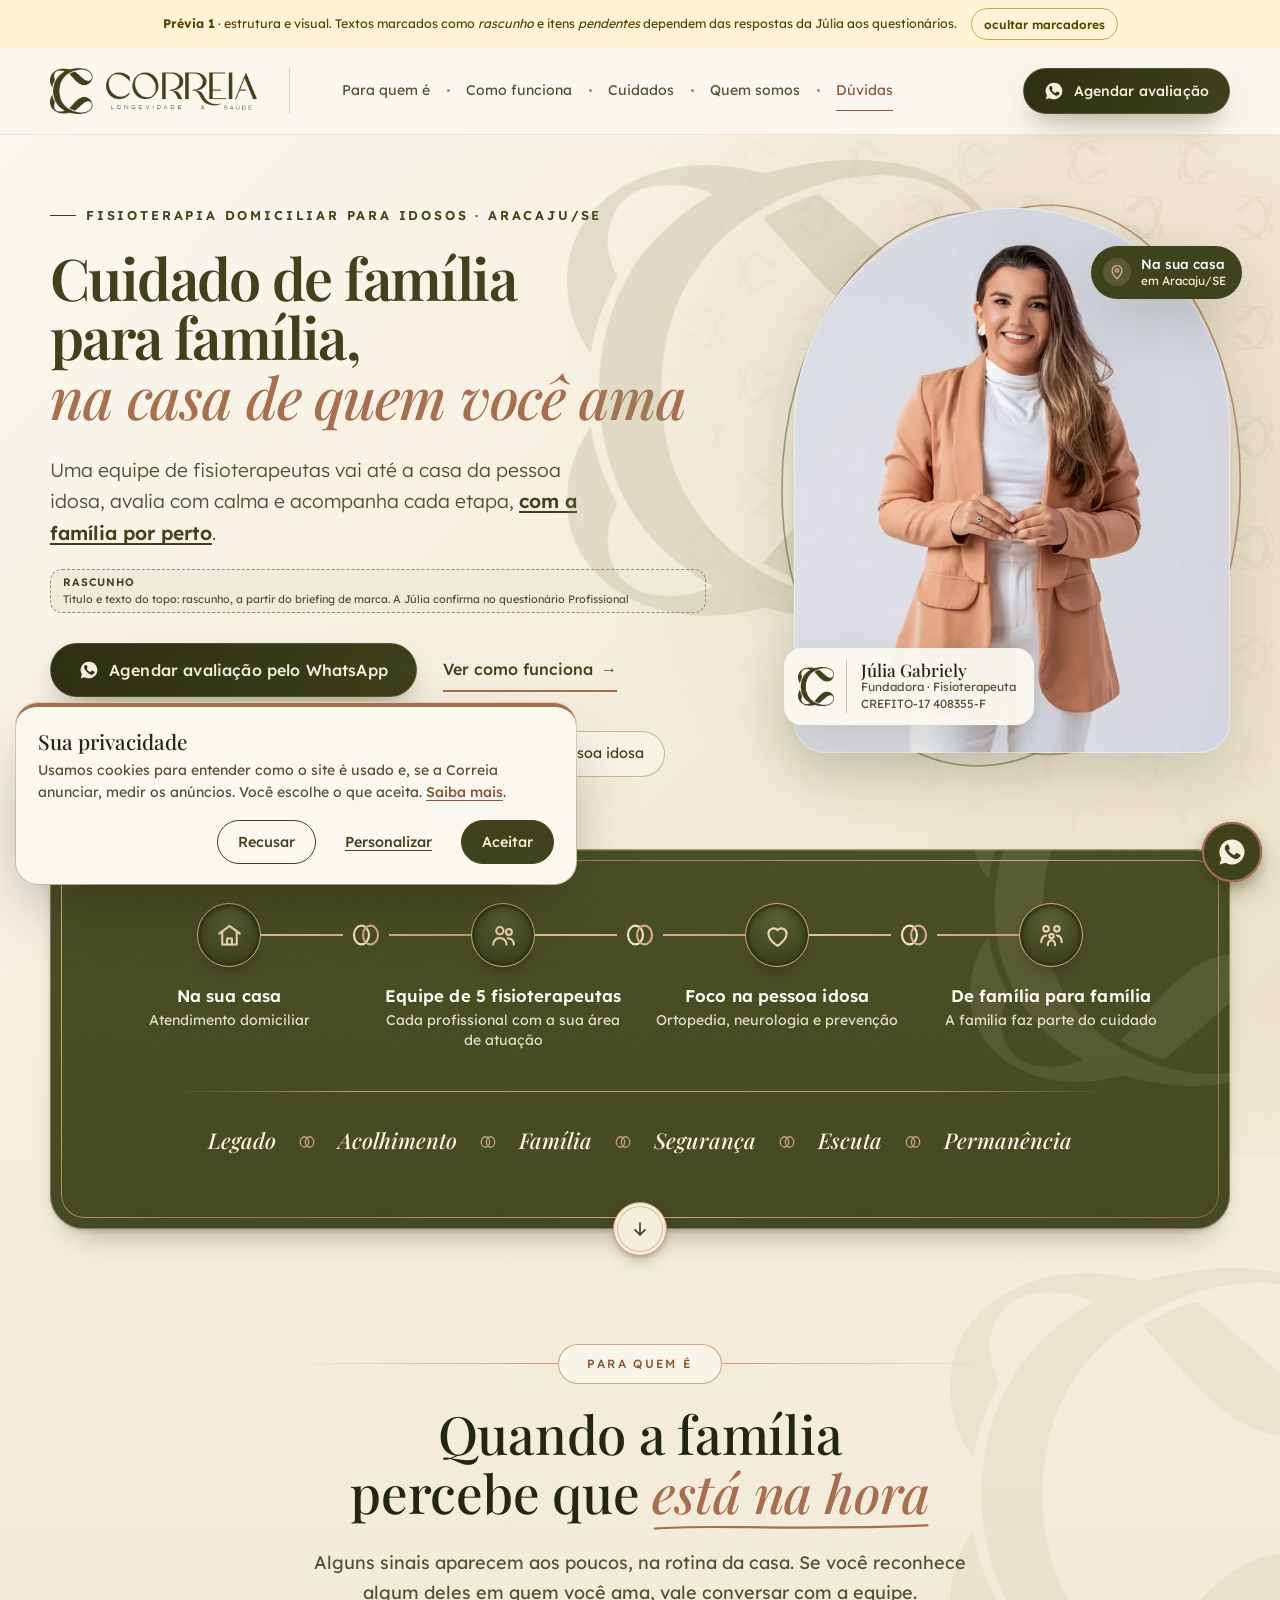
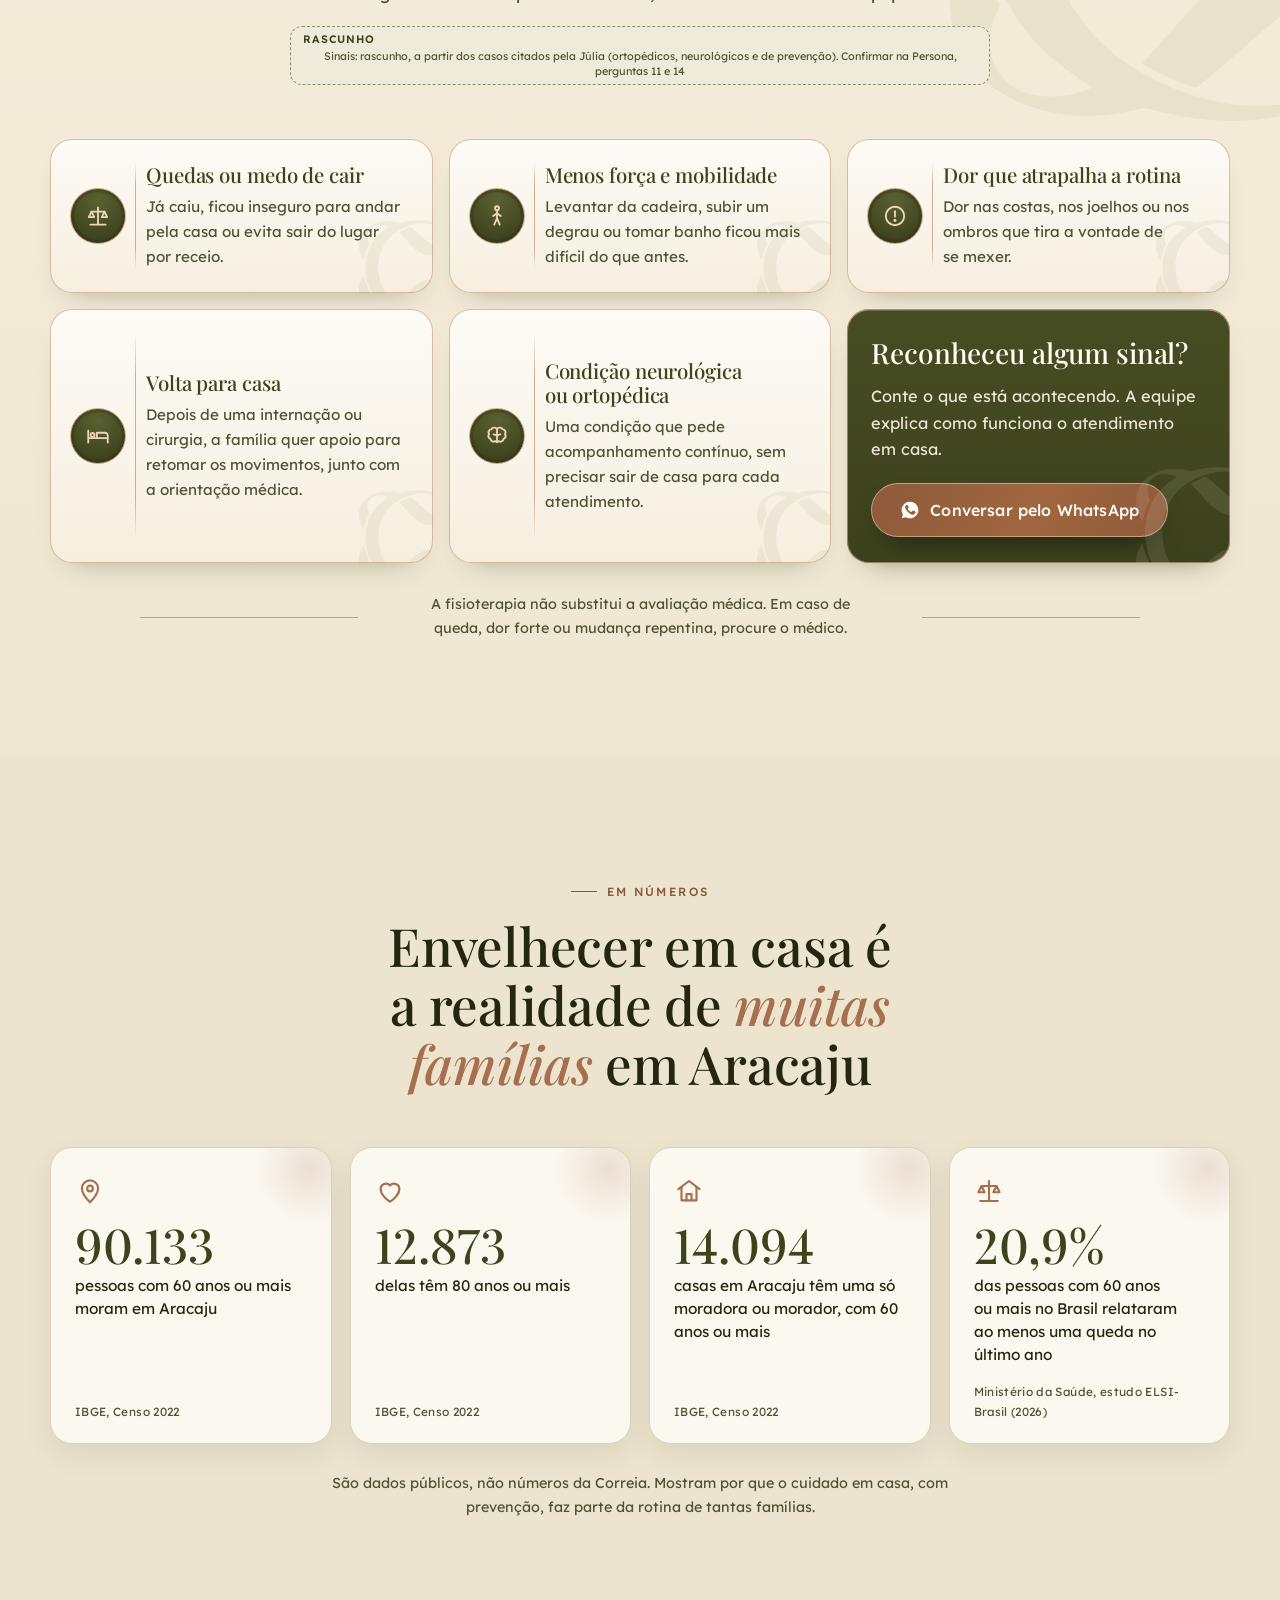
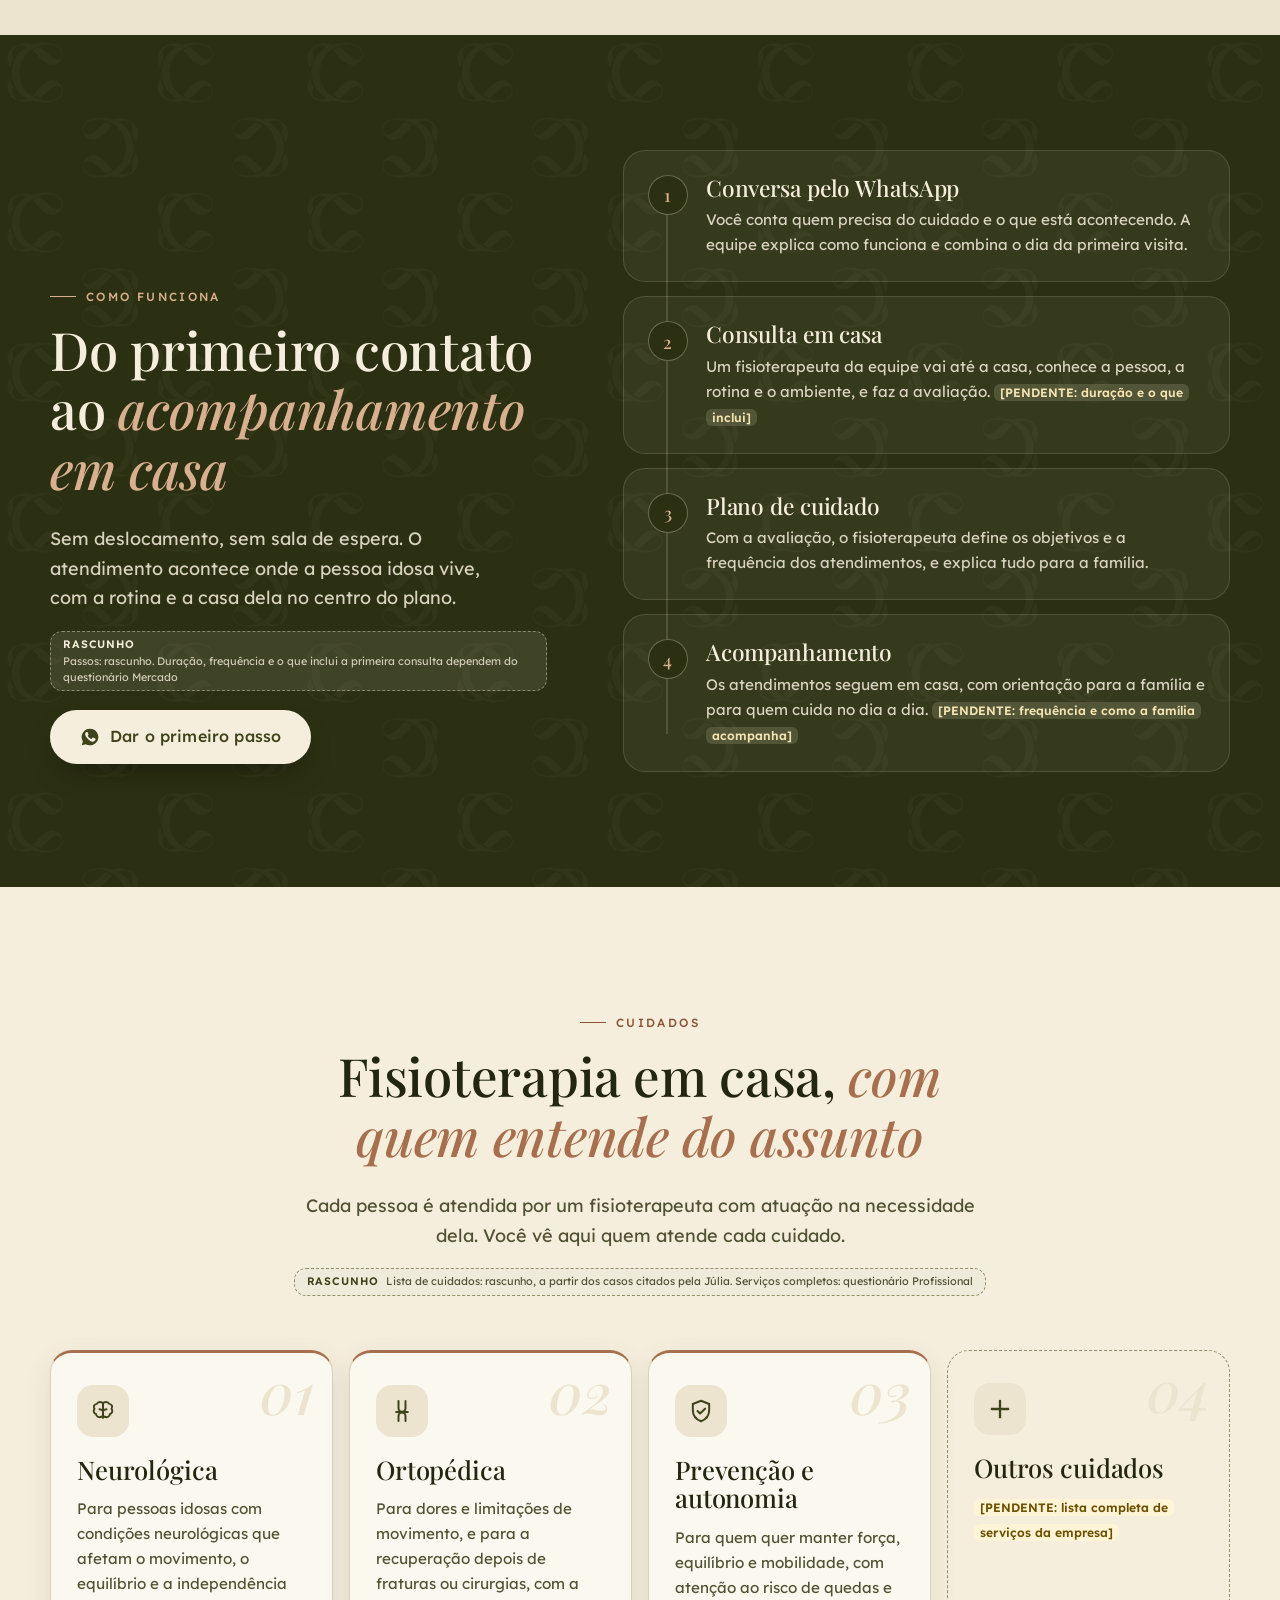
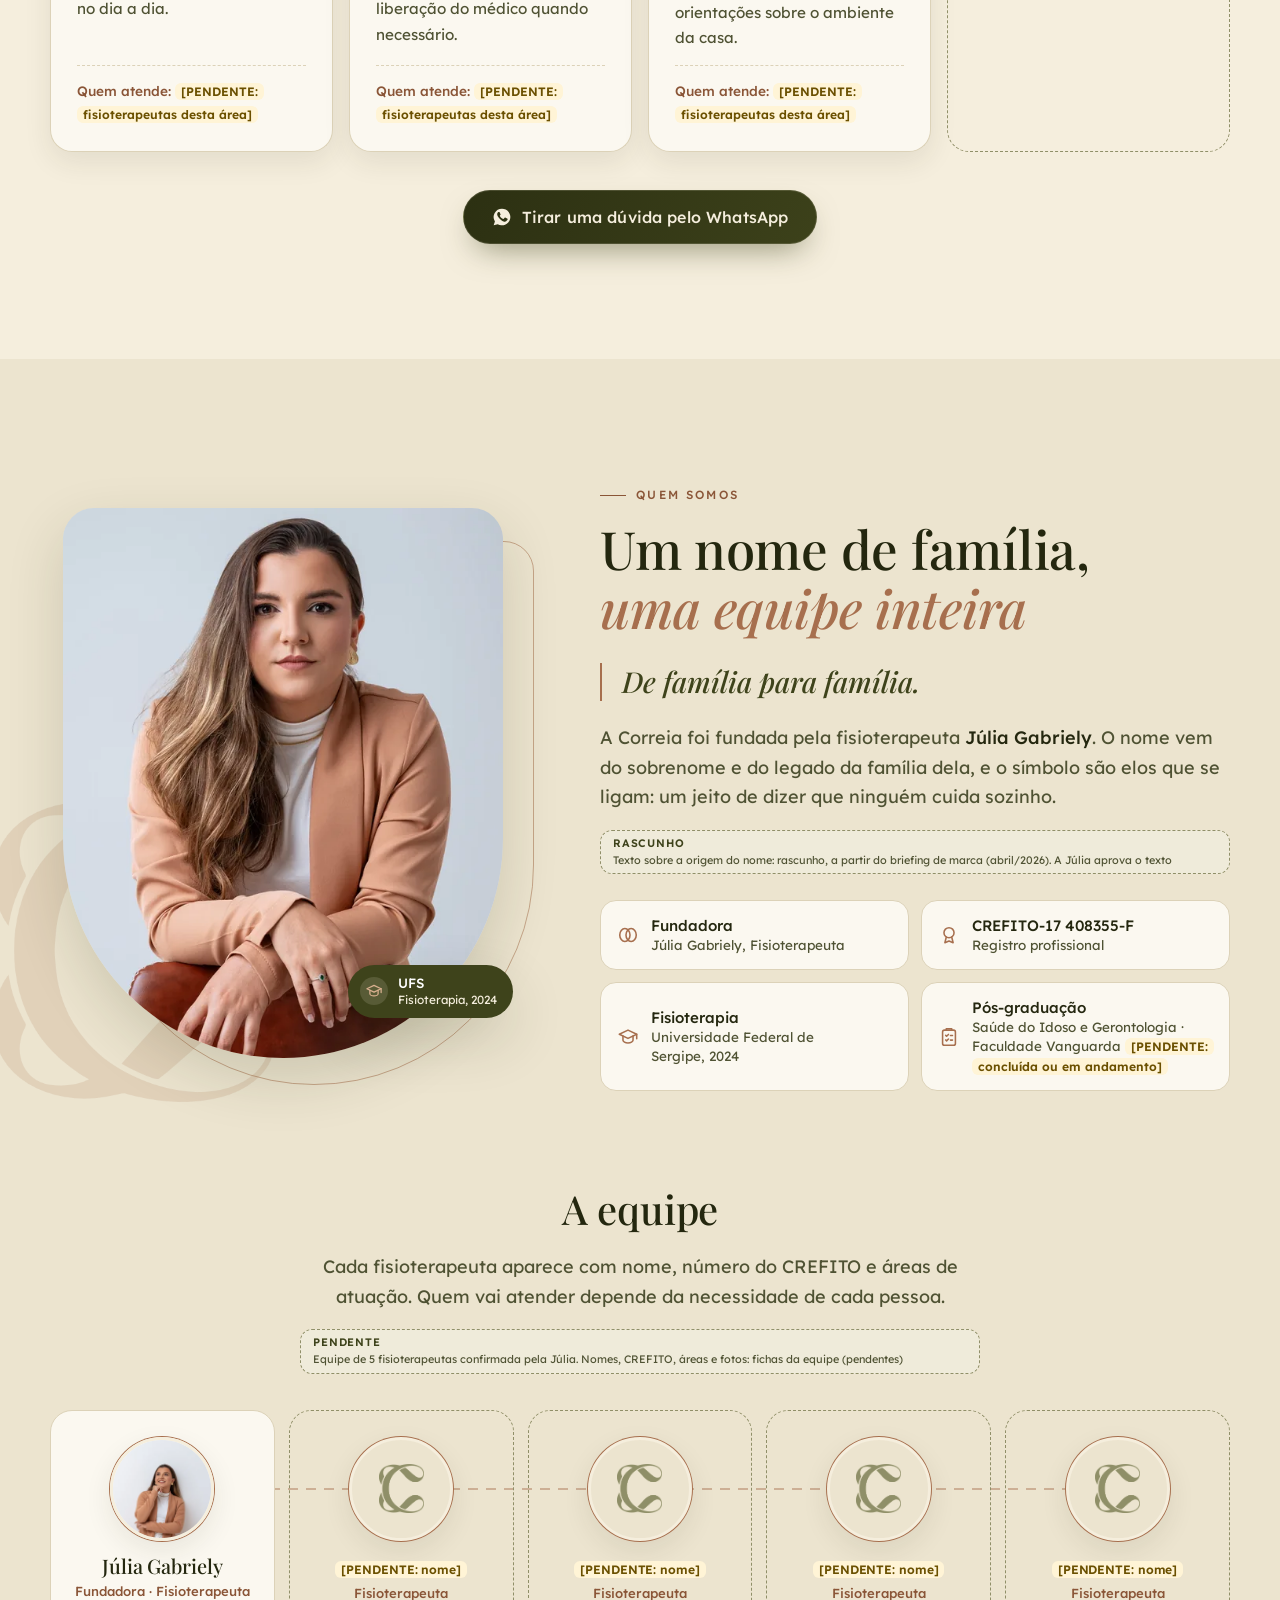
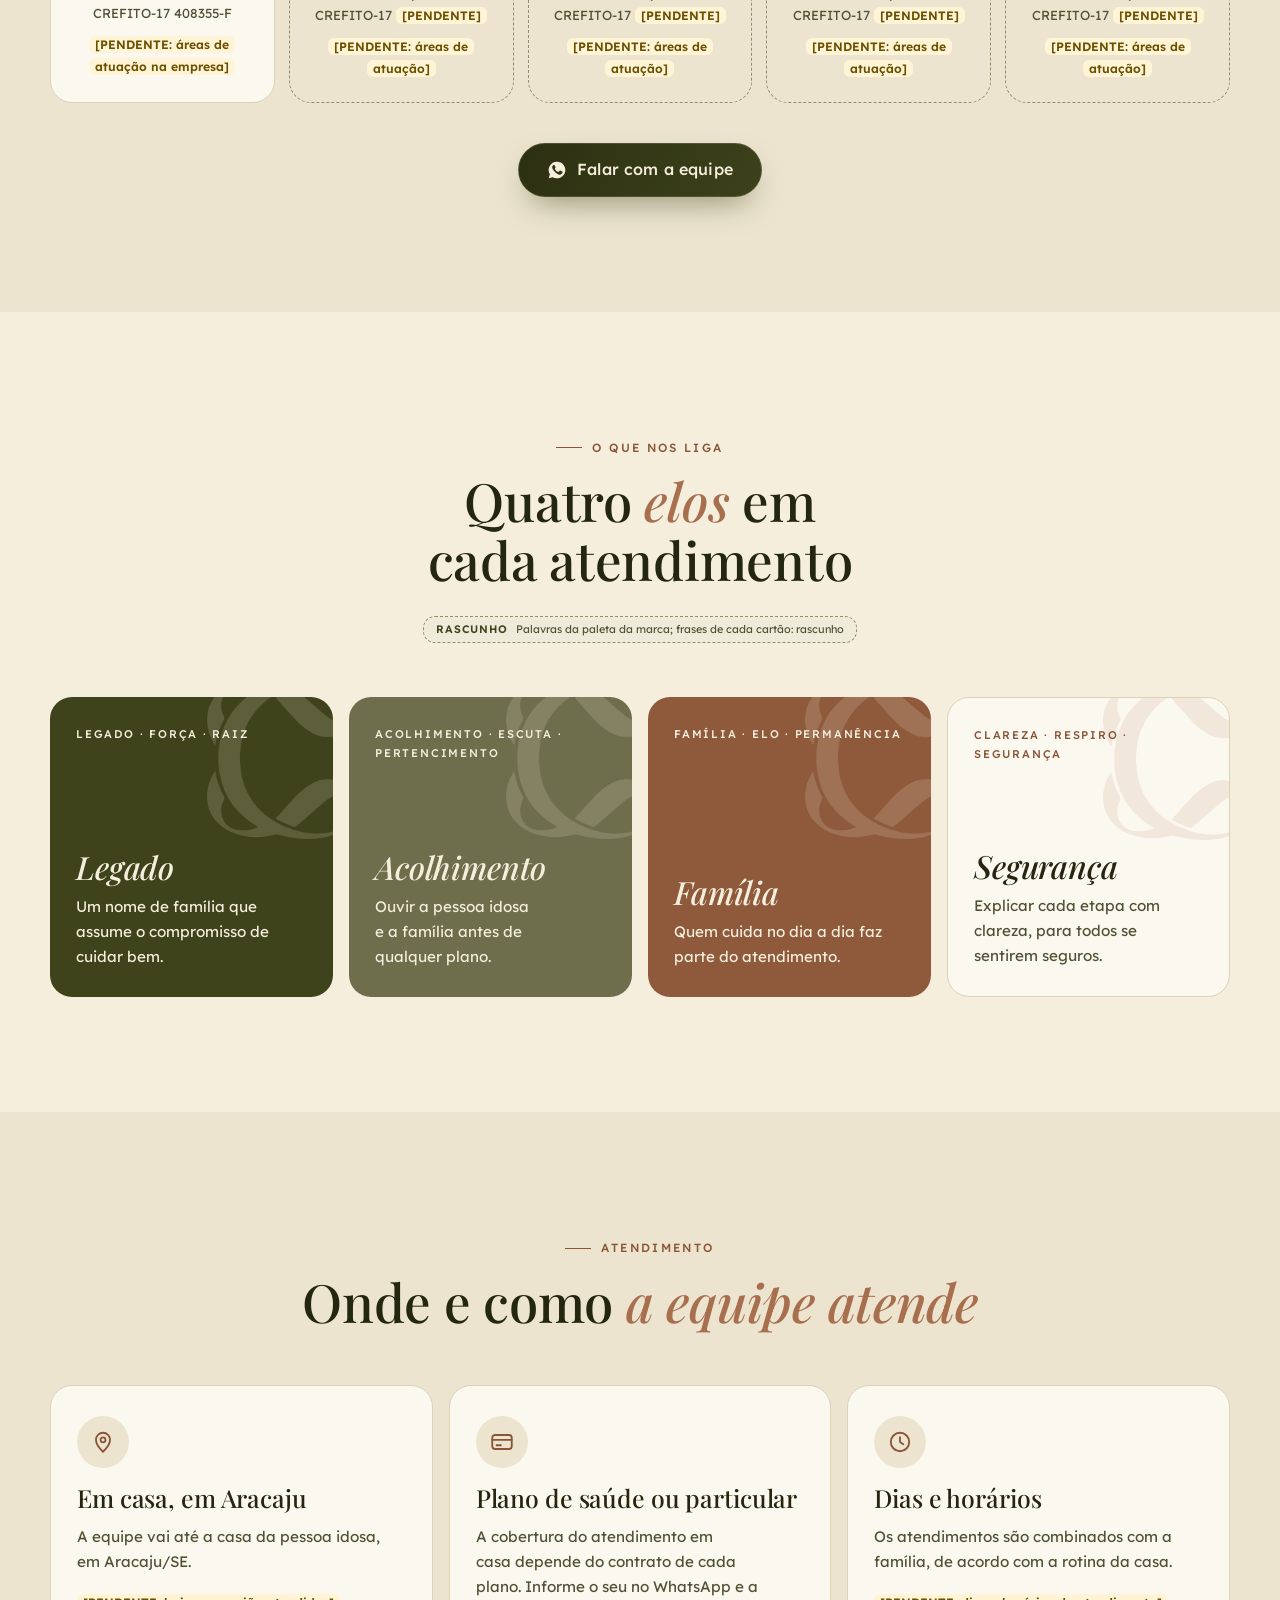
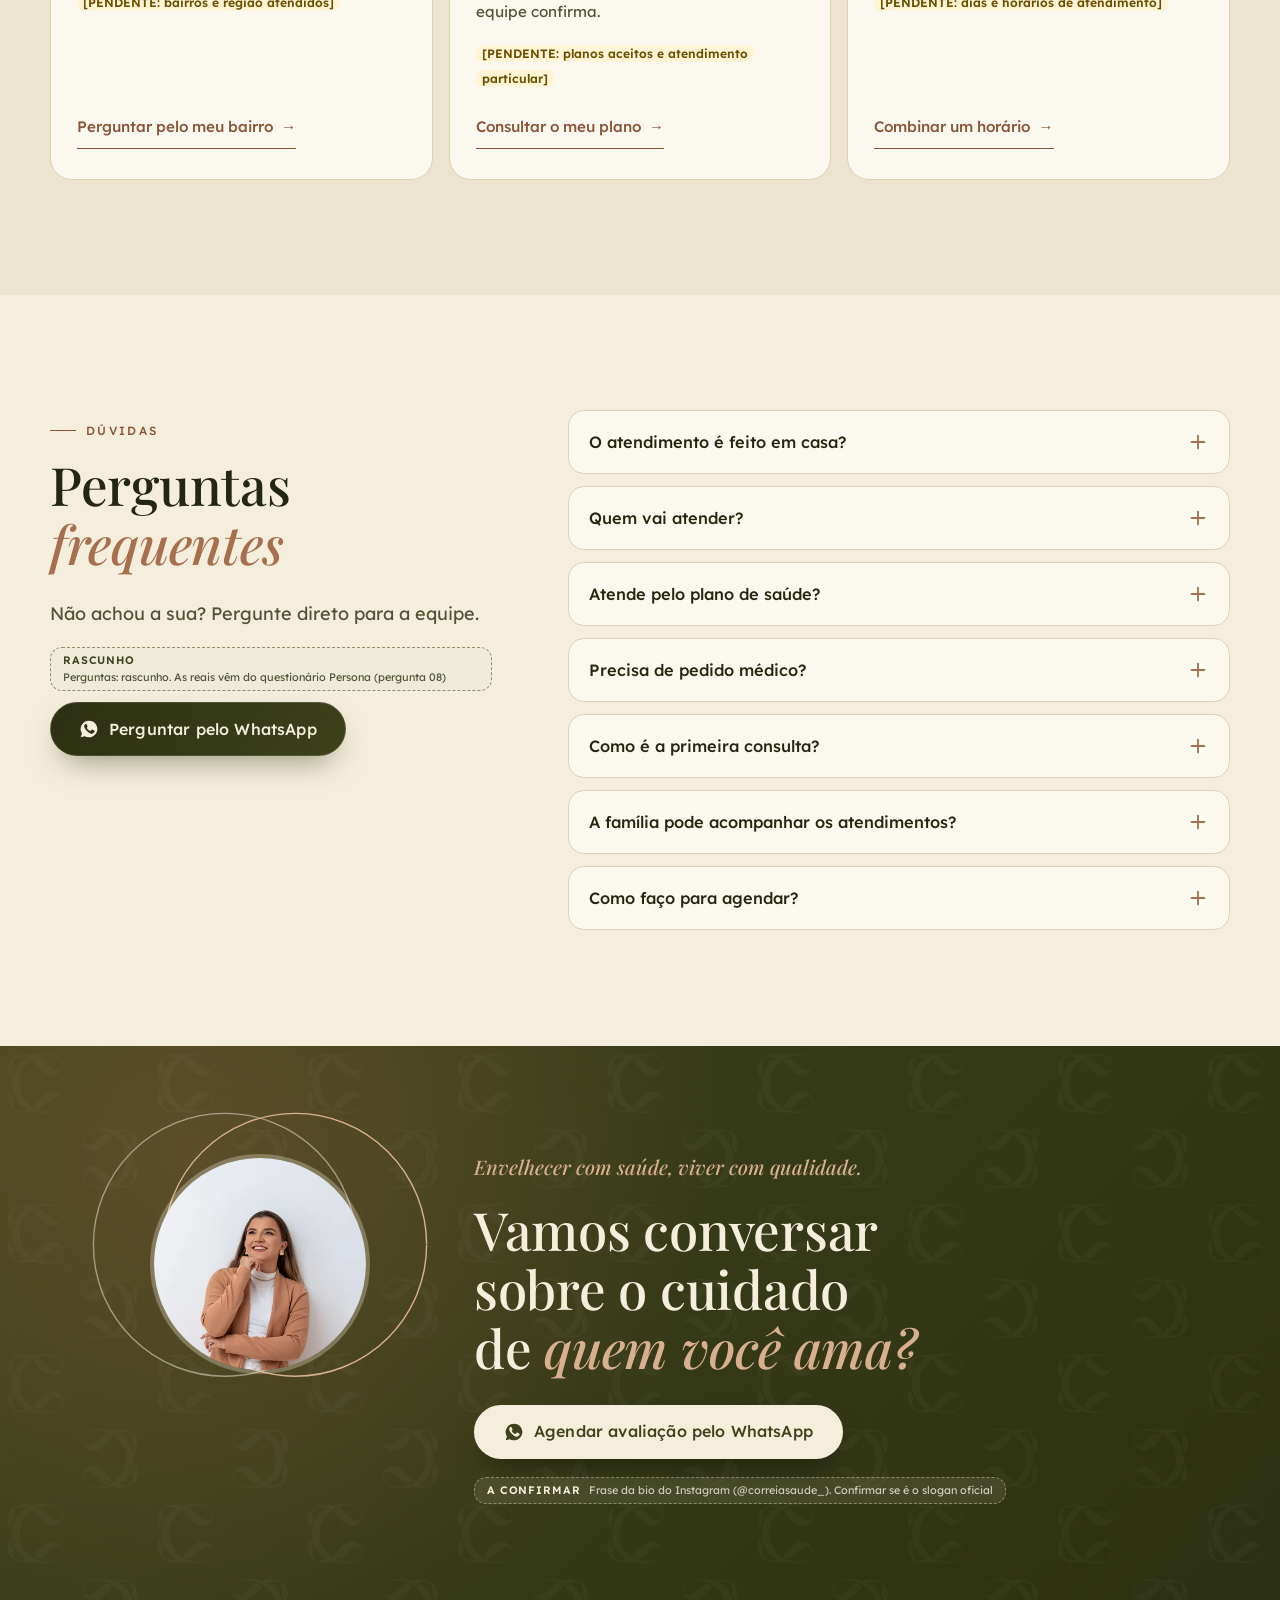
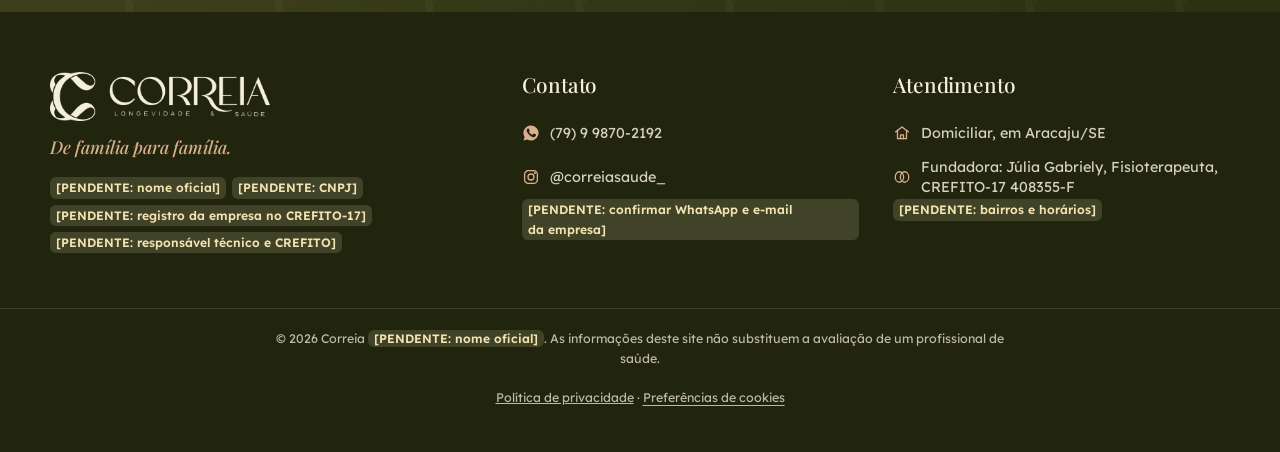
<file: index.html>
<!doctype html>
<html lang="pt-BR">
<head>
    <meta charset="utf-8">
    <meta name="viewport" content="width=device-width, initial-scale=1, viewport-fit=cover">

    <!-- Consentimento (LGPD): tudo começa NEGADO e só muda quando a pessoa escolhe no aviso de cookies.
         Precisa vir ANTES do Google Tag Manager. Se a pessoa já escolheu numa visita anterior, a escolha salva
         (localStorage "correia_consent") é reaplicada aqui, antes de qualquer tag rodar. O aviso fica no consent.js. -->
    <script>
        window.dataLayer = window.dataLayer || [];
        function gtag() { dataLayer.push(arguments); }
        gtag("consent", "default", {
            ad_storage: "denied", ad_user_data: "denied", ad_personalization: "denied",
            analytics_storage: "denied", wait_for_update: 500
        });
        gtag("set", "ads_data_redaction", true);
        (function () {
            try {
                var c = JSON.parse(localStorage.getItem("correia_consent") || "null");
                if (c && c.v === 1) {
                    gtag("consent", "update", {
                        analytics_storage: c.a ? "granted" : "denied",
                        ad_storage: c.m ? "granted" : "denied",
                        ad_user_data: c.m ? "granted" : "denied",
                        ad_personalization: c.m ? "granted" : "denied"
                    });
                    dataLayer.push({ event: "consent_update", consent_analytics: !!c.a, consent_marketing: !!c.m });
                }
            } catch (e) { }
        })();
    </script>
    <!-- Google Tag Manager (contêiner do gestor de tráfego). GA4, Meta Pixel e Microsoft Clarity são configurados no
         painel do GTM, nunca direto no código, para não duplicar.
         PENDENTE: o gestor de tráfego envia o ID (GTM-XXXXXXX). Enquanto GTM_ID estiver vazio, nada é carregado.
         Quando preencher, preencha também o ID no <noscript> logo depois do <body>. -->
    <script>(function (w, d, s, l, i) {
            if (!i) return;
            w[l] = w[l] || []; w[l].push({ "gtm.start": new Date().getTime(), event: "gtm.js" }); var f = d.getElementsByTagName(s)[0],
                j = d.createElement(s), dl = l != "dataLayer" ? "&l=" + l : ""; j.async = true; j.src =
                    "https://www.googletagmanager.com/gtm.js?id=" + i + dl; f.parentNode.insertBefore(j, f);
        })(window, document, "script", "dataLayer", "" /* GTM_ID */);</script>
    <!-- Fim do Google Tag Manager -->

    <!-- PRÉVIA: enquanto não houver aprovação final, a página fica fora dos buscadores. -->
    <meta name="robots" content="noindex, nofollow">

    <!-- PENDENTE: nome oficial da empresa. "Correia" é a parte comum às quatro versões em uso. -->
    <title>Correia | Fisioterapia domiciliar para idosos em Aracaju</title>
    <meta name="description" content="Fisioterapia em casa para pessoas idosas em Aracaju/SE, com uma equipe de fisioterapeutas. Fundada por Júlia Gabriely, Fisioterapeuta (CREFITO-17 408355-F).">
    <meta name="theme-color" content="#3E431B">

    <!-- Contato: o script lê daqui. WhatsApp só com dígitos (DDI + DDD + número).
         PENDENTE: confirmar com a Júlia qual número vale para a empresa. -->
    <meta name="whatsapp-number" content="5579998702192">
    <meta name="instagram-url" content="https://www.instagram.com/correiasaude_/">

    <!-- Dados para o Google (ld+json, canonical, og:*): entram na prévia 2, com nome oficial, CNPJ, região e domínio. -->

    <link rel="icon" href="assets/marca/favicon.png" type="image/png">
    <link rel="apple-touch-icon" href="assets/marca/apple-touch-icon.png">
    <link rel="preconnect" href="https://fonts.googleapis.com">
    <link rel="preconnect" href="https://fonts.gstatic.com" crossorigin>
    <!-- Fontes equivalentes, até chegarem os nomes e arquivos das fontes da marca (PENDENTE). -->
    <link href="https://fonts.googleapis.com/css2?family=Lexend:wght@300;400;500;600&family=Playfair+Display:ital,wght@0,500;0,600;1,500;1,600&display=swap" rel="stylesheet">
    <link rel="preload" as="image" href="assets/fundadora/julia-topo-960.webp" imagesrcset="assets/fundadora/julia-topo-560.webp 560w, assets/fundadora/julia-topo-960.webp 960w" imagesizes="(min-width: 1024px) 460px, 86vw">
    <link rel="stylesheet" href="styles.css?v=20261127-11">
</head>
<body>
<!-- GTM (noscript): PENDENTE o ID do gestor de tráfego. Quando existir, troque por:
     <noscript><iframe src="https://www.googletagmanager.com/ns.html?id=GTM-XXXXXXX" height="0" width="0" style="display:none;visibility:hidden"></iframe></noscript> -->

<!-- Ícones (um único sprite, sem bibliotecas externas). -->
<svg width="0" height="0" style="position:absolute" aria-hidden="true">
    <symbol id="i-x" viewBox="0 0 24 24"><path fill="none" stroke="currentColor" stroke-width="1.8" stroke-linecap="round" d="M6 6l12 12M18 6 6 18"/></symbol>
    <symbol id="i-check" viewBox="0 0 24 24"><path fill="none" stroke="currentColor" stroke-width="2" stroke-linecap="round" stroke-linejoin="round" d="m5 12.5 4.5 4.5L19 7.5"/></symbol>
    <symbol id="i-whatsapp" viewBox="0 0 24 24"><path fill="currentColor" d="M12 2a10 10 0 0 0-8.5 15.3L2 22l4.9-1.4A10 10 0 1 0 12 2Zm5.7 14.2c-.2.7-1.4 1.3-2 1.4-.5 0-1.1.1-1.8-.2-3.8-1.4-6.3-5.3-6.5-5.6-.1-.2-1.2-1.6-1.2-3 0-1.5.8-2.2 1-2.5.3-.3.6-.3.8-.3h.6c.2 0 .4 0 .7.5l.9 2.2c.1.2.1.3 0 .5l-.7 1c-.1.2-.3.3-.1.6.2.3.8 1.2 1.6 2 1.1 1 2.1 1.3 2.4 1.5.3.1.5.1.7-.1l1.1-1.3c.2-.3.4-.3.7-.2l2.2 1.1c.3.2.5.2.6.4.1.1.1.7-.2 1.4Z"/></symbol>
    <symbol id="i-casa" viewBox="0 0 24 24"><g fill="none" stroke="currentColor" stroke-width="1.7" stroke-linecap="round" stroke-linejoin="round"><path d="M3.5 10.5 12 4l8.5 6.5"/><path d="M6 9v10.5h12V9"/><path d="M10 19.5v-5h4v5"/></g></symbol>
    <symbol id="i-cartao" viewBox="0 0 24 24"><g fill="none" stroke="currentColor" stroke-width="1.7" stroke-linecap="round"><rect x="3" y="5.5" width="18" height="13" rx="2.5"/><path d="M3 10h18M7 15h4"/></g></symbol>
    <symbol id="i-maos" viewBox="0 0 24 24"><g fill="none" stroke="currentColor" stroke-width="1.7" stroke-linecap="round" stroke-linejoin="round"><path d="M12 20.5s-7.5-4.6-7.5-10A4.3 4.3 0 0 1 12 7.6a4.3 4.3 0 0 1 7.5 2.9c0 5.4-7.5 10-7.5 10Z"/></g></symbol>
    <symbol id="i-plano" viewBox="0 0 24 24"><g fill="none" stroke="currentColor" stroke-width="1.7" stroke-linecap="round" stroke-linejoin="round"><rect x="5" y="4.5" width="14" height="16.5" rx="2"/><path d="M9 4.5V3h6v1.5"/><path d="m8.4 10.2 1 1 2-2M13.6 10.4h2.2M8.4 15.2l1 1 2-2M13.6 15.4h2.2"/></g></symbol>
    <symbol id="i-passos" viewBox="0 0 24 24"><g fill="none" stroke="currentColor" stroke-width="1.7" stroke-linecap="round" stroke-linejoin="round"><circle cx="12" cy="4.8" r="1.8"/><path d="M12 7.5v6.5M12 9.5l-3.5 2.5M12 9.5l3.5 2.5M12 14l-2.5 6M12 14l2.5 6"/></g></symbol>
    <symbol id="i-equilibrio" viewBox="0 0 24 24"><g fill="none" stroke="currentColor" stroke-width="1.7" stroke-linecap="round" stroke-linejoin="round"><path d="M12 4v16M5 20h14M6 8h12"/><path d="m6 8-2.5 5h5L6 8ZM18 8l-2.5 5h5L18 8Z"/></g></symbol>
    <symbol id="i-dor" viewBox="0 0 24 24"><g fill="none" stroke="currentColor" stroke-width="1.7" stroke-linecap="round" stroke-linejoin="round"><circle cx="12" cy="12" r="8.5"/><path d="M12 7.5v5"/><circle cx="12" cy="16" r=".6" fill="currentColor"/></g></symbol>
    <symbol id="i-cama" viewBox="0 0 24 24"><g fill="none" stroke="currentColor" stroke-width="1.7" stroke-linecap="round" stroke-linejoin="round"><path d="M3 18V7M3 14h18v4M21 14v-2.5a2.5 2.5 0 0 0-2.5-2.5H11v5"/><circle cx="7" cy="11" r="1.8"/></g></symbol>
    <symbol id="i-pin" viewBox="0 0 24 24"><g fill="none" stroke="currentColor" stroke-width="1.7"><path d="M12 21s-6.5-6-6.5-11a6.5 6.5 0 0 1 13 0c0 5-6.5 11-6.5 11Z"/><circle cx="12" cy="10" r="2.3"/></g></symbol>
    <symbol id="i-insta" viewBox="0 0 24 24"><g fill="none" stroke="currentColor" stroke-width="1.7"><rect x="3.5" y="3.5" width="17" height="17" rx="5"/><circle cx="12" cy="12" r="4"/><circle cx="17.2" cy="6.8" r=".6" fill="currentColor"/></g></symbol>
    <symbol id="i-capelo" viewBox="0 0 24 24"><g fill="none" stroke="currentColor" stroke-width="1.7" stroke-linecap="round" stroke-linejoin="round"><path d="M2.5 9 12 4.5 21.5 9 12 13.5 2.5 9Z"/><path d="M6.5 11v4.5c0 1.4 2.5 3 5.5 3s5.5-1.6 5.5-3V11M21.5 9v5"/></g></symbol>
    <symbol id="i-selo" viewBox="0 0 24 24"><g fill="none" stroke="currentColor" stroke-width="1.7" stroke-linecap="round" stroke-linejoin="round"><circle cx="12" cy="9.5" r="5.5"/><path d="m9 14.5-1.5 6 4.5-2 4.5 2-1.5-6"/></g></symbol>
    <symbol id="i-mais" viewBox="0 0 24 24"><path fill="none" stroke="currentColor" stroke-width="2" stroke-linecap="round" d="M12 5v14M5 12h14"/></symbol>
    <symbol id="i-seta" viewBox="0 0 24 24"><path fill="none" stroke="currentColor" stroke-width="2" stroke-linecap="round" stroke-linejoin="round" d="M5 12h14m-6-6 6 6-6 6"/></symbol>
    <!-- Elo: dois anéis que se ligam (o símbolo da marca, em versão de ícone) -->
    <symbol id="i-elo" viewBox="0 0 24 24"><g fill="none" stroke="currentColor" stroke-width="1.7"><ellipse cx="8.6" cy="12" rx="5.6" ry="7"/><ellipse cx="15.4" cy="12" rx="5.6" ry="7"/></g></symbol>
    <symbol id="i-equipe" viewBox="0 0 24 24"><g fill="none" stroke="currentColor" stroke-width="1.7" stroke-linecap="round" stroke-linejoin="round"><circle cx="9" cy="8" r="3"/><path d="M3.5 19.5c0-3.2 2.5-5.5 5.5-5.5s5.5 2.3 5.5 5.5"/><circle cx="16.5" cy="9" r="2.4"/><path d="M15.5 14.2c3 .1 5 2.2 5 5.3"/></g></symbol>
    <symbol id="i-neuro" viewBox="0 0 24 24"><g fill="none" stroke="currentColor" stroke-width="1.7" stroke-linecap="round" stroke-linejoin="round"><path d="M12 5.5c-1-1.6-4.2-1.8-5.3.4-2.2.1-3.3 2.6-2 4.3-1.3 1.5-.6 4 1.3 4.4.2 2.3 2.8 3.4 4.6 2.1.4.5.9.8 1.4.8"/><path d="M12 5.5c1-1.6 4.2-1.8 5.3.4 2.2.1 3.3 2.6 2 4.3 1.3 1.5.6 4-1.3 4.4-.2 2.3-2.8 3.4-4.6 2.1-.4.5-.9.8-1.4.8"/><path d="M12 5.5v12M9 10.5c1 0 2 .6 3 1.5M15 10.5c-1 0-2 .6-3 1.5"/></g></symbol>
    <symbol id="i-articulacao" viewBox="0 0 24 24"><g fill="none" stroke="currentColor" stroke-width="1.7" stroke-linecap="round" stroke-linejoin="round"><path d="M9 3.5v6.2a3 3 0 0 0 6 0V3.5"/><path d="M9 20.5v-4.2a3 3 0 0 1 6 0v4.2"/><path d="M7 12.8h10"/></g></symbol>
    <symbol id="i-escudo" viewBox="0 0 24 24"><g fill="none" stroke="currentColor" stroke-width="1.7" stroke-linecap="round" stroke-linejoin="round"><path d="M12 3.2 5 6v5.4c0 4.4 3 7.9 7 9.4 4-1.5 7-5 7-9.4V6l-7-2.8Z"/><path d="m9 12 2.2 2.2L15.5 10"/></g></symbol>
    <symbol id="i-relogio" viewBox="0 0 24 24"><g fill="none" stroke="currentColor" stroke-width="1.7" stroke-linecap="round" stroke-linejoin="round"><circle cx="12" cy="12" r="8.5"/><path d="M12 7.5V12l3 2"/></g></symbol>
    <symbol id="i-familia" viewBox="0 0 24 24"><g fill="none" stroke="currentColor" stroke-width="1.7" stroke-linecap="round" stroke-linejoin="round"><circle cx="7.5" cy="6.5" r="2.3"/><circle cx="16.5" cy="6.5" r="2.3"/><circle cx="12" cy="12.5" r="1.8"/><path d="M3.5 17.5c0-3 1.8-5.5 4-5.5M20.5 17.5c0-3-1.8-5.5-4-5.5M9 20c0-2.3 1.3-4 3-4s3 1.7 3 4"/></g></symbol>
</svg>

<div class="progresso" aria-hidden="true"><span></span></div>
<a class="pular" href="#conteudo">Pular para o conteúdo</a>

<!-- Faixa da prévia: some no lançamento. O botão esconde os marcadores para ver o visual limpo. -->
<div class="previa-faixa" role="note">
    <span><strong>Prévia 1</strong> · estrutura e visual. Textos marcados como <em>rascunho</em> e itens <em>pendentes</em> dependem das respostas da Júlia aos questionários.</span>
    <button type="button" class="previa-alternar" aria-pressed="true"><span>ocultar marcadores</span></button>
</div>

<header class="topo" id="topo">
    <div class="topo-dentro">
        <a class="marca" href="#inicio" aria-label="Correia, Longevidade e Saúde: voltar ao início">
            <img src="assets/marca/logo-horizontal.webp" width="640" height="142" alt="" class="marca-logo">
        </a>
        <nav class="menu" aria-label="Seções do site">
            <a href="#para-quem">Para quem é</a>
            <a href="#como-funciona">Como funciona</a>
            <a href="#cuidados">Cuidados</a>
            <a href="#quem-somos">Quem somos</a>
            <a href="#duvidas">Dúvidas</a>
        </nav>
        <a class="botao botao-destaque botao-pequeno so-desktop" href="#" data-wa data-wa-origin="menu"><svg aria-hidden="true"><use href="#i-whatsapp"/></svg>Agendar avaliação</a>
        <button type="button" class="menu-botao" aria-expanded="false" aria-controls="menu-movel" aria-label="Abrir menu"><span></span><span></span></button>
    </div>
    <div class="menu-movel" id="menu-movel" hidden>
        <nav aria-label="Seções do site (celular)">
            <a href="#para-quem">Para quem é</a>
            <a href="#como-funciona">Como funciona</a>
            <a href="#cuidados">Cuidados</a>
            <a href="#quem-somos">Quem somos</a>
            <a href="#duvidas">Dúvidas</a>
        </nav>
        <a class="botao botao-destaque" href="#" data-wa data-wa-origin="menu_mobile"><svg aria-hidden="true"><use href="#i-whatsapp"/></svg>Agendar avaliação pelo WhatsApp</a>
    </div>
</header>

<main id="conteudo">

    <!-- ============ TOPO ============ -->
    <section class="hero" id="inicio" aria-labelledby="hero-titulo">
        <span class="hero-ladrilho" aria-hidden="true"></span>
        <div class="conteiner hero-grade">
            <div class="hero-texto">
                <p class="sobretitulo">Fisioterapia domiciliar para idosos · Aracaju/SE</p>
                <h1 id="hero-titulo" data-palavras>Cuidado de família para família, <em>na casa de quem você ama</em></h1>
                <p class="lead">Uma equipe de fisioterapeutas vai até a casa da pessoa idosa, avalia com calma e acompanha cada etapa, <span class="realce">com a família por perto</span>.</p>
                <p class="marcador" data-nota="Título e texto do topo: rascunho, a partir do briefing de marca. A Júlia confirma no questionário Profissional">rascunho</p>
                <div class="acoes">
                    <a class="botao botao-destaque" href="#" data-wa data-wa-origin="hero"><svg aria-hidden="true"><use href="#i-whatsapp"/></svg>Agendar avaliação pelo WhatsApp</a>
                    <a class="link-seta" href="#como-funciona">Ver como funciona</a>
                </div>
                <ul class="chips" aria-label="Destaques">
                    <li><svg aria-hidden="true"><use href="#i-casa"/></svg>Em casa</li>
                    <li><svg aria-hidden="true"><use href="#i-equipe"/></svg>Equipe de fisioterapeutas</li>
                    <li><svg aria-hidden="true"><use href="#i-maos"/></svg>Foco na pessoa idosa</li>
                </ul>
            </div>

            <figure class="hero-foto">
                <img class="hero-simbolo" src="assets/marca/simbolo-salvia.webp" width="417" height="451" alt="" aria-hidden="true">
                <!-- Elos: dois anéis que se desenham em volta da foto (o mesmo gesto do símbolo da marca) -->
                <svg class="hero-elos" viewBox="0 0 400 520" aria-hidden="true" focusable="false">
                    <ellipse class="elo-a" cx="170" cy="270" rx="168" ry="238" pathLength="1"/>
                    <ellipse class="elo-b" cx="232" cy="262" rx="164" ry="236" pathLength="1"/>
                </svg>
                <div class="hero-moldura">
                    <img src="assets/fundadora/julia-topo-960.webp" srcset="assets/fundadora/julia-topo-560.webp 560w, assets/fundadora/julia-topo-960.webp 960w" sizes="(min-width: 1024px) 460px, 86vw" width="960" height="1200" alt="Júlia Gabriely, fundadora da Correia, sorrindo, de blazer terracota." fetchpriority="high">
                </div>
                <figcaption class="flutua cartao-credencial">
                    <img src="assets/marca/simbolo-oliva.webp" width="417" height="451" alt="">
                    <span><strong>Júlia Gabriely</strong>Fundadora · Fisioterapeuta<br>CREFITO-17 408355-F</span>
                </figcaption>
                <div class="flutua flutua-2 cartao-selo"><svg aria-hidden="true"><use href="#i-pin"/></svg><span><strong>Na sua casa</strong>em Aracaju/SE</span></div>
            </figure>
        </div>

        <!-- ============ PONTE: a peça que liga o topo ao resto da página ============
             Os 4 destaques ficam ligados por um fio com elos (o gesto do símbolo da marca), que se desenha quando a peça
             entra na tela; embaixo, as palavras da paleta da marca, paradas e legíveis. A peça "flutua" sobre a divisa
             entre o topo e "Para quem é" (a sobra é a variável --ponte-sobra no styles.css).
             Para mudar um destaque, mexa só no texto do <li>; o fio e os elos são decorativos (aria-hidden). -->
        <div class="conteiner ponte-caixa">
            <div class="ponte">
                <span class="ponte-simbolo" aria-hidden="true"></span>
                <ul class="ponte-itens">
                    <li class="ponte-item"><span class="ponte-icone"><svg aria-hidden="true"><use href="#i-casa"/></svg></span><span class="ponte-texto"><strong>Na sua casa</strong>Atendimento domiciliar</span></li>
                    <li class="ponte-item"><span class="ponte-liga" aria-hidden="true"><span class="ponte-fio"></span><svg class="ponte-elo" viewBox="0 0 24 24"><ellipse class="elo-esq" cx="8.6" cy="12" rx="5.6" ry="7"/><ellipse class="elo-dir" cx="15.4" cy="12" rx="5.6" ry="7"/></svg></span><span class="ponte-icone"><svg aria-hidden="true"><use href="#i-equipe"/></svg></span><span class="ponte-texto"><strong>Equipe de 5 fisioterapeutas</strong>Cada profissional com a sua área de atuação</span></li>
                    <li class="ponte-item"><span class="ponte-liga" aria-hidden="true"><span class="ponte-fio"></span><svg class="ponte-elo" viewBox="0 0 24 24"><ellipse class="elo-esq" cx="8.6" cy="12" rx="5.6" ry="7"/><ellipse class="elo-dir" cx="15.4" cy="12" rx="5.6" ry="7"/></svg></span><span class="ponte-icone"><svg aria-hidden="true"><use href="#i-maos"/></svg></span><span class="ponte-texto"><strong>Foco na pessoa idosa</strong>Ortopedia, neurologia e prevenção</span></li>
                    <li class="ponte-item"><span class="ponte-liga" aria-hidden="true"><span class="ponte-fio"></span><svg class="ponte-elo" viewBox="0 0 24 24"><ellipse class="elo-esq" cx="8.6" cy="12" rx="5.6" ry="7"/><ellipse class="elo-dir" cx="15.4" cy="12" rx="5.6" ry="7"/></svg></span><span class="ponte-icone"><svg aria-hidden="true"><use href="#i-familia"/></svg></span><span class="ponte-texto"><strong>De família para família</strong>A família faz parte do cuidado</span></li>
                </ul>
                <!-- Palavras da paleta da marca (Identidade Visual › Paleta de cores) -->
                <p class="ponte-palavras"><span>Legado</span><svg aria-hidden="true"><use href="#i-elo"/></svg><span>Acolhimento</span><svg aria-hidden="true"><use href="#i-elo"/></svg><span>Família</span><svg aria-hidden="true"><use href="#i-elo"/></svg><span>Segurança</span><svg aria-hidden="true"><use href="#i-elo"/></svg><span>Escuta</span><svg aria-hidden="true"><use href="#i-elo"/></svg><span>Permanência</span></p>
                <a class="ponte-seguir" href="#para-quem" aria-label="Seguir para: Para quem é"><svg aria-hidden="true"><use href="#i-seta"/></svg></a>
            </div>
        </div>
    </section>

    <!-- ============ PARA QUEM É ============ -->
    <section class="secao" id="para-quem" aria-labelledby="para-quem-titulo">
        <div class="conteiner">
            <header class="cabeca centro">
                <p class="sobretitulo sobretitulo-pilula"><span>Para quem é</span></p>
                <h2 id="para-quem-titulo">Quando a família percebe que <em>está na hora</em></h2>
                <p>Alguns sinais aparecem aos poucos, na rotina da casa. Se você reconhece algum deles em quem você ama, vale conversar com a equipe.</p>
                <p class="marcador" data-nota="Sinais: rascunho, a partir dos casos citados pela Júlia (ortopédicos, neurológicos e de prevenção). Confirmar na Persona, perguntas 11 e 14">rascunho</p>
            </header>
            <ul class="sinais">
                <li class="sinal revelar" style="--i:0">
                    <span class="sinal-icone"><svg aria-hidden="true"><use href="#i-equilibrio"/></svg></span>
                    <h3>Quedas ou medo de cair</h3>
                    <p>Já caiu, ficou inseguro para andar pela casa ou evita sair do lugar por receio.</p>
                </li>
                <li class="sinal revelar" style="--i:1">
                    <span class="sinal-icone"><svg aria-hidden="true"><use href="#i-passos"/></svg></span>
                    <h3>Menos força e mobilidade</h3>
                    <p>Levantar da cadeira, subir um degrau ou tomar banho ficou mais difícil do que antes.</p>
                </li>
                <li class="sinal revelar" style="--i:2">
                    <span class="sinal-icone"><svg aria-hidden="true"><use href="#i-dor"/></svg></span>
                    <h3>Dor que atrapalha a rotina</h3>
                    <p>Dor nas costas, nos joelhos ou nos ombros que tira a vontade de se mexer.</p>
                </li>
                <li class="sinal revelar" style="--i:0">
                    <span class="sinal-icone"><svg aria-hidden="true"><use href="#i-cama"/></svg></span>
                    <h3>Volta para casa</h3>
                    <p>Depois de uma internação ou cirurgia, a família quer apoio para retomar os movimentos, junto com a orientação médica.</p>
                </li>
                <li class="sinal revelar" style="--i:1">
                    <span class="sinal-icone"><svg aria-hidden="true"><use href="#i-neuro"/></svg></span>
                    <h3>Condição neurológica ou ortopédica</h3>
                    <p>Uma condição que pede acompanhamento contínuo, sem precisar sair de casa para cada atendimento.</p>
                </li>
                <li class="sinal sinal-chamada revelar" style="--i:2">
                    <h3>Reconheceu algum sinal?</h3>
                    <p>Conte o que está acontecendo. A equipe explica como funciona o atendimento em casa.</p>
                    <a class="botao botao-claro botao-destaque" href="#" data-wa data-wa-origin="para_quem"><svg aria-hidden="true"><use href="#i-whatsapp"/></svg>Conversar pelo WhatsApp</a>
                </li>
            </ul>
            <p class="nota-centro"><span>A fisioterapia não substitui a avaliação médica. Em caso de queda, dor forte ou mudança repentina, procure o médico.</span></p>
        </div>
    </section>

    <!-- ============ EM NÚMEROS (dados públicos, com fonte) ============ -->
    <section class="secao secao-numeros" id="numeros" aria-labelledby="numeros-titulo">
        <div class="conteiner">
            <header class="cabeca centro">
                <p class="sobretitulo">Em números</p>
                <h2 id="numeros-titulo">Envelhecer em casa é a realidade de <em>muitas famílias</em> em Aracaju</h2>
            </header>
            <ul class="numeros-grade">
                <li class="numero revelar" style="--i:0">
                    <svg aria-hidden="true"><use href="#i-pin"/></svg>
                    <span class="numero-valor" data-contar="90134">90.134</span>
                    <span class="numero-texto">pessoas com 60 anos ou mais moram em Aracaju</span>
                    <small>IBGE, Censo 2022</small>
                </li>
                <li class="numero revelar" style="--i:1">
                    <svg aria-hidden="true"><use href="#i-maos"/></svg>
                    <span class="numero-valor" data-contar="12873">12.873</span>
                    <span class="numero-texto">delas têm 80 anos ou mais</span>
                    <small>IBGE, Censo 2022</small>
                </li>
                <li class="numero revelar" style="--i:2">
                    <svg aria-hidden="true"><use href="#i-casa"/></svg>
                    <span class="numero-valor" data-contar="14094">14.094</span>
                    <span class="numero-texto">casas em Aracaju têm uma só moradora ou morador, com 60 anos ou mais</span>
                    <small>IBGE, Censo 2022</small>
                </li>
                <li class="numero revelar" style="--i:3">
                    <svg aria-hidden="true"><use href="#i-equilibrio"/></svg>
                    <span class="numero-valor" data-contar="20.9" data-casas="1" data-sufixo="%">20,9%</span>
                    <span class="numero-texto">das pessoas com 60 anos ou mais no Brasil relataram ao menos uma queda no último ano</span>
                    <small>Ministério da Saúde, estudo ELSI-Brasil (2026)</small>
                </li>
            </ul>
            <p class="numeros-nota">São dados públicos, não números da Correia. Mostram por que o cuidado em casa, com prevenção, faz parte da rotina de tantas famílias.</p>
        </div>
    </section>

    <!-- ============ COMO FUNCIONA ============
         Passos a partir da Resolução COFFITO 565/2022 (atenção domiciliar). Como a Correia faz na prática: PENDENTE. -->
    <section class="secao secao-escura" id="como-funciona" aria-labelledby="como-titulo">
        <span class="secao-ladrilho" aria-hidden="true"></span>
        <div class="conteiner como-grade">
            <div class="como-texto">
                <p class="sobretitulo claro">Como funciona</p>
                <h2 id="como-titulo">Do primeiro contato ao <em>acompanhamento em casa</em></h2>
                <p>Sem deslocamento, sem sala de espera. O atendimento acontece onde a pessoa idosa vive, com a rotina e a casa dela no centro do plano.</p>
                <p class="marcador escuro" data-nota="Passos: rascunho. Duração, frequência e o que inclui a primeira consulta dependem do questionário Mercado">rascunho</p>
                <a class="botao botao-claro botao-destaque" href="#" data-wa data-wa-origin="como_funciona"><svg aria-hidden="true"><use href="#i-whatsapp"/></svg>Dar o primeiro passo</a>
            </div>
            <ol class="passos">
                <li class="passo revelar">
                    <span class="passo-num">1</span>
                    <div>
                        <h3>Conversa pelo WhatsApp</h3>
                        <p>Você conta quem precisa do cuidado e o que está acontecendo. A equipe explica como funciona e combina o dia da primeira visita.</p>
                    </div>
                </li>
                <li class="passo revelar">
                    <span class="passo-num">2</span>
                    <div>
                        <h3>Consulta em casa</h3>
                        <p>Um fisioterapeuta da equipe vai até a casa, conhece a pessoa, a rotina e o ambiente, e faz a avaliação. <span class="pendente">[PENDENTE: duração e o que inclui]</span></p>
                    </div>
                </li>
                <li class="passo revelar">
                    <span class="passo-num">3</span>
                    <div>
                        <h3>Plano de cuidado</h3>
                        <p>Com a avaliação, o fisioterapeuta define os objetivos e a frequência dos atendimentos, e explica tudo para a família.</p>
                    </div>
                </li>
                <li class="passo revelar">
                    <span class="passo-num">4</span>
                    <div>
                        <h3>Acompanhamento</h3>
                        <p>Os atendimentos seguem em casa, com orientação para a família e para quem cuida no dia a dia. <span class="pendente">[PENDENTE: frequência e como a família acompanha]</span></p>
                    </div>
                </li>
            </ol>
        </div>
    </section>

    <!-- ============ CUIDADOS ============
         "Quem atende" é preenchido pelo script.js a partir do bloco da EQUIPE (data-areas de cada ficha).
         Para mudar quem atende o quê, mexa só nas fichas da equipe, mais abaixo. -->
    <section class="secao" id="cuidados" aria-labelledby="cuidados-titulo">
        <div class="conteiner">
            <header class="cabeca centro">
                <p class="sobretitulo">Cuidados</p>
                <h2 id="cuidados-titulo">Fisioterapia em casa, <em>com quem entende do assunto</em></h2>
                <p>Cada pessoa é atendida por um fisioterapeuta com atuação na necessidade dela. Você vê aqui quem atende cada cuidado.</p>
                <p class="marcador" data-nota="Lista de cuidados: rascunho, a partir dos casos citados pela Júlia. Serviços completos: questionário Profissional">rascunho</p>
            </header>
            <div class="cuidados">
                <article class="cuidado revelar" style="--i:0" data-cuidado="neurologica">
                    <span class="cuidado-num" aria-hidden="true">01</span>
                    <svg aria-hidden="true"><use href="#i-neuro"/></svg>
                    <h3>Neurológica</h3>
                    <p>Para pessoas idosas com condições neurológicas que afetam o movimento, o equilíbrio e a independência no dia a dia.</p>
                    <p class="quem-atende" data-quem-atende><a href="#quem-somos">Veja quem atende em Quem somos</a></p>
                </article>
                <article class="cuidado revelar" style="--i:1" data-cuidado="ortopedica">
                    <span class="cuidado-num" aria-hidden="true">02</span>
                    <svg aria-hidden="true"><use href="#i-articulacao"/></svg>
                    <h3>Ortopédica</h3>
                    <p>Para dores e limitações de movimento, e para a recuperação depois de fraturas ou cirurgias, com a liberação do médico quando necessário.</p>
                    <p class="quem-atende" data-quem-atende><a href="#quem-somos">Veja quem atende em Quem somos</a></p>
                </article>
                <article class="cuidado revelar" style="--i:2" data-cuidado="prevencao">
                    <span class="cuidado-num" aria-hidden="true">03</span>
                    <svg aria-hidden="true"><use href="#i-escudo"/></svg>
                    <h3>Prevenção e autonomia</h3>
                    <p>Para quem quer manter força, equilíbrio e mobilidade, com atenção ao risco de quedas e orientações sobre o ambiente da casa.</p>
                    <p class="quem-atende" data-quem-atende><a href="#quem-somos">Veja quem atende em Quem somos</a></p>
                </article>
                <article class="cuidado cuidado-pendente revelar" style="--i:3">
                    <span class="cuidado-num" aria-hidden="true">04</span>
                    <svg aria-hidden="true"><use href="#i-mais"/></svg>
                    <h3>Outros cuidados</h3>
                    <p><span class="pendente">[PENDENTE: lista completa de serviços da empresa]</span></p>
                </article>
            </div>
            <div class="centro"><a class="botao botao-destaque" href="#" data-wa data-wa-origin="cuidados"><svg aria-hidden="true"><use href="#i-whatsapp"/></svg>Tirar uma dúvida pelo WhatsApp</a></div>
        </div>
    </section>

    <!-- ============ QUEM SOMOS: a fundadora e a equipe ============ -->
    <section class="secao secao-bege" id="quem-somos" aria-labelledby="quem-titulo">
        <div class="conteiner">
            <div class="sobre-grade">
                <figure class="sobre-foto">
                    <span class="sobre-aro" aria-hidden="true"></span>
                    <img src="assets/fundadora/julia-sobre-900.webp" srcset="assets/fundadora/julia-sobre-560.webp 560w, assets/fundadora/julia-sobre-900.webp 900w" sizes="(min-width: 1024px) 440px, 86vw" width="900" height="1125" alt="Júlia Gabriely apoiada no encosto de uma cadeira, sorrindo." loading="lazy">
                    <figcaption class="flutua flutua-3 cartao-selo"><svg aria-hidden="true"><use href="#i-capelo"/></svg><span><strong>UFS</strong>Fisioterapia, 2024</span></figcaption>
                </figure>
                <div class="sobre-texto">
                    <p class="sobretitulo">Quem somos</p>
                    <h2 id="quem-titulo">Um nome de família, <em>uma equipe inteira</em></h2>
                    <blockquote class="citacao"><p>De família para família.</p></blockquote>
                    <p>A Correia foi fundada pela fisioterapeuta <strong>Júlia Gabriely</strong>. O nome vem do sobrenome e do legado da família dela, e o símbolo são elos que se ligam: um jeito de dizer que ninguém cuida sozinho.</p>
                    <p class="marcador" data-nota="Texto sobre a origem do nome: rascunho, a partir do briefing de marca (abril/2026). A Júlia aprova o texto">rascunho</p>
                    <ul class="credenciais">
                        <li><svg aria-hidden="true"><use href="#i-elo"/></svg><span><strong>Fundadora</strong>Júlia Gabriely, Fisioterapeuta</span></li>
                        <li><svg aria-hidden="true"><use href="#i-selo"/></svg><span><strong>CREFITO-17 408355-F</strong>Registro profissional</span></li>
                        <li><svg aria-hidden="true"><use href="#i-capelo"/></svg><span><strong>Fisioterapia</strong>Universidade Federal de Sergipe, 2024</span></li>
                        <li><svg aria-hidden="true"><use href="#i-plano"/></svg><span><strong>Pós-graduação</strong>Saúde do Idoso e Gerontologia · Faculdade Vanguarda <span class="pendente">[PENDENTE: concluída ou em andamento]</span></span></li>
                    </ul>
                </div>
            </div>

            <!-- ============ EQUIPE: bloco único ============
                 Cada ficha só vai ao ar com: nome como a pessoa quer aparecer, "Fisioterapeuta", CREFITO, formação
                 e áreas de atuação confirmadas por ela, e foto com autorização escrita da própria pessoa.
                 data-areas: as áreas de atuação, separadas por espaço, com os mesmos nomes de data-cuidado
                 (neurologica, ortopedica, prevencao). O script.js usa isso para escrever "Quem atende" em Cuidados.
                 Nunca escrever "especialista" sem título do COFFITO e RQE em nome da pessoa. -->
            <div class="equipe-cabeca">
                <h3 class="equipe-titulo">A equipe</h3>
                <p>Cada fisioterapeuta aparece com nome, número do CREFITO e áreas de atuação. Quem vai atender depende da necessidade de cada pessoa.</p>
                <p class="marcador" data-nota="Equipe de 5 fisioterapeutas confirmada pela Júlia. Nomes, CREFITO, áreas e fotos: fichas da equipe (pendentes)">pendente</p>
            </div>
            <ul class="equipe">
                <li class="membro revelar" style="--i:0" data-membro data-nome="Júlia Gabriely" data-areas="">
                    <img class="membro-foto" src="assets/fundadora/julia-chamada-400.webp" width="400" height="400" alt="Júlia Gabriely" loading="lazy">
                    <h4>Júlia Gabriely</h4>
                    <p class="membro-cargo">Fundadora · Fisioterapeuta</p>
                    <p class="membro-crefito">CREFITO-17 408355-F</p>
                    <p class="membro-areas"><span class="pendente">[PENDENTE: áreas de atuação na empresa]</span></p>
                </li>
                <li class="membro membro-vago revelar" style="--i:1" data-membro data-nome="" data-areas="">
                    <span class="membro-foto membro-sem-foto" aria-hidden="true"></span>
                    <h4><span class="pendente">[PENDENTE: nome]</span></h4>
                    <p class="membro-cargo">Fisioterapeuta</p>
                    <p class="membro-crefito">CREFITO-17 <span class="pendente">[PENDENTE]</span></p>
                    <p class="membro-areas"><span class="pendente">[PENDENTE: áreas de atuação]</span></p>
                </li>
                <li class="membro membro-vago revelar" style="--i:2" data-membro data-nome="" data-areas="">
                    <span class="membro-foto membro-sem-foto" aria-hidden="true"></span>
                    <h4><span class="pendente">[PENDENTE: nome]</span></h4>
                    <p class="membro-cargo">Fisioterapeuta</p>
                    <p class="membro-crefito">CREFITO-17 <span class="pendente">[PENDENTE]</span></p>
                    <p class="membro-areas"><span class="pendente">[PENDENTE: áreas de atuação]</span></p>
                </li>
                <li class="membro membro-vago revelar" style="--i:3" data-membro data-nome="" data-areas="">
                    <span class="membro-foto membro-sem-foto" aria-hidden="true"></span>
                    <h4><span class="pendente">[PENDENTE: nome]</span></h4>
                    <p class="membro-cargo">Fisioterapeuta</p>
                    <p class="membro-crefito">CREFITO-17 <span class="pendente">[PENDENTE]</span></p>
                    <p class="membro-areas"><span class="pendente">[PENDENTE: áreas de atuação]</span></p>
                </li>
                <li class="membro membro-vago revelar" style="--i:4" data-membro data-nome="" data-areas="">
                    <span class="membro-foto membro-sem-foto" aria-hidden="true"></span>
                    <h4><span class="pendente">[PENDENTE: nome]</span></h4>
                    <p class="membro-cargo">Fisioterapeuta</p>
                    <p class="membro-crefito">CREFITO-17 <span class="pendente">[PENDENTE]</span></p>
                    <p class="membro-areas"><span class="pendente">[PENDENTE: áreas de atuação]</span></p>
                </li>
            </ul>
            <div class="centro"><a class="botao botao-destaque" href="#" data-wa data-wa-origin="quem_somos"><svg aria-hidden="true"><use href="#i-whatsapp"/></svg>Falar com a equipe</a></div>
        </div>
    </section>

    <!-- ============ O QUE NOS LIGA (palavras da paleta da marca) ============ -->
    <section class="secao" id="valores" aria-labelledby="valores-titulo">
        <div class="conteiner">
            <header class="cabeca centro">
                <p class="sobretitulo">O que nos liga</p>
                <h2 id="valores-titulo">Quatro <em>elos</em> em cada atendimento</h2>
                <p class="marcador" data-nota="Palavras da paleta da marca; frases de cada cartão: rascunho">rascunho</p>
            </header>
            <ul class="valores">
                <li class="valor valor-oliva revelar" style="--i:0">
                    <span class="valor-palavras">Legado · Força · Raiz</span>
                    <h3>Legado</h3>
                    <p>Um nome de família que assume o compromisso de cuidar bem.</p>
                </li>
                <li class="valor valor-salvia revelar" style="--i:1">
                    <span class="valor-palavras">Acolhimento · Escuta · Pertencimento</span>
                    <h3>Acolhimento</h3>
                    <p>Ouvir a pessoa idosa e a família antes de qualquer plano.</p>
                </li>
                <li class="valor valor-terracota revelar" style="--i:2">
                    <span class="valor-palavras">Família · Elo · Permanência</span>
                    <h3>Família</h3>
                    <p>Quem cuida no dia a dia faz parte do atendimento.</p>
                </li>
                <li class="valor valor-creme revelar" style="--i:3">
                    <span class="valor-palavras">Clareza · Respiro · Segurança</span>
                    <h3>Segurança</h3>
                    <p>Explicar cada etapa com clareza, para todos se sentirem seguros.</p>
                </li>
            </ul>
        </div>
    </section>

    <!-- ============ ATENDIMENTO: região, plano ou particular, horários ============ -->
    <section class="secao secao-bege" id="atendimento" aria-labelledby="atendimento-titulo">
        <div class="conteiner">
            <header class="cabeca centro">
                <p class="sobretitulo">Atendimento</p>
                <h2 id="atendimento-titulo">Onde e como <em>a equipe atende</em></h2>
            </header>
            <div class="info-cartoes">
                <article class="info-cartao revelar" style="--i:0">
                    <svg aria-hidden="true"><use href="#i-pin"/></svg>
                    <h3>Em casa, em Aracaju</h3>
                    <p>A equipe vai até a casa da pessoa idosa, em Aracaju/SE.</p>
                    <p><span class="pendente">[PENDENTE: bairros e região atendidos]</span></p>
                    <a class="link-seta" href="#" data-wa data-wa-origin="regiao">Perguntar pelo meu bairro</a>
                </article>
                <article class="info-cartao revelar" style="--i:1">
                    <svg aria-hidden="true"><use href="#i-cartao"/></svg>
                    <h3>Plano de saúde ou particular</h3>
                    <p>A cobertura do atendimento em casa depende do contrato de cada plano. Informe o seu no WhatsApp e a equipe confirma.</p>
                    <p><span class="pendente">[PENDENTE: planos aceitos e atendimento particular]</span></p>
                    <a class="link-seta" href="#" data-wa data-wa-origin="plano">Consultar o meu plano</a>
                </article>
                <article class="info-cartao revelar" style="--i:2">
                    <svg aria-hidden="true"><use href="#i-relogio"/></svg>
                    <h3>Dias e horários</h3>
                    <p>Os atendimentos são combinados com a família, de acordo com a rotina da casa.</p>
                    <p><span class="pendente">[PENDENTE: dias e horários de atendimento]</span></p>
                    <a class="link-seta" href="#" data-wa data-wa-origin="horarios">Combinar um horário</a>
                </article>
            </div>
        </div>
    </section>

    <!-- ============ PERGUNTAS FREQUENTES ============ -->
    <section class="secao" id="duvidas" aria-labelledby="duvidas-titulo">
        <div class="conteiner duvidas-grade">
            <header class="cabeca">
                <p class="sobretitulo">Dúvidas</p>
                <h2 id="duvidas-titulo">Perguntas <em>frequentes</em></h2>
                <p>Não achou a sua? Pergunte direto para a equipe.</p>
                <p class="marcador" data-nota="Perguntas: rascunho. As reais vêm do questionário Persona (pergunta 08)">rascunho</p>
                <a class="botao botao-destaque" href="#" data-wa data-wa-origin="faq"><svg aria-hidden="true"><use href="#i-whatsapp"/></svg>Perguntar pelo WhatsApp</a>
            </header>
            <div class="faq">
                <div class="faq-item">
                    <h3><button type="button" aria-expanded="false" aria-controls="faq-1" id="faq-1-b">O atendimento é feito em casa?<svg aria-hidden="true"><use href="#i-mais"/></svg></button></h3>
                    <div class="faq-resposta" id="faq-1" role="region" aria-labelledby="faq-1-b"><div><p>Sim. A equipe da Correia atende na casa da pessoa idosa, em Aracaju/SE. <span class="pendente">[PENDENTE: bairros atendidos]</span></p></div></div>
                </div>
                <div class="faq-item">
                    <h3><button type="button" aria-expanded="false" aria-controls="faq-2" id="faq-2-b">Quem vai atender?<svg aria-hidden="true"><use href="#i-mais"/></svg></button></h3>
                    <div class="faq-resposta" id="faq-2" role="region" aria-labelledby="faq-2-b"><div><p>Um fisioterapeuta da equipe com atuação na necessidade da pessoa. Na seção <a href="#quem-somos">Quem somos</a> você vê cada profissional, com o número do CREFITO.</p></div></div>
                </div>
                <div class="faq-item">
                    <h3><button type="button" aria-expanded="false" aria-controls="faq-3" id="faq-3-b">Atende pelo plano de saúde?<svg aria-hidden="true"><use href="#i-mais"/></svg></button></h3>
                    <div class="faq-resposta" id="faq-3" role="region" aria-labelledby="faq-3-b"><div><p>A cobertura da fisioterapia em casa depende do contrato de cada plano. Informe o seu plano no WhatsApp e a equipe confirma as condições. <span class="pendente">[PENDENTE: planos aceitos]</span></p></div></div>
                </div>
                <div class="faq-item">
                    <h3><button type="button" aria-expanded="false" aria-controls="faq-4" id="faq-4-b">Precisa de pedido médico?<svg aria-hidden="true"><use href="#i-mais"/></svg></button></h3>
                    <div class="faq-resposta" id="faq-4" role="region" aria-labelledby="faq-4-b"><div><p><span class="pendente">[PENDENTE: resposta da Júlia, questionário Mercado]</span></p></div></div>
                </div>
                <div class="faq-item">
                    <h3><button type="button" aria-expanded="false" aria-controls="faq-5" id="faq-5-b">Como é a primeira consulta?<svg aria-hidden="true"><use href="#i-mais"/></svg></button></h3>
                    <div class="faq-resposta" id="faq-5" role="region" aria-labelledby="faq-5-b"><div><p>O fisioterapeuta vai até a casa, conhece a pessoa, a rotina e o ambiente, faz a avaliação e explica o plano de cuidado para a família. <span class="pendente">[PENDENTE: duração e o que inclui]</span></p></div></div>
                </div>
                <div class="faq-item">
                    <h3><button type="button" aria-expanded="false" aria-controls="faq-6" id="faq-6-b">A família pode acompanhar os atendimentos?<svg aria-hidden="true"><use href="#i-mais"/></svg></button></h3>
                    <div class="faq-resposta" id="faq-6" role="region" aria-labelledby="faq-6-b"><div><p><span class="pendente">[PENDENTE: resposta da Júlia, questionário Mercado]</span></p></div></div>
                </div>
                <div class="faq-item">
                    <h3><button type="button" aria-expanded="false" aria-controls="faq-7" id="faq-7-b">Como faço para agendar?<svg aria-hidden="true"><use href="#i-mais"/></svg></button></h3>
                    <div class="faq-resposta" id="faq-7" role="region" aria-labelledby="faq-7-b"><div><p>Pelo WhatsApp, em qualquer botão desta página. Conte quem vai ser atendido e o que está acontecendo, e a equipe combina a primeira visita.</p></div></div>
                </div>
            </div>
        </div>
    </section>

    <!-- ============ CHAMADA FINAL ============ -->
    <section class="chamada" aria-labelledby="chamada-titulo">
        <span class="secao-ladrilho" aria-hidden="true"></span>
        <div class="conteiner chamada-grade">
            <div class="chamada-foto-caixa">
                <svg class="chamada-elos" viewBox="0 0 300 240" aria-hidden="true" focusable="false">
                    <ellipse cx="120" cy="120" rx="112" ry="112" pathLength="1"/>
                    <ellipse cx="180" cy="120" rx="112" ry="112" pathLength="1"/>
                </svg>
                <img class="chamada-foto" src="assets/fundadora/julia-chamada-720.webp" srcset="assets/fundadora/julia-chamada-400.webp 400w, assets/fundadora/julia-chamada-720.webp 720w" sizes="(min-width: 768px) 220px, 160px" width="720" height="720" alt="Júlia Gabriely sorrindo, olhando para cima." loading="lazy">
            </div>
            <div>
                <p class="slogan">Envelhecer com saúde, viver com qualidade.</p>
                <h2 id="chamada-titulo">Vamos conversar sobre o cuidado de <em>quem você ama?</em></h2>
                <a class="botao botao-claro botao-destaque" href="#" data-wa data-wa-origin="cta_final"><svg aria-hidden="true"><use href="#i-whatsapp"/></svg>Agendar avaliação pelo WhatsApp</a>
                <p class="marcador escuro" data-nota="Frase da bio do Instagram (@correiasaude_). Confirmar se é o slogan oficial">a confirmar</p>
            </div>
        </div>
    </section>
</main>

<footer class="rodape">
    <div class="conteiner rodape-grade">
        <div class="rodape-marca">
            <img class="rodape-logo" src="assets/marca/logo-horizontal-creme.webp" width="640" height="142" alt="Correia · Longevidade &amp; Saúde" loading="lazy">
            <p class="rodape-slogan">De família para família.</p>
            <!-- Dados obrigatórios da empresa (Resolução COFFITO 37/1984, art. 28): entram assim que confirmados. -->
            <p class="rodape-dados">
                <span class="pendente pendente-escuro">[PENDENTE: nome oficial]</span>
                <span class="pendente pendente-escuro">[PENDENTE: CNPJ]</span>
                <span class="pendente pendente-escuro">[PENDENTE: registro da empresa no CREFITO-17]</span>
                <span class="pendente pendente-escuro">[PENDENTE: responsável técnico e CREFITO]</span>
            </p>
        </div>
        <div>
            <h2 class="rodape-titulo">Contato</h2>
            <a class="rodape-link" href="#" data-wa data-wa-origin="rodape"><svg aria-hidden="true"><use href="#i-whatsapp"/></svg>(79) 9 9870-2192</a>
            <a class="rodape-link" href="https://www.instagram.com/correiasaude_/" target="_blank" rel="noopener"><svg aria-hidden="true"><use href="#i-insta"/></svg>@correiasaude_</a>
            <p class="pendente pendente-escuro">[PENDENTE: confirmar WhatsApp e e-mail da empresa]</p>
        </div>
        <div>
            <h2 class="rodape-titulo">Atendimento</h2>
            <p class="rodape-link"><svg aria-hidden="true"><use href="#i-casa"/></svg>Domiciliar, em Aracaju/SE</p>
            <p class="rodape-link"><svg aria-hidden="true"><use href="#i-elo"/></svg>Fundadora: Júlia Gabriely, Fisioterapeuta, CREFITO-17 408355-F</p>
            <p class="pendente pendente-escuro">[PENDENTE: bairros e horários]</p>
        </div>
    </div>
    <div class="rodape-base">
        <p>© <span data-ano>2026</span> Correia <span class="pendente pendente-escuro">[PENDENTE: nome oficial]</span>. As informações deste site não substituem a avaliação de um profissional de saúde.</p>
        <p><a href="politica-de-privacidade.html">Política de privacidade</a> · <button type="button" class="link-cookies" data-consent-open>Preferências de cookies</button></p>
    </div>
</footer>

<a class="whats-flutuante" href="#" data-wa data-wa-origin="botao_flutuante" aria-label="Conversar pelo WhatsApp"><svg aria-hidden="true"><use href="#i-whatsapp"/></svg></a>

<!-- FORMULÁRIO ANTES DO WHATSAPP (lead-form.js)
     Todo botão com data-wa abre esta janela. Depois do envio, o WhatsApp abre com a mensagem do botão + as respostas,
     e a janela mostra a confirmação. Sem JavaScript, os botões vão direto ao WhatsApp (href montado em script.js).
     Só quatro perguntas, nenhuma sobre sintoma ou queixa (dado de saúde fica na conversa com a equipe).
     data-clarity-mask: o Microsoft Clarity não grava nada do que é digitado aqui. -->
<div class="lead-modal" id="lead-modal" data-clarity-mask="true" hidden>
    <div class="lead-fundo" data-lead-fechar></div>
    <div class="lead-janela" role="dialog" aria-modal="true" aria-labelledby="lead-titulo" aria-describedby="lead-intro">
        <button class="lead-fechar" type="button" data-lead-fechar aria-label="Fechar formulário"><svg aria-hidden="true"><use href="#i-x"/></svg></button>

        <div class="lead-passo" id="lead-passo">
            <span class="sobretitulo">Correia · Fisioterapia em casa</span>
            <h2 id="lead-titulo">Agende a avaliação pelo <em>WhatsApp</em></h2>
            <p class="lead-intro" id="lead-intro">Quatro respostas rápidas e a conversa abre no WhatsApp com a mensagem pronta.</p>

            <form class="lead-form" id="lead-form" novalidate>
                <fieldset class="lead-campo" id="lead-paciente">
                    <legend>Quem será atendido?</legend>
                    <div class="lead-escolhas">
                        <label class="lead-escolha"><input type="radio" name="paciente" value="proprio"><span>Eu mesmo(a)</span></label>
                        <label class="lead-escolha"><input type="radio" name="paciente" value="pai_mae"><span>Meu pai ou minha mãe</span></label>
                        <label class="lead-escolha"><input type="radio" name="paciente" value="outro_familiar"><span>Outro familiar</span></label>
                    </div>
                    <p class="lead-erro" id="lead-paciente-erro" hidden>Escolha uma opção.</p>
                </fieldset>

                <fieldset class="lead-campo" id="lead-convenio">
                    <legend>Plano de saúde ou particular?</legend>
                    <div class="lead-escolhas">
                        <label class="lead-escolha"><input type="radio" name="convenio" value="plano"><span>Plano de saúde</span></label>
                        <label class="lead-escolha"><input type="radio" name="convenio" value="particular"><span>Particular</span></label>
                        <label class="lead-escolha"><input type="radio" name="convenio" value="nao_sei"><span>Ainda não sei</span></label>
                    </div>
                    <p class="lead-erro" id="lead-convenio-erro" hidden>Escolha uma opção.</p>
                </fieldset>

                <div class="lead-campo">
                    <label for="lead-nome">Como podemos te chamar?</label>
                    <input id="lead-nome" name="nome" type="text" placeholder="Seu nome" autocomplete="given-name" required>
                    <p class="lead-erro" id="lead-nome-erro" hidden>Escreva seu nome.</p>
                </div>

                <div class="lead-campo">
                    <label for="lead-whatsapp">Seu WhatsApp com DDD</label>
                    <input id="lead-whatsapp" name="whatsapp" type="tel" inputmode="numeric" placeholder="(79) 99999-9999" autocomplete="tel-national" maxlength="15" required>
                    <p class="lead-erro" id="lead-whatsapp-erro" hidden>Confira o número, com DDD.</p>
                </div>

                <button class="botao botao-destaque lead-enviar" type="submit"><svg aria-hidden="true"><use href="#i-whatsapp"/></svg>Continuar no WhatsApp</button>
                <p class="lead-nota">Você confirma o envio da mensagem no WhatsApp. Suas respostas vão só para a conversa com a equipe. <a href="politica-de-privacidade.html">Política de privacidade</a></p>
            </form>
        </div>

        <!-- Confirmação: entra no lugar do formulário depois do envio -->
        <div class="lead-sucesso" id="lead-sucesso" hidden>
            <span class="lead-sucesso-icone" aria-hidden="true"><svg><use href="#i-check"/></svg></span>
            <h2 id="lead-sucesso-titulo" tabindex="-1">Tudo certo<span id="lead-sucesso-nome"></span>!</h2>
            <p class="lead-intro">Abrimos o WhatsApp da Correia com a sua mensagem pronta. <strong>É só tocar em enviar por lá.</strong> Se ele não abriu, use o botão abaixo.</p>
            <a class="botao botao-destaque lead-enviar" id="lead-sucesso-link" href="#" target="_blank" rel="noopener"><svg aria-hidden="true"><use href="#i-whatsapp"/></svg>Abrir o WhatsApp de novo</a>
            <button class="lead-voltar" type="button" data-lead-fechar>Voltar ao site</button>
        </div>
    </div>
</div>

<!-- Aviso de cookies (consent.js): aparece até a pessoa escolher e reabre por "Preferências de cookies".
     Nenhuma ferramenta de medição ou anúncio roda antes da escolha. -->
<div class="cookie-aviso" id="aviso-cookies" role="dialog" aria-modal="false" aria-labelledby="cookie-titulo" aria-describedby="cookie-texto" hidden>
    <p class="cookie-titulo" id="cookie-titulo">Sua privacidade</p>
    <p class="cookie-texto" id="cookie-texto">Usamos cookies para entender como o site é usado e, se a Correia anunciar, medir os anúncios. Você escolhe o que aceita. <a href="politica-de-privacidade.html">Saiba mais</a>.</p>
    <div class="cookie-opcoes" hidden>
        <label class="cookie-opcao">
            <input type="checkbox" id="cookie-estatistica">
            <span><strong>Estatística</strong>Google Analytics e Microsoft Clarity, para entender como o site é usado.</span>
        </label>
        <label class="cookie-opcao">
            <input type="checkbox" id="cookie-marketing">
            <span><strong>Marketing</strong>Google e Meta (Facebook e Instagram), para medir os anúncios.</span>
        </label>
    </div>
    <div class="cookie-acoes">
        <button class="cookie-botao" type="button" data-consent="recusar">Recusar</button>
        <button class="cookie-botao cookie-botao-link" type="button" data-consent="personalizar">Personalizar</button>
        <button class="cookie-botao cookie-botao-link" type="button" data-consent="salvar" hidden>Salvar escolha</button>
        <button class="cookie-botao cookie-botao-principal" type="button" data-consent="aceitar">Aceitar</button>
    </div>
</div>

<!-- Ordem importa: eventos.js cria window.correiaTrack; consent.js cria window.correiaConsent; script.js monta os links
     do WhatsApp e window.correiaWhats; lead-form.js abre o formulário nos botões do WhatsApp. -->
<script src="eventos.js?v=20261126-1" defer></script>
<script src="consent.js?v=20261126-1" defer></script>
<script src="script.js?v=20261126-12" defer></script>
<script src="lead-form.js?v=20261126-1" defer></script>
</body>
</html>
</file>
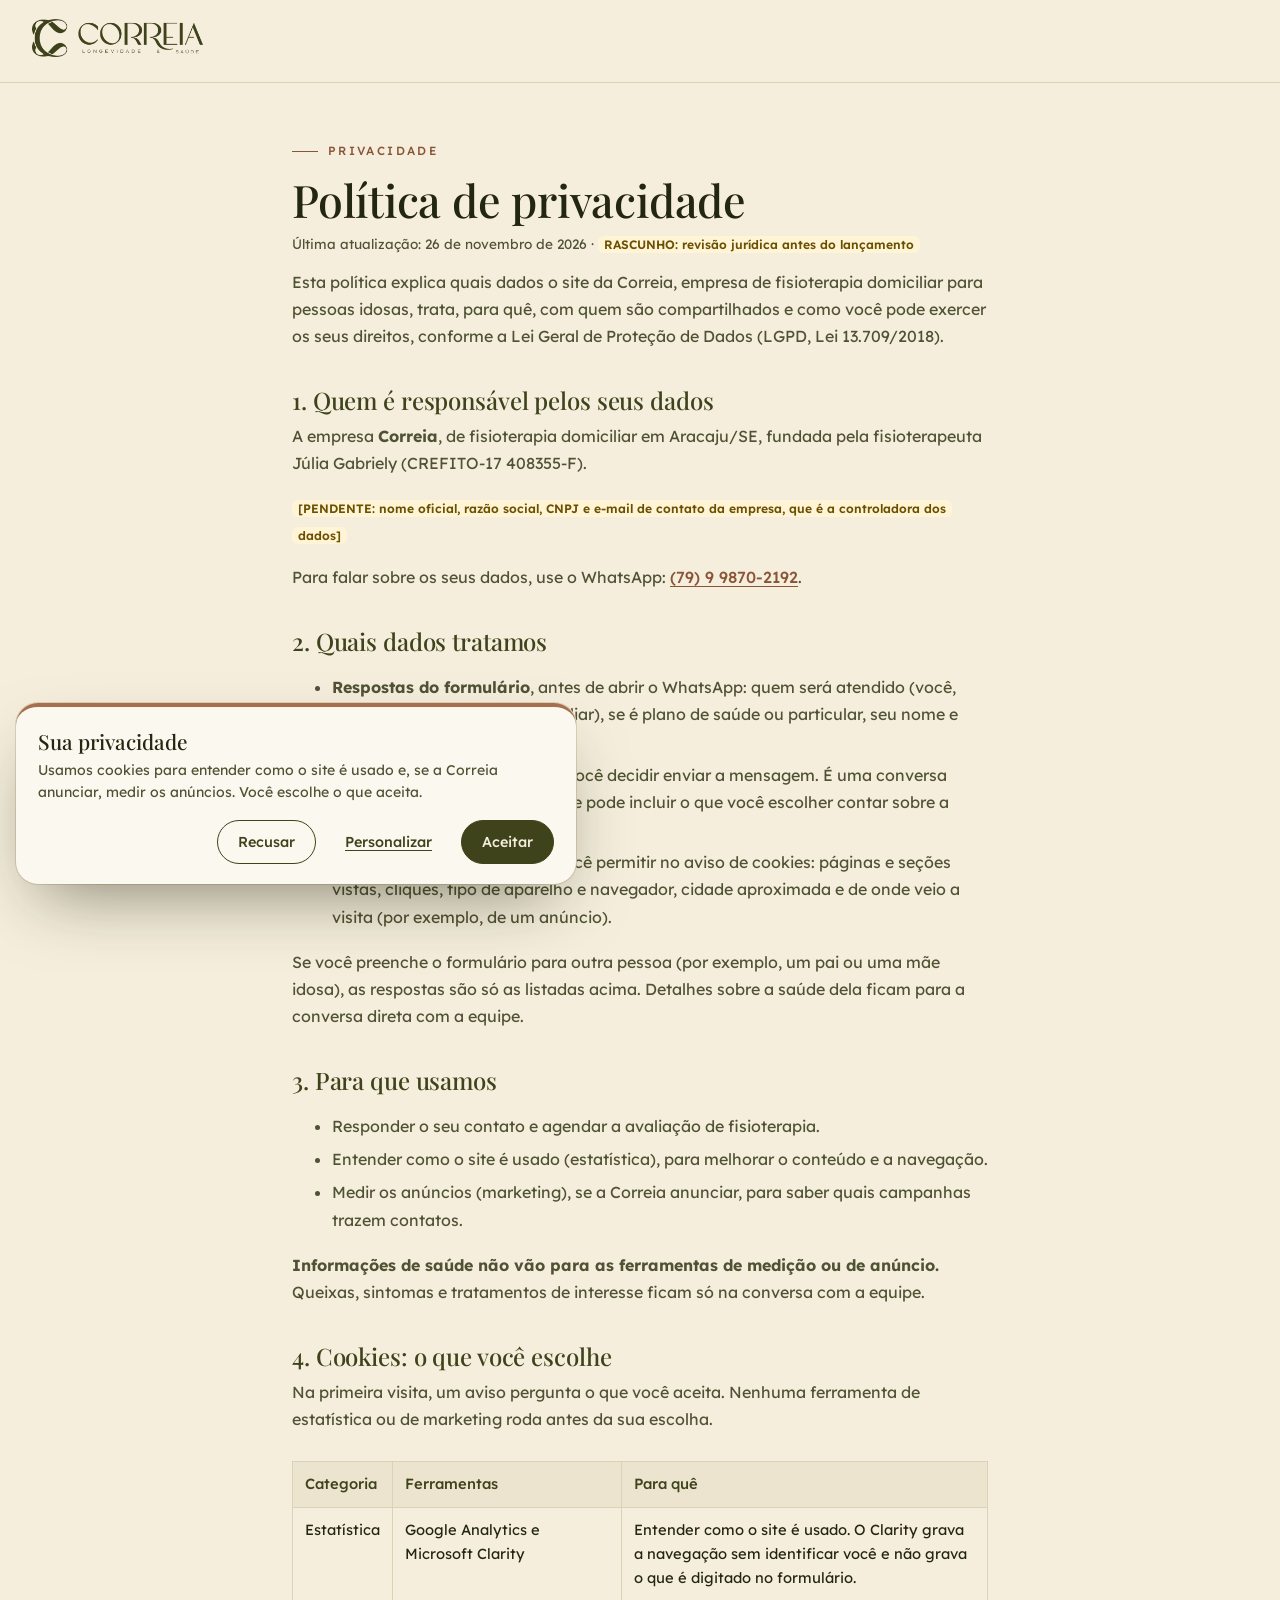
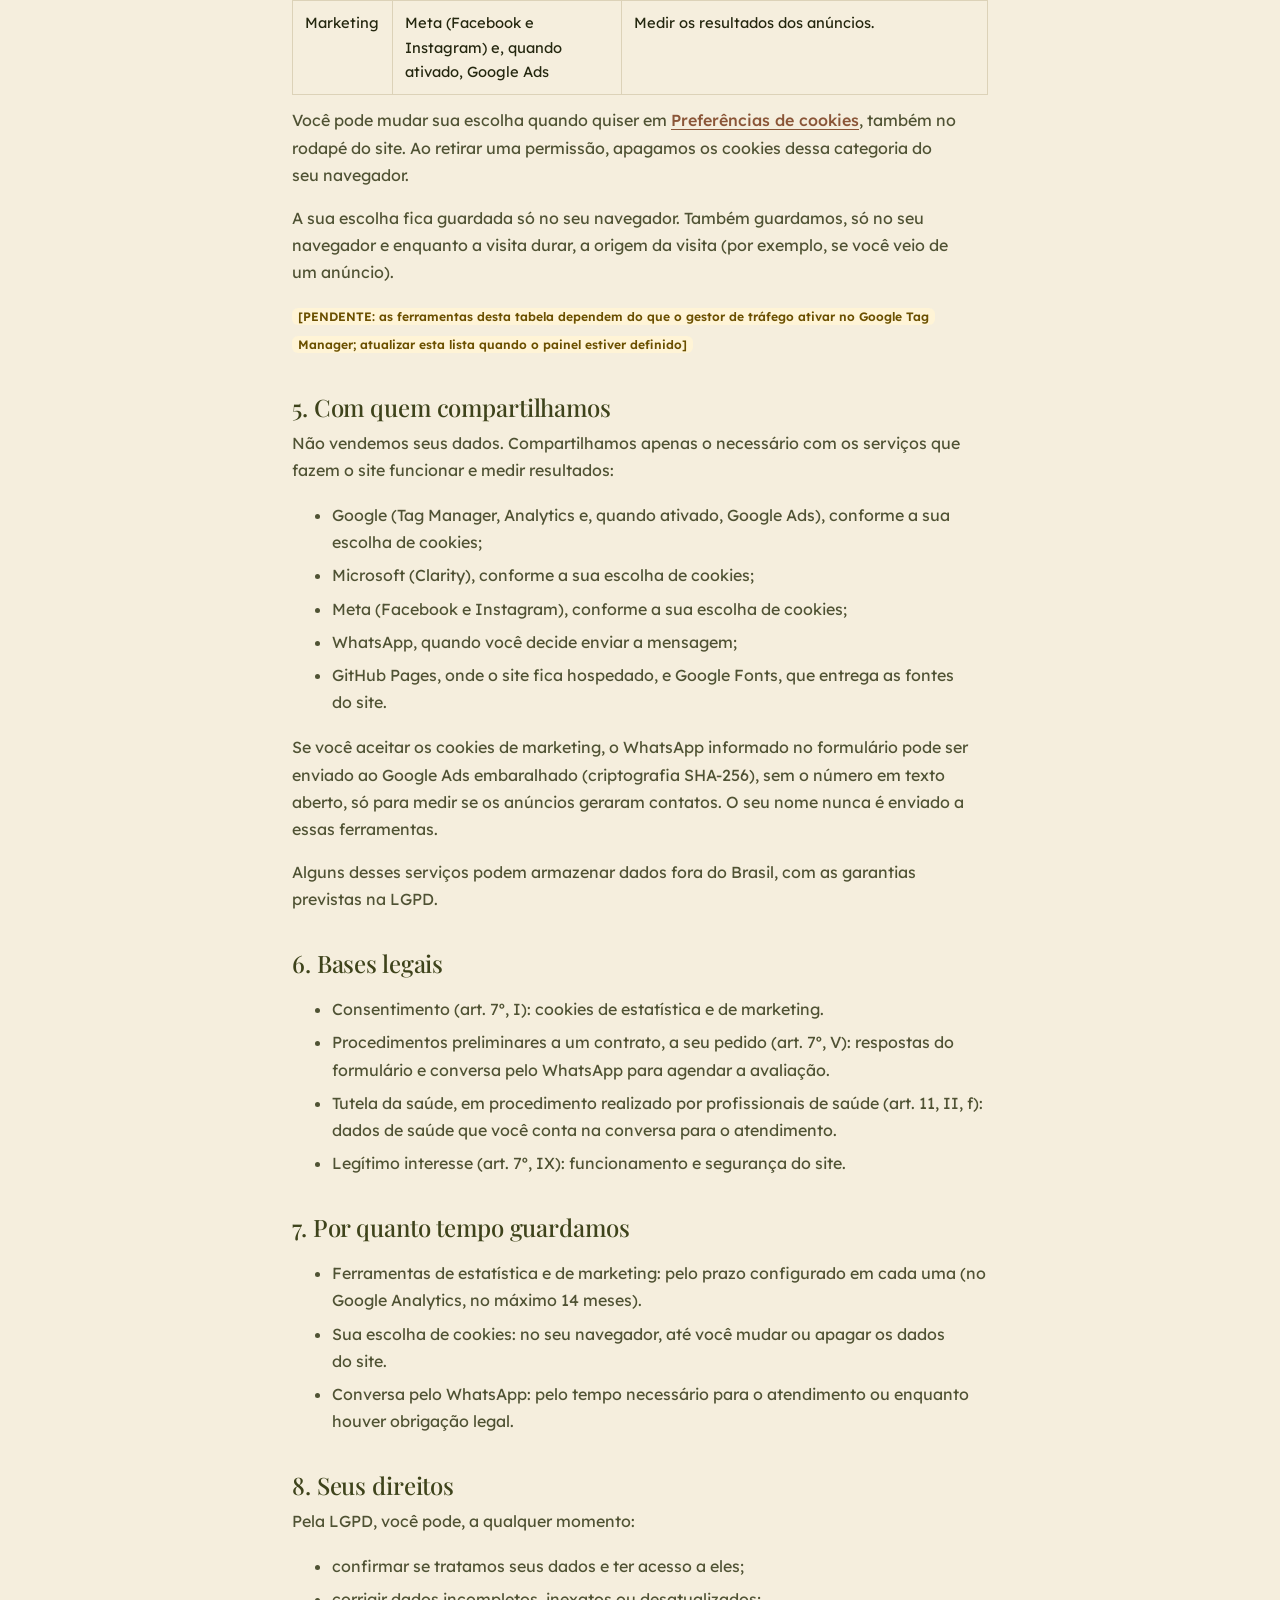
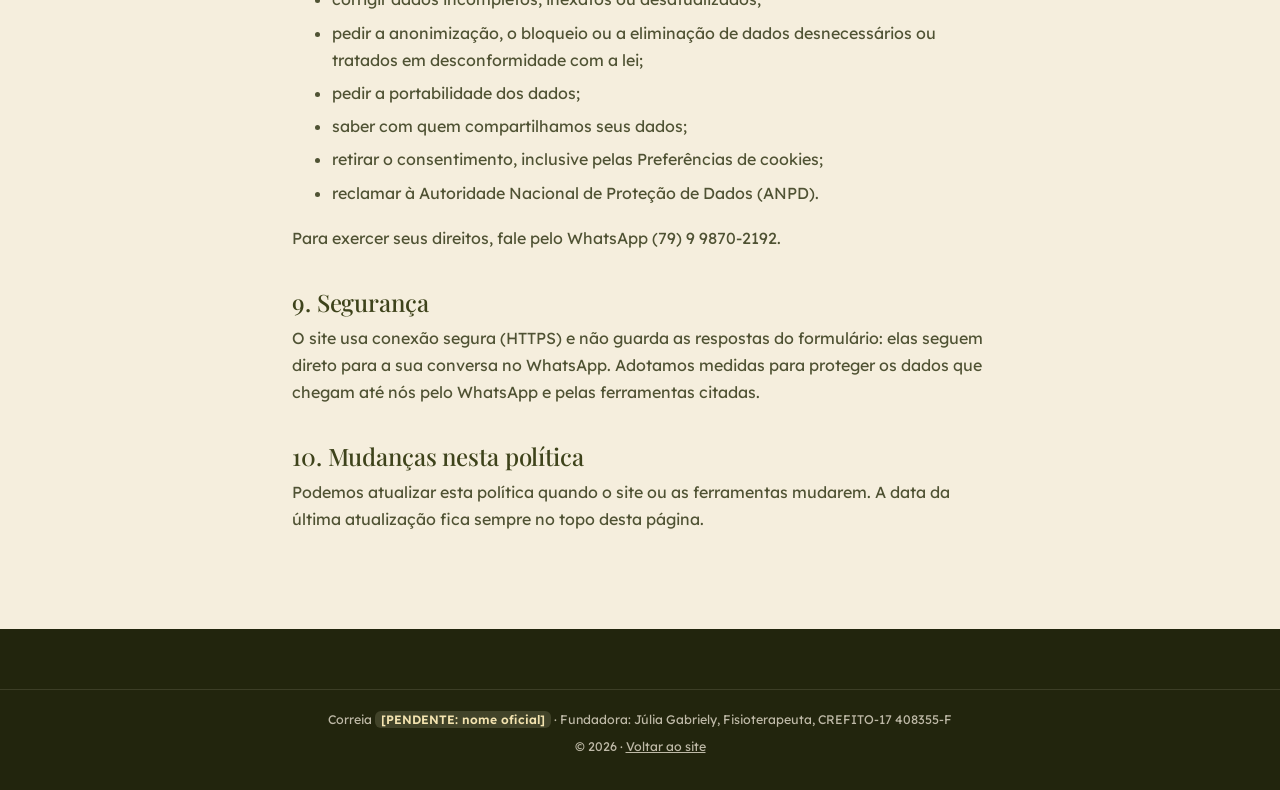
<file: politica-de-privacidade.html>
<!doctype html>
<html lang="pt-BR">
<head>
    <meta charset="utf-8">
    <meta name="viewport" content="width=device-width, initial-scale=1, viewport-fit=cover">
    <title>Política de privacidade | Correia</title>
    <meta name="description" content="Como o site da Correia, de fisioterapia domiciliar em Aracaju, trata os dados de quem o visita.">
    <!-- Fica fora dos buscadores sempre. RASCUNHO para revisão jurídica antes do lançamento. -->
    <meta name="robots" content="noindex, nofollow">
    <meta name="theme-color" content="#3E431B">
    <link rel="preconnect" href="https://fonts.googleapis.com">
    <link rel="preconnect" href="https://fonts.gstatic.com" crossorigin>
    <link href="https://fonts.googleapis.com/css2?family=Lexend:wght@300;400;500;600&family=Playfair+Display:ital,wght@0,500;0,600;1,500;1,600&display=swap" rel="stylesheet">
    <link rel="icon" href="assets/marca/favicon.png" type="image/png">
    <link rel="stylesheet" href="styles.css?v=20261126-12">
</head>
<body class="pagina-legal">
<header class="legal-topo">
    <a href="./" aria-label="Correia, Longevidade e Saúde: voltar ao site"><img src="assets/marca/logo-horizontal.webp" width="640" height="142" alt=""></a>
</header>

<main class="legal-artigo">
    <span class="sobretitulo">Privacidade</span>
    <h1>Política de privacidade</h1>
    <p class="legal-data">Última atualização: 26 de novembro de 2026 · <span class="pendente">RASCUNHO: revisão jurídica antes do lançamento</span></p>

    <p>Esta política explica quais dados o site da Correia, empresa de fisioterapia domiciliar para pessoas idosas, trata, para quê, com quem são compartilhados e como você pode exercer os seus direitos, conforme a Lei Geral de Proteção de Dados (LGPD, Lei 13.709/2018).</p>

    <h2>1. Quem é responsável pelos seus dados</h2>
    <p>A empresa <strong>Correia</strong>, de fisioterapia domiciliar em Aracaju/SE, fundada pela fisioterapeuta Júlia Gabriely (CREFITO-17 408355-F).</p>
    <p><span class="pendente">[PENDENTE: nome oficial, razão social, CNPJ e e-mail de contato da empresa, que é a controladora dos dados]</span></p>
    <p>Para falar sobre os seus dados, use o WhatsApp: <a href="https://wa.me/5579998702192" target="_blank" rel="noopener">(79) 9 9870-2192</a>.</p>

    <h2>2. Quais dados tratamos</h2>
    <ul>
        <li><strong>Respostas do formulário</strong>, antes de abrir o WhatsApp: quem será atendido (você, seu pai ou sua mãe, outro familiar), se é plano de saúde ou particular, seu nome e seu WhatsApp.</li>
        <li><strong>Conversa pelo WhatsApp</strong>, se você decidir enviar a mensagem. É uma conversa direta com a equipe da Correia e pode incluir o que você escolher contar sobre a saúde de quem será atendido.</li>
        <li><strong>Dados de navegação</strong>, só se você permitir no aviso de cookies: páginas e seções vistas, cliques, tipo de aparelho e navegador, cidade aproximada e de onde veio a visita (por exemplo, de um anúncio).</li>
    </ul>
    <p>Se você preenche o formulário para outra pessoa (por exemplo, um pai ou uma mãe idosa), as respostas são só as listadas acima. Detalhes sobre a saúde dela ficam para a conversa direta com a equipe.</p>

    <h2>3. Para que usamos</h2>
    <ul>
        <li>Responder o seu contato e agendar a avaliação de fisioterapia.</li>
        <li>Entender como o site é usado (estatística), para melhorar o conteúdo e a navegação.</li>
        <li>Medir os anúncios (marketing), se a Correia anunciar, para saber quais campanhas trazem contatos.</li>
    </ul>
    <p><strong>Informações de saúde não vão para as ferramentas de medição ou de anúncio.</strong> Queixas, sintomas e tratamentos de interesse ficam só na conversa com a equipe.</p>

    <h2>4. Cookies: o que você escolhe</h2>
    <p>Na primeira visita, um aviso pergunta o que você aceita. Nenhuma ferramenta de estatística ou de marketing roda antes da sua escolha.</p>
    <div class="legal-tabela"><table>
        <thead><tr><th>Categoria</th><th>Ferramentas</th><th>Para quê</th></tr></thead>
        <tbody>
            <tr><td>Estatística</td><td>Google Analytics e Microsoft Clarity</td><td>Entender como o site é usado. O Clarity grava a navegação sem identificar você e não grava o que é digitado no formulário.</td></tr>
            <tr><td>Marketing</td><td>Meta (Facebook e Instagram) e, quando ativado, Google Ads</td><td>Medir os resultados dos anúncios.</td></tr>
        </tbody>
    </table></div>
    <p>Você pode mudar sua escolha quando quiser em <button type="button" class="link-cookies" data-consent-open>Preferências de cookies</button>, também no rodapé do site. Ao retirar uma permissão, apagamos os cookies dessa categoria do seu navegador.</p>
    <p>A sua escolha fica guardada só no seu navegador. Também guardamos, só no seu navegador e enquanto a visita durar, a origem da visita (por exemplo, se você veio de um anúncio).</p>
    <p><span class="pendente">[PENDENTE: as ferramentas desta tabela dependem do que o gestor de tráfego ativar no Google Tag Manager; atualizar esta lista quando o painel estiver definido]</span></p>

    <h2>5. Com quem compartilhamos</h2>
    <p>Não vendemos seus dados. Compartilhamos apenas o necessário com os serviços que fazem o site funcionar e medir resultados:</p>
    <ul>
        <li>Google (Tag Manager, Analytics e, quando ativado, Google Ads), conforme a sua escolha de cookies;</li>
        <li>Microsoft (Clarity), conforme a sua escolha de cookies;</li>
        <li>Meta (Facebook e Instagram), conforme a sua escolha de cookies;</li>
        <li>WhatsApp, quando você decide enviar a mensagem;</li>
        <li>GitHub Pages, onde o site fica hospedado, e Google Fonts, que entrega as fontes do site.</li>
    </ul>
    <p>Se você aceitar os cookies de marketing, o WhatsApp informado no formulário pode ser enviado ao Google Ads embaralhado (criptografia SHA-256), sem o número em texto aberto, só para medir se os anúncios geraram contatos. O seu nome nunca é enviado a essas ferramentas.</p>
    <p>Alguns desses serviços podem armazenar dados fora do Brasil, com as garantias previstas na LGPD.</p>

    <h2>6. Bases legais</h2>
    <ul>
        <li>Consentimento (art. 7º, I): cookies de estatística e de marketing.</li>
        <li>Procedimentos preliminares a um contrato, a seu pedido (art. 7º, V): respostas do formulário e conversa pelo WhatsApp para agendar a avaliação.</li>
        <li>Tutela da saúde, em procedimento realizado por profissionais de saúde (art. 11, II, f): dados de saúde que você conta na conversa para o atendimento.</li>
        <li>Legítimo interesse (art. 7º, IX): funcionamento e segurança do site.</li>
    </ul>

    <h2>7. Por quanto tempo guardamos</h2>
    <ul>
        <li>Ferramentas de estatística e de marketing: pelo prazo configurado em cada uma (no Google Analytics, no máximo 14 meses).</li>
        <li>Sua escolha de cookies: no seu navegador, até você mudar ou apagar os dados do site.</li>
        <li>Conversa pelo WhatsApp: pelo tempo necessário para o atendimento ou enquanto houver obrigação legal.</li>
    </ul>

    <h2>8. Seus direitos</h2>
    <p>Pela LGPD, você pode, a qualquer momento:</p>
    <ul>
        <li>confirmar se tratamos seus dados e ter acesso a eles;</li>
        <li>corrigir dados incompletos, inexatos ou desatualizados;</li>
        <li>pedir a anonimização, o bloqueio ou a eliminação de dados desnecessários ou tratados em desconformidade com a lei;</li>
        <li>pedir a portabilidade dos dados;</li>
        <li>saber com quem compartilhamos seus dados;</li>
        <li>retirar o consentimento, inclusive pelas Preferências de cookies;</li>
        <li>reclamar à Autoridade Nacional de Proteção de Dados (ANPD).</li>
    </ul>
    <p>Para exercer seus direitos, fale pelo WhatsApp (79) 9 9870-2192.</p>

    <h2>9. Segurança</h2>
    <p>O site usa conexão segura (HTTPS) e não guarda as respostas do formulário: elas seguem direto para a sua conversa no WhatsApp. Adotamos medidas para proteger os dados que chegam até nós pelo WhatsApp e pelas ferramentas citadas.</p>

    <h2>10. Mudanças nesta política</h2>
    <p>Podemos atualizar esta política quando o site ou as ferramentas mudarem. A data da última atualização fica sempre no topo desta página.</p>
</main>

<footer class="rodape">
    <div class="rodape-base">
        <p>Correia <span class="pendente pendente-escuro">[PENDENTE: nome oficial]</span> · Fundadora: Júlia Gabriely, Fisioterapeuta, CREFITO-17 408355-F</p>
        <p>© <span data-ano>2026</span> · <a href="./">Voltar ao site</a></p>
    </div>
</footer>

<!-- Aviso de cookies: mesmo bloco do index.html (consent.js). -->
<div class="cookie-aviso" id="aviso-cookies" role="dialog" aria-modal="false" aria-labelledby="cookie-titulo" aria-describedby="cookie-texto" hidden>
    <p class="cookie-titulo" id="cookie-titulo">Sua privacidade</p>
    <p class="cookie-texto" id="cookie-texto">Usamos cookies para entender como o site é usado e, se a Correia anunciar, medir os anúncios. Você escolhe o que aceita.</p>
    <div class="cookie-opcoes" hidden>
        <label class="cookie-opcao">
            <input type="checkbox" id="cookie-estatistica">
            <span><strong>Estatística</strong>Google Analytics e Microsoft Clarity, para entender como o site é usado.</span>
        </label>
        <label class="cookie-opcao">
            <input type="checkbox" id="cookie-marketing">
            <span><strong>Marketing</strong>Google e Meta (Facebook e Instagram), para medir os anúncios.</span>
        </label>
    </div>
    <div class="cookie-acoes">
        <button class="cookie-botao" type="button" data-consent="recusar">Recusar</button>
        <button class="cookie-botao cookie-botao-link" type="button" data-consent="personalizar">Personalizar</button>
        <button class="cookie-botao cookie-botao-link" type="button" data-consent="salvar" hidden>Salvar escolha</button>
        <button class="cookie-botao cookie-botao-principal" type="button" data-consent="aceitar">Aceitar</button>
    </div>
</div>
<script>document.querySelectorAll("[data-ano]").forEach(function (el) { el.textContent = new Date().getFullYear(); });</script>
<script src="consent.js?v=20261126-1" defer></script>
</body>
</html>
</file>
<file: styles.css>
/* ==========================================================================
   Correia · Longevidade & Saúde — estilos do site
   Identidade: pasta Identidade Visual (paleta oficial, logotipos, símbolo de elos e pattern).
   Para trocar cores ou fontes, mexa só nos tokens do :root; o resto acompanha.
   Fontes: Playfair Display e Lexend são EQUIVALENTES provisórios das fontes da marca (nomes PENDENTES).
   Detalhes próprios do site: os ELOS (dois anéis que se desenham em volta das fotos, o gesto do símbolo)
   e o LADRILHO (o símbolo repetido, em textura quase invisível nas faixas escuras).
   Contraste (AA) medido: texto e texto-2 sobre creme 13,2:1 e 7:1; terracota (#A76F4E) só em título grande
   (3,6:1); em texto pequeno, terracota-escuro (5,3:1). Sálvia (#908F68) só como ornamento.
   ========================================================================== */

:root {
    /* Paleta oficial da marca */
    --oliva: #3E431B;            /* principal: botões, títulos de destaque, faixas escuras */
    --salvia: #908F68;           /* ornamento (contraste baixo para texto) */
    --creme: #F5EEDD;            /* fundo principal */
    --terracota: #A76F4E;        /* acento em título grande e detalhes */
    /* Derivadas (contraste medido) */
    --oliva-escuro: #2C3012;     /* seções escuras (11,8:1 com creme) */
    --oliva-noite: #22250D;      /* rodapé */
    --salvia-clara: #B7B593;     /* texto pequeno sobre fundo escuro (6,5:1) */
    --terracota-escuro: #8A5537; /* terracota em texto pequeno sobre creme (5,3:1) */
    --terracota-fundo: #8E5A3B;  /* fundo terracota com texto creme */
    --terracota-clara: #D9B08F;  /* terracota sobre fundo escuro (5,2:1) */
    --creme-claro: #FBF8F0;      /* cartões */
    --areia: #ECE4CF;            /* seções alternadas */
    --linha: #DCD2B8;            /* bordas e linhas */
    --texto: #24270F;
    --texto-2: #4F5233;
    --branco: #FFFFFF;

    --fonte-titulo: "Playfair Display", Georgia, "Times New Roman", serif;
    --fonte-texto: "Lexend", "Segoe UI", Arial, sans-serif;

    --raio: 22px;
    --raio-grande: 34px;
    --sombra: 0 22px 56px rgba(44, 48, 18, .16);
    --sombra-leve: 0 10px 28px rgba(44, 48, 18, .09);
    --ease: cubic-bezier(.22, .61, .36, 1);
    --header-h: 76px;
    --gutter: clamp(16px, 4vw, 32px);
    --largura: 1180px;
}

*, *::before, *::after { box-sizing: border-box; }
html { scroll-behavior: smooth; scroll-padding-top: calc(var(--header-h) + 12px); -webkit-text-size-adjust: 100%; }
/* 18 px de base: leitura confortável para quem tem mais de 60 anos e para a família */
body { margin: 0; background: var(--creme); color: var(--texto); font: 400 18px/1.65 var(--fonte-texto); overflow-x: hidden; }
img { display: block; max-width: 100%; height: auto; }
img[hidden] { display: none; }
a { color: inherit; }
svg { width: 22px; height: 22px; flex: none; }
h1, h2, h3, h4 { font-family: var(--fonte-titulo); font-weight: 500; line-height: 1.12; margin: 0 0 .5em; color: var(--texto); letter-spacing: -.005em; text-wrap: balance; }
h1 em, h2 em { font-style: italic; color: var(--terracota); }
p { margin: 0 0 1em; }
/* Linhas equilibradas: os títulos não deixam uma palavra sozinha na última linha, e os parágrafos evitam viúvas */
p, li, blockquote { text-wrap: pretty; }
::selection { background: rgba(167, 111, 78, .28); color: var(--texto); }
html { accent-color: var(--oliva); }
:focus-visible { outline: 3px solid var(--terracota-escuro); outline-offset: 3px; border-radius: 6px; }

.conteiner { width: min(100% - 2 * var(--gutter), var(--largura)); margin-inline: auto; }
.centro { text-align: center; }
.so-desktop { display: none !important; }

.pular { position: absolute; left: -999px; top: 8px; z-index: 2000; background: var(--oliva); color: var(--creme); padding: 10px 16px; border-radius: 10px; }
.pular:focus { left: 8px; }

/* Barra de progresso da leitura */
.progresso { position: fixed; z-index: 1100; inset: 0 0 auto 0; height: 3px; pointer-events: none; }
.progresso span { display: block; height: 100%; width: 100%; transform-origin: left; transform: scaleX(var(--p, 0)); background: linear-gradient(90deg, var(--oliva), var(--terracota)); }

/* ---------- Faixa da prévia ---------- */
.previa-faixa { display: flex; flex-wrap: wrap; align-items: center; justify-content: center; gap: 6px 14px; padding: 8px var(--gutter); background: #FFF4D6; color: #5B4300; font-size: .78rem; line-height: 1.45; text-align: center; }
.previa-alternar { border: 1px solid #C9A84A; background: transparent; color: inherit; font: 600 .75rem var(--fonte-texto); padding: 6px 12px; border-radius: 99px; cursor: pointer; min-height: 32px; }

/* ---------- Marcadores de prévia (somem com o botão e no lançamento) ---------- */
.pendente { display: inline; background: #FFF4D6; color: #6B5000; border-radius: 6px; padding: 1px 6px; font: 600 .76rem/1.6 var(--fonte-texto); box-decoration-break: clone; -webkit-box-decoration-break: clone; }
p.pendente { display: block; width: fit-content; max-width: 100%; }
.pendente-escuro { background: rgba(255, 244, 214, .14); color: #F3E3B0; }
.marcador { display: flex; flex-wrap: wrap; align-items: baseline; gap: 2px 8px; width: fit-content; max-width: 100%; margin: 0 0 1em; padding: 5px 12px; border-radius: 12px; font: 600 .68rem/1.4 var(--fonte-texto); letter-spacing: .08em; text-transform: uppercase; background: #EFEBDA; color: var(--oliva); border: 1px dashed var(--salvia); cursor: help; }
.marcador::after { content: attr(data-nota); text-transform: none; letter-spacing: 0; font-weight: 400; color: var(--texto-2); }
.cabeca.centro .marcador { margin-inline: auto; }
.marcador.escuro { background: rgba(245, 238, 221, .1); color: var(--creme); border-color: rgba(245, 238, 221, .4); }
.marcador.escuro::after { color: rgba(245, 238, 221, .8); }
body.sem-marcadores .pendente, body.sem-marcadores .marcador { display: none; }

/* ---------- Botões ---------- */
.botao { position: relative; overflow: hidden; display: inline-flex; align-items: center; justify-content: center; gap: 10px; min-height: 54px; padding: 14px 28px; border-radius: 99px; background: var(--oliva); color: var(--creme); text-decoration: none; font: 500 1rem/1.2 var(--fonte-texto); letter-spacing: .01em; text-align: center; box-shadow: 0 12px 26px rgba(62, 67, 27, .26); transition: transform .3s var(--ease), background-color .3s var(--ease), box-shadow .3s var(--ease); }
.botao svg { width: 20px; height: 20px; position: relative; }
/* Celular: menos folga lateral para "Agendar avaliação pelo WhatsApp" caber numa linha a partir de 375 px */
@media (max-width: 479px) { .botao { padding: 14px 20px; gap: 8px; font-size: .96rem; text-wrap: balance; } }
.botao-pequeno { min-height: 46px; padding: 10px 20px; font-size: .88rem; box-shadow: none; }
.botao-claro { background: var(--creme); color: var(--oliva); box-shadow: 0 12px 26px rgba(0, 0, 0, .2); }
/* Botão de chamada (WhatsApp): mesmo efeito do site da Nayane, nas cores da Correia.
   Degradê que desliza, pulso com halo, brilho que cruza o botão e ícone do WhatsApp balançando.
   O degradê vai do oliva-escuro a #4C5222, para o texto creme manter contraste AA (7:1).
   Para usar em outro botão, some a classe .botao-destaque; para a versão sobre fundo escuro, some também .botao-claro. */
.botao-destaque { isolation: isolate; border: 1px solid rgba(245, 238, 221, .14); background: linear-gradient(115deg, var(--oliva-escuro), var(--oliva) 52%, #4C5222); background-size: 220% 100%; box-shadow: 0 14px 32px -12px rgba(62, 67, 27, .6); transition: transform .25s var(--ease), box-shadow .25s var(--ease), background-position .45s var(--ease); animation: botaoAtrai 1.9s ease-in-out infinite; }
.botao-destaque::after { content: ""; position: absolute; z-index: -1; top: -100%; left: -35%; width: 24%; height: 300%; background: linear-gradient(90deg, transparent, rgba(245, 238, 221, .3), transparent); transform: rotate(18deg); animation: botaoBrilho 3.6s ease-in-out infinite; pointer-events: none; }
.botao-destaque svg { animation: botaoWhats 2.4s ease-in-out infinite; }
.botao-destaque:active { transform: translateY(-1px) scale(.985); box-shadow: 0 9px 22px -10px rgba(62, 67, 27, .6); }
@keyframes botaoBrilho { 0%, 60% { left: -35%; } 85%, 100% { left: 125%; } }
@keyframes botaoAtrai {
    0%, 100% { transform: translateY(0) scale(1); background-position: 0 0; box-shadow: 0 14px 32px -12px rgba(62, 67, 27, .6), 0 0 0 0 rgba(167, 111, 78, 0); }
    45% { transform: translateY(-3px) scale(1.035); background-position: 100% 0; box-shadow: 0 22px 44px -14px rgba(44, 48, 18, .7), 0 0 0 10px rgba(167, 111, 78, .18); }
    70% { transform: translateY(0) scale(1); box-shadow: 0 14px 32px -12px rgba(62, 67, 27, .6), 0 0 0 16px rgba(167, 111, 78, 0); }
}
@keyframes botaoWhats { 0%, 55%, 100% { transform: none; } 65% { transform: rotate(-8deg) scale(1.16); } 75% { transform: rotate(7deg) scale(1.16); } }
/* Versão clara, para o botão creme sobre faixas escuras: o fundo continua creme e o halo é claro */
.botao-destaque.botao-claro { background: var(--creme); border: 2px solid var(--creme); color: var(--oliva); box-shadow: 0 14px 30px -14px rgba(0, 0, 0, .55); animation-name: botaoAtraiClaro; }
.botao-destaque.botao-claro::after { background: linear-gradient(90deg, transparent, rgba(167, 111, 78, .28), transparent); }
@keyframes botaoAtraiClaro {
    0%, 100% { transform: translateY(0) scale(1); box-shadow: 0 14px 30px -14px rgba(0, 0, 0, .55), 0 0 0 0 rgba(245, 238, 221, 0); }
    45% { transform: translateY(-3px) scale(1.035); box-shadow: 0 22px 44px -14px rgba(0, 0, 0, .65), 0 0 0 10px rgba(245, 238, 221, .25); }
    70% { transform: translateY(0) scale(1); box-shadow: 0 14px 30px -14px rgba(0, 0, 0, .55), 0 0 0 16px rgba(245, 238, 221, 0); }
}
/* Botão fora da tela: animação pausada (classe posta pelo script.js), para não gastar bateria à toa */
.botao-destaque.parada, .botao-destaque.parada::after, .botao-destaque.parada svg { animation-play-state: paused; }
@media (hover: hover) {
    .botao:hover { transform: translateY(-2px); background: var(--oliva-escuro); box-shadow: 0 16px 32px rgba(44, 48, 18, .3); }
    .botao-claro:hover { background: var(--branco); color: var(--oliva); }
    /* Passando o mouse, o pulso pausa e o botão sobe e cresce; o degradê termina de deslizar */
    .botao-destaque:hover { animation-play-state: paused; background: linear-gradient(115deg, var(--oliva-escuro), var(--oliva) 52%, #4C5222); background-size: 220% 100%; background-position: 100% 0; border-color: rgba(245, 238, 221, .14); transform: translateY(-4px) scale(1.035); box-shadow: 0 20px 42px -14px rgba(44, 48, 18, .7); }
    .botao-destaque.botao-claro:hover { background: var(--branco); border-color: var(--branco); color: var(--oliva); box-shadow: 0 20px 40px -14px rgba(0, 0, 0, .6); }
}
.link-seta { display: inline-flex; align-items: center; gap: 8px; min-height: 44px; color: var(--terracota-escuro); font-weight: 500; font-size: .95rem; text-decoration: none; border-bottom: 1px solid currentColor; }
.link-seta::after { content: "→"; transition: transform .3s var(--ease); }
@media (hover: hover) { .link-seta:hover::after { transform: translateX(4px); } }

/* ---------- Cabeçalho ---------- */
.topo { position: sticky; top: 0; z-index: 900; background: rgba(251, 248, 240, .92); backdrop-filter: blur(14px); -webkit-backdrop-filter: blur(14px); border-bottom: 1px solid rgba(62, 67, 27, .1); transition: box-shadow .3s var(--ease); }
.topo.rolou { box-shadow: var(--sombra-leve); }
.topo-dentro { width: min(100% - 2 * var(--gutter), var(--largura)); margin-inline: auto; height: var(--header-h); display: flex; align-items: center; gap: 20px; }
.marca { display: flex; align-items: center; text-decoration: none; margin-right: auto; min-width: 0; min-height: 44px; }
.marca-logo { width: auto; height: 40px; }
@media (max-width: 379px) { .marca-logo { height: 34px; } }
.menu { display: none; gap: 26px; }
.menu a { font-size: .88rem; font-weight: 400; text-decoration: none; color: var(--texto-2); padding: 8px 0; border-bottom: 1px solid transparent; transition: color .2s, border-color .2s; }
.menu a:hover, .menu a.ativo { color: var(--terracota-escuro); border-color: currentColor; }
.menu-botao { width: 48px; height: 48px; display: grid; place-content: center; gap: 6px; border: 0; border-radius: 12px; background: transparent; cursor: pointer; }
.menu-botao span { display: block; width: 24px; height: 2px; background: var(--texto); border-radius: 2px; transition: transform .3s var(--ease); }
.menu-botao[aria-expanded="true"] span:first-child { transform: translateY(4px) rotate(45deg); }
.menu-botao[aria-expanded="true"] span:last-child { transform: translateY(-4px) rotate(-45deg); }
.menu-movel { position: fixed; inset: var(--header-h) 0 0; background: var(--creme); padding: 24px var(--gutter) 40px; overflow-y: auto; display: flex; flex-direction: column; gap: 24px; }
.menu-movel[hidden] { display: none; }
.menu-movel nav { display: grid; }
.menu-movel nav a { padding: 16px 0; font: 500 1.6rem/1.2 var(--fonte-titulo); text-decoration: none; border-bottom: 1px solid var(--linha); }
body.menu-aberto { overflow: hidden; }

/* ---------- Seções ---------- */
.secao { position: relative; overflow-x: clip; padding: clamp(68px, 9vw, 116px) 0; }
.secao-bege { background: var(--areia); }
.secao-escura { background: var(--oliva-escuro); color: var(--creme); overflow: hidden; }
.secao-escura h2, .secao-escura h3 { color: var(--creme); }
.secao-escura h2 em { color: var(--terracota-clara); }
/* Ladrilho: o símbolo da marca repetido, quase invisível, nas faixas escuras */
.secao-ladrilho { position: absolute; inset: 0; background: url("assets/marca/ladrilho-creme.webp") 0 0 / 150px 150px repeat; opacity: .032; pointer-events: none; }
.secao-escura > .conteiner, .chamada > .conteiner { position: relative; }
.cabeca { max-width: 700px; margin-bottom: clamp(34px, 5vw, 54px); }
.cabeca.centro { margin-inline: auto; }
.cabeca p:not(.sobretitulo):not(.marcador) { color: var(--texto-2); }
.sobretitulo { display: inline-flex; align-items: center; gap: 10px; margin-bottom: 14px; font-size: .74rem; font-weight: 500; letter-spacing: .2em; text-transform: uppercase; color: var(--terracota-escuro); }
.sobretitulo::before { content: ""; width: 26px; height: 1px; background: currentColor; }
.sobretitulo.claro { color: var(--terracota-clara); }
h2 { font-size: clamp(2.05rem, 4.4vw, 3.3rem); }
h3 { font-size: 1.4rem; }
.realce { font-weight: 500; color: var(--texto); background: linear-gradient(transparent 64%, rgba(167, 111, 78, .28) 64%) no-repeat; background-size: 0% 100%; transition: background-size 1s var(--ease) .7s; }
.hero.pronto .realce, html:not(.js) .realce { background-size: 100% 100%; }

/* ---------- Topo ---------- */
/* Fundo do topo (aprovado em 27/11/2026): degradê diagonal do creme-claro, à esquerda, a um creme mais quente, à direita,
   com um brilho terracota suave atrás da foto. Só tons da paleta. A faixa de baixo volta ao creme da próxima seção. */
.hero { position: relative; overflow-x: clip; padding-top: clamp(30px, 5vw, 60px); background: linear-gradient(transparent 80%, var(--creme)), radial-gradient(circle at 80% 24%, rgba(167, 111, 78, .15), transparent 36%), linear-gradient(135deg, #FBF8F0 0%, #F5EEDD 48%, #E9DFC6 100%); }
.hero-ladrilho { position: absolute; inset: 0 0 30% 40%; background: url("assets/marca/ladrilho-oliva.webp") 0 0 / 110px 110px repeat; opacity: .06; -webkit-mask-image: radial-gradient(circle at 80% 30%, #000, transparent 70%); mask-image: radial-gradient(circle at 80% 30%, #000, transparent 70%); pointer-events: none; }
.hero-grade { position: relative; display: grid; gap: 48px; align-items: center; }
/* Reajuste do topo (27/11/2026, a partir da proposta do ChatGPT, só com as cores da paleta):
   título em verde-oliva #3E431B, mais firme e fechado, com o trecho em itálico terracota inteiro numa linha no computador */
.hero h1 { font-size: clamp(2.4rem, 6.2vw, 3.6rem); line-height: 1.03; font-weight: 600; letter-spacing: -.028em; color: var(--oliva); text-wrap: pretty; }
.hero h1 em { display: block; font-weight: 500; letter-spacing: -.02em; }
@media (min-width: 1280px) { .hero h1 em { white-space: nowrap; } }
/* Tablet largo (1024 a 1199 px): o cabeçalho fica mais compacto para o menu caber numa linha */
@media (min-width: 1024px) and (max-width: 1199px) {
    .topo .topo-dentro { gap: 12px; }
    .topo .marca { padding-right: 18px; }
    .topo .menu { gap: 22px; margin-left: 18px; }
    .topo .menu a { font-size: .84rem; }
    .topo .menu a + a::before { left: -13px; }
    .topo .botao-pequeno { padding: 10px 16px; font-size: .84rem; }
}
/* Cores do texto do topo, medidas na proposta: rótulo e linha em verde-oliva, destaque com sublinhado oliva e link em terracota */
.hero .sobretitulo { margin-bottom: 22px; font-size: .8rem; font-weight: 600; letter-spacing: .22em; color: var(--oliva); }
.hero .realce { color: var(--oliva); font-weight: 600; background: linear-gradient(var(--oliva), var(--oliva)) 0 100% / 0% 2px no-repeat; }
.hero.pronto .realce, html:not(.js) .hero .realce { background-size: 100% 2px; }
.hero .link-seta { color: var(--oliva); font-size: 1rem; border-bottom: 2px solid var(--terracota); }
.palavra { display: inline-block; opacity: 0; transform: translateY(.5em); transition: opacity .7s var(--ease), transform .7s var(--ease); transition-delay: calc(var(--k) * 70ms + 150ms); }
.hero.pronto .palavra { opacity: 1; transform: none; }
html:not(.js) .palavra { opacity: 1; transform: none; }
.hero-texto > *:not(h1) { opacity: 0; transform: translateY(14px); transition: opacity .8s var(--ease), transform .8s var(--ease); }
.hero-texto > .lead { transition-delay: .6s; } .hero-texto > .marcador { transition-delay: .7s; } .hero-texto > .acoes { transition-delay: .8s; } .hero-texto > .chips { transition-delay: .95s; } .hero-texto > .sobretitulo { transition-delay: 0s; }
.hero.pronto .hero-texto > *:not(h1), html:not(.js) .hero-texto > * { opacity: 1; transform: none; }
.lead { font-size: clamp(1.05rem, 1.5vw, 1.2rem); font-weight: 300; color: var(--texto-2); max-width: 560px; }
.lead strong { color: var(--texto); font-weight: 500; }
.acoes { display: flex; flex-wrap: wrap; align-items: center; gap: 14px 26px; margin-top: 30px; }
.chips { list-style: none; margin: 34px 0 0; padding: 0; display: flex; flex-wrap: wrap; gap: 10px; }
.chips li { display: inline-flex; align-items: center; gap: 10px; padding: 10px 20px 10px 14px; border-radius: 99px; background: rgba(251, 248, 240, .55); border: 1px solid rgba(167, 111, 78, .5); font-size: .9rem; color: var(--oliva); }
.chips svg { width: 22px; height: 22px; color: var(--oliva); }
/* Até o computador, os destaques repetiriam a faixa verde logo abaixo da foto: ficam só no layout largo */
@media (max-width: 1023px) { .chips { display: none; } }

.hero-foto { position: relative; isolation: isolate; justify-self: center; width: min(100% - 24px, 460px); margin: 0 0 12px; }
.hero-moldura { position: relative; border-radius: 240px 240px var(--raio-grande) var(--raio-grande); overflow: hidden; aspect-ratio: 4 / 5; box-shadow: var(--sombra); background: var(--areia); }
.hero-moldura img { width: 100%; height: 100%; object-fit: cover; object-position: center 18%; animation: respirar 9s ease-in-out infinite; }
.hero-moldura::after { content: ""; position: absolute; inset: 0; border-radius: inherit; box-shadow: inset 0 0 0 1px rgba(255, 255, 255, .5); pointer-events: none; }
@keyframes respirar { 50% { transform: scale(1.035); } }
/* O "C" de elos da marca, grande e suave, atrás da foto */
.hero-simbolo { position: absolute; z-index: -2; width: 98%; left: -52%; top: -9%; opacity: .2; animation: deriva 18s ease-in-out infinite alternate; }
@keyframes deriva { to { transform: translate(18px, -14px) rotate(-3deg); } }
/* Elos: dois anéis que se desenham ao carregar */
.hero-elos { position: absolute; z-index: -1; inset: -6% -9% -5% -9%; width: 118%; height: 111%; overflow: visible; pointer-events: none; }
.hero-elos ellipse { fill: none; stroke-width: 1.4; stroke-dasharray: 1; stroke-dashoffset: 1; transition: stroke-dashoffset 2.4s var(--ease) .4s; }
.hero-elos .elo-a { stroke: var(--oliva); opacity: .45; }
.hero-elos .elo-b { stroke: var(--terracota); opacity: .7; transition-delay: .9s; }
.hero.pronto .hero-elos ellipse, html:not(.js) .hero-elos ellipse { stroke-dashoffset: 0; }

.flutua { position: absolute; z-index: 4; animation: flutua 7s ease-in-out infinite; }
.flutua-2 { animation-duration: 8.5s; animation-delay: -2s; } .flutua-3 { animation-duration: 6.5s; animation-delay: -4s; }
@keyframes flutua { 50% { transform: translateY(-9px); } }
.cartao-credencial { left: -10px; bottom: 28px; display: flex; align-items: center; gap: 12px; padding: 12px 18px 12px 14px; background: rgba(251, 248, 240, .97); border-radius: 18px; box-shadow: var(--sombra); font-size: .74rem; line-height: 1.4; color: var(--texto-2); }
.cartao-credencial img { width: 36px; }
/* Fio fino entre o símbolo e o nome (a proposta do topo) */
.cartao-credencial span { padding-left: 14px; border-left: 1px solid rgba(62, 67, 27, .28); }
.cartao-credencial strong { display: block; font: 500 1.08rem/1.15 var(--fonte-titulo); color: var(--texto); }
.cartao-selo { display: flex; align-items: center; gap: 10px; padding: 10px 16px 10px 12px; background: var(--oliva); color: var(--creme); border-radius: 99px; box-shadow: var(--sombra); font-size: .74rem; line-height: 1.3; }
.cartao-selo svg { width: 28px; height: 28px; padding: 5px; border-radius: 50%; background: rgba(245, 238, 221, .14); color: var(--terracota-clara); }
.cartao-selo strong { display: block; font-size: .84rem; font-weight: 500; color: var(--branco); }
.hero-foto .flutua-2 { top: 7%; right: -12px; }

/* ---------- Ponte: a peça que liga o topo a "Para quem é" ----------
   Uma peça só, verde-oliva, que flutua sobre a divisa das duas seções (--ponte-sobra).
   Os 4 destaques ficam ligados por um fio; em cada ligação, dois anéis se encaixam (o gesto do símbolo da marca).
   Ao entrar na tela (classe .visivel, posta pelo script.js), o fio se desenha de um destaque ao outro, cada ícone
   acende e, por último, aparecem as palavras da marca. Celular e tablet: fio na vertical; computador: na horizontal.
   Sem JavaScript ou com "reduzir movimento", tudo aparece pronto, sem animação. */
:root { --ponte-sobra: 58px; }
.ponte-caixa { position: relative; z-index: 3; margin: clamp(48px, 6vw, 72px) auto calc(-1 * var(--ponte-sobra)); }
#para-quem { padding-top: calc(clamp(68px, 9vw, 116px) + var(--ponte-sobra)); }
.ponte { position: relative; isolation: isolate; padding: 40px 24px 58px; border-radius: var(--raio-grande); color: var(--creme);
    /* Luz suave vinda do alto, um toque terracota no canto e o oliva da marca no fim (sem escurecer a borda de baixo) */
    /* Oliva da marca, quase uniforme: só uma luz bem leve e por igual no alto (sem brilho no meio, sem mancha nem escurecer no fim) */
    background: linear-gradient(180deg, #474D22 0%, #42471F 100%);
    /* Sombra curta e definida (nada de mancha escura espalhada no creme), com um filete de luz na borda de cima */
    box-shadow: inset 0 0 0 1px rgba(201, 154, 118, .55), inset 0 1.5px 0 rgba(255, 236, 214, .38), 0 2px 4px rgba(34, 37, 13, .14), 0 20px 34px -24px rgba(34, 37, 13, .6); }
/* Textura (o ladrilho da marca, quase invisível) e moldura fina "gravada" por dentro */
/* Textura: grão fino, como couro ou papel de alta qualidade (ruído gerado no próprio navegador, sem imagem extra) */
.ponte::before { content: ""; position: absolute; z-index: -1; inset: 0; border-radius: inherit; background: url("data:image/svg+xml;utf8,<svg xmlns='http://www.w3.org/2000/svg' width='240' height='240'><filter id='n'><feTurbulence type='fractalNoise' baseFrequency='.85' numOctaves='2' stitchTiles='stitch'/><feColorMatrix values='0 0 0 0 1  0 0 0 0 .95  0 0 0 0 .85  0 0 0 .6 0'/></filter><rect width='100%' height='100%' filter='url(%23n)'/></svg>") 0 0 / 240px 240px; opacity: .13; mix-blend-mode: soft-light; pointer-events: none; }
.ponte::after { content: ""; position: absolute; inset: 11px; padding: 1px; border-radius: calc(var(--raio-grande) - 11px); background: linear-gradient(135deg, #F3D7BC, #B98A66 38%, #E6C3A2 62%, #A87455); opacity: .78; pointer-events: none;
    -webkit-mask: linear-gradient(#000 0 0) content-box, linear-gradient(#000 0 0); -webkit-mask-composite: xor; mask: linear-gradient(#000 0 0) content-box exclude, linear-gradient(#000 0 0); }
/* O símbolo real da marca, grande e suave, saindo pelo canto */
.ponte-simbolo { position: absolute; z-index: -1; inset: 0; border-radius: inherit; background: url("assets/marca/simbolo-creme.webp") right -50px top -70px / 270px auto no-repeat; opacity: .085; pointer-events: none; }

.ponte-itens { --g: 58px; position: relative; list-style: none; margin: 0 auto; padding: 0; max-width: 460px; display: grid; gap: var(--g); }
.ponte-item { position: relative; display: grid; grid-template-columns: 56px 1fr; column-gap: 18px; align-items: center; min-height: 56px; }
.ponte-item:nth-child(1) { --n: 0; } .ponte-item:nth-child(2) { --n: 1; } .ponte-item:nth-child(3) { --n: 2; } .ponte-item:nth-child(4) { --n: 3; }
.ponte-icone { position: relative; z-index: 2; align-self: start; display: grid; place-items: center; width: 56px; height: 56px; border-radius: 50%; background: radial-gradient(circle at 50% 22%, #596131, #3C411D 80%); border: 1.5px solid #D2A783; color: #F1D5B9; box-shadow: inset 0 3px 8px rgba(0, 0, 0, .3), inset 0 0 0 3px rgba(34, 37, 13, .28), 0 8px 16px -10px rgba(0, 0, 0, .55); transition: transform .45s var(--ease), background .45s, color .45s, box-shadow .45s var(--ease), border-color .45s; }
.ponte-icone svg { width: 27px; height: 27px; }
.ponte-texto { font-size: .88rem; line-height: 1.45; color: rgba(245, 238, 221, .9); transition: color .4s; }
.ponte-texto strong { display: block; margin-bottom: 3px; font: 600 1.05rem/1.3 var(--fonte-texto); color: #FFFCF4; letter-spacing: .005em; transition: color .4s; }

/* Ligação com o destaque anterior: o fio vai do centro de um ícone ao centro do outro (passa por baixo deles) */
.ponte-liga { position: absolute; z-index: 1; left: 28px; top: calc(-1 * var(--g) - 28px); width: 0; height: calc(var(--g) + 56px); pointer-events: none; }
.ponte-fio { position: absolute; left: -1px; top: 0; bottom: 0; width: 1.5px; border-radius: 2px; background: linear-gradient(#E6C3A2, #C99A76); transform-origin: top; -webkit-mask: linear-gradient(180deg, #000 calc(50% - 20px), transparent calc(50% - 20px) calc(50% + 20px), #000 calc(50% + 20px)); mask: linear-gradient(180deg, #000 calc(50% - 20px), transparent calc(50% - 20px) calc(50% + 20px), #000 calc(50% + 20px)); transition: transform .55s var(--ease), background .4s; }
.ponte-elo { position: absolute; left: -17px; top: 50%; width: 34px; height: 34px; margin-top: -17px; padding: 3px; overflow: visible; transition: transform .5s cubic-bezier(.34, 1.56, .64, 1), opacity .4s; }
.ponte-elo ellipse { fill: none; stroke-width: 1.6; transform-box: fill-box; transform-origin: center; transition: transform .6s var(--ease), stroke .45s var(--ease); }
/* Luz do hover: dois filetes claros DENTRO do fio, que crescem a partir do destaque sob o mouse.
   ::after = o fio que chega neste destaque (cresce a partir dele); ::before = o mesmo fio visto pelo destaque anterior
   (cresce a partir do anterior). O fio de base nunca muda: a ligação não some. */
.ponte-fio::before, .ponte-fio::after { content: ""; position: absolute; inset: 0; border-radius: inherit; background: #F6E1C9; transform: scaleY(0); transition: transform .5s var(--ease); }
.ponte-fio::after { transform-origin: bottom; }
.ponte-fio::before { transform-origin: top; }
.ponte-elo .elo-esq { stroke: #F6E3CC; }
.ponte-elo .elo-dir { stroke: #D9AC86; }

/* Palavras da marca: paradas e legíveis. Celular e tablet: em selos; computador: uma linha com elos entre elas */
.ponte-palavras { position: relative; display: flex; flex-wrap: wrap; justify-content: center; align-items: center; gap: 10px 8px; margin: 34px 0 0; padding-top: 30px; font: italic 500 1.1rem/1.2 var(--fonte-titulo); color: #FBF4E6; text-align: center; }
.ponte-palavras::before { content: ""; position: absolute; top: 0; left: 6%; right: 6%; height: 1px; background: linear-gradient(90deg, transparent, rgba(230, 195, 162, .7) 20%, rgba(230, 195, 162, .7) 80%, transparent); }
@media (max-width: 1023px) { .ponte-palavras { display: grid; grid-template-columns: repeat(2, auto); justify-content: center; } }
@media (min-width: 600px) and (max-width: 1023px) { .ponte-palavras { grid-template-columns: repeat(3, auto); gap: 12px; } }
.ponte-palavras span { position: relative; display: inline-block; padding: 7px 14px; border: 1px solid rgba(217, 176, 143, .38); border-radius: 99px; background: rgba(245, 238, 221, .06); transition: opacity .6s var(--ease), transform .6s var(--ease), color .3s; }
.ponte-palavras svg { display: none; width: 18px; height: 18px; color: var(--terracota-clara); opacity: .9; }
.ponte-palavras span:nth-of-type(1) { --k: 0; } .ponte-palavras span:nth-of-type(2) { --k: 1; } .ponte-palavras span:nth-of-type(3) { --k: 2; }
.ponte-palavras span:nth-of-type(4) { --k: 3; } .ponte-palavras span:nth-of-type(5) { --k: 4; } .ponte-palavras span:nth-of-type(6) { --k: 5; }

/* Selo que convida a seguir: metade dentro, metade fora da peça */
.ponte-seguir { position: absolute; z-index: 2; left: 50%; bottom: -27px; width: 54px; height: 54px; margin-left: -27px; display: grid; place-items: center; border-radius: 50%; background: var(--creme); color: var(--oliva); border: 1.5px solid #C99A76; box-shadow: inset 0 0 0 3px var(--creme), inset 0 0 0 4px rgba(167, 111, 78, .4), 0 2px 4px rgba(34, 37, 13, .12), 0 10px 18px -10px rgba(34, 37, 13, .5); transition: background-color .3s, color .3s, transform .3s var(--ease), opacity .6s var(--ease); }
.ponte-seguir svg { width: 20px; height: 20px; transform: rotate(90deg); animation: ponteDesce 2.6s ease-in-out infinite; }
@keyframes ponteDesce { 0%, 100% { transform: rotate(90deg) translateX(-2px); } 50% { transform: rotate(90deg) translateX(4px); } }
@media (hover: hover) {
    .ponte-seguir:hover { background: var(--oliva); color: var(--creme); transform: scale(1.07); }
    /* Destaque: o ícone sobe e gira, ganha anel de luz; o fio até ele acende e os dois anéis do selo se encaixam */
    .ponte-item:hover .ponte-icone { transform: translateY(-3px); background: radial-gradient(circle at 50% 30%, #EBCDAF, #D9B08F 80%); border-color: #F5EEDD; color: var(--oliva); box-shadow: 0 0 0 6px rgba(217, 176, 143, .16), 0 10px 20px -10px rgba(0, 0, 0, .5); }
    .ponte-item:hover .ponte-texto { color: var(--creme); }
    .ponte-item:hover .ponte-texto strong { color: #EBCDAF; }
    /* A luz sai do destaque e corre pelos fios dos dois lados; os anéis desses fios clareiam e se encaixam */
    .ponte-item:hover .ponte-fio::after, .ponte-item:hover + .ponte-item .ponte-fio::before { transform: none; }
    .ponte-item:hover .ponte-elo ellipse, .ponte-item:hover + .ponte-item .ponte-elo ellipse { stroke: #FFF4E6; }
    .ponte-item:hover .elo-esq, .ponte-item:hover + .ponte-item .elo-esq { transform: translateX(1.2px); }
    .ponte-item:hover .elo-dir, .ponte-item:hover + .ponte-item .elo-dir { transform: translateX(-1.2px); }
    /* Palavra: um fio terracota se desenha embaixo dela */
    .ponte-palavras span::after { content: ""; position: absolute; left: 14px; right: 14px; bottom: 3px; height: 1.5px; border-radius: 2px; background: var(--terracota-clara); transform: scaleX(0); transform-origin: left; transition: transform .4s var(--ease); }
    .ponte-palavras span:hover { color: #EBCDAF; }
    .ponte-palavras span:hover::after { transform: scaleX(1); }
}

/* Entrada (só com JavaScript): o estado inicial fica escondido até a peça ganhar .visivel */
.js .ponte:not(.visivel) .ponte-item { opacity: 0; transform: translateY(14px); }
.js .ponte:not(.visivel) .ponte-fio { transform: scaleY(0); }
.js .ponte:not(.visivel) .ponte-elo { transform: scale(.3); opacity: 0; }
.js .ponte:not(.visivel) .elo-esq { transform: translateX(-3.5px); }
.js .ponte:not(.visivel) .elo-dir { transform: translateX(3.5px); }
.js .ponte:not(.visivel) .ponte-palavras > *, .js .ponte:not(.visivel) .ponte-seguir { opacity: 0; transform: translateY(8px); }
/* Escondendo: na hora, sem atraso (senão um item já visível sumiria em câmera lenta ao carregar a página) */
.js .ponte:not(.visivel) .ponte-item, .js .ponte:not(.visivel) .ponte-fio, .js .ponte:not(.visivel) .ponte-elo, .js .ponte:not(.visivel) .ponte-elo ellipse,
.js .ponte:not(.visivel) .ponte-palavras > *, .js .ponte:not(.visivel) .ponte-seguir { transition: none; }
/* Entrando: cada destaque, o fio até ele, o elo e o encaixe dos anéis, um depois do outro (--n é a posição do destaque) */
.js .ponte-item { transition: opacity .7s var(--ease), transform .7s var(--ease); }
.js .ponte.visivel:not(.pronta) .ponte-item { transition-delay: calc(var(--n) * 280ms); }
.js .ponte.visivel:not(.pronta) .ponte-fio { transition-delay: calc(var(--n) * 280ms - 140ms); }
.js .ponte.visivel:not(.pronta) .ponte-elo { transition-delay: calc(var(--n) * 280ms + 120ms); }
.js .ponte.visivel:not(.pronta) .ponte-elo ellipse { transition-delay: calc(var(--n) * 280ms + 260ms); }
.ponte-palavras svg { transition: opacity .6s var(--ease), transform .6s var(--ease); }
.js .ponte.visivel:not(.pronta) .ponte-palavras span { transition-delay: calc(1250ms + var(--k) * 110ms); }
.js .ponte.visivel:not(.pronta) .ponte-palavras svg { transition-delay: 1.5s; }
.js .ponte.visivel:not(.pronta) .ponte-seguir { transition-delay: 2s; }
/* Cada ícone "acende" com um anel quando o fio chega nele */
.ponte.visivel .ponte-icone { animation: ponteAcende 1s var(--ease) backwards; animation-delay: calc(var(--n) * 280ms + 180ms); }
@keyframes ponteAcende { 0% { box-shadow: 0 0 0 0 rgba(217, 176, 143, .6); } 100% { box-shadow: 0 0 0 18px rgba(217, 176, 143, 0); } }

/* Tablet: duas colunas, cada uma com um par ligado (1–2 e 3–4); o 3º não liga ao 2º, que está na outra coluna */
@media (min-width: 600px) and (max-width: 1023px) {
    .ponte { padding: 46px 40px 62px; }
    .ponte-itens { max-width: none; grid-template-columns: 1fr 1fr; grid-template-rows: auto auto; grid-auto-flow: column; column-gap: 40px; }
    .ponte-item:nth-child(3) .ponte-liga { display: none; }
}
/* Computador: os quatro em linha, o fio na horizontal, e as palavras numa linha só com elos entre elas */
@media (min-width: 1024px) {
    :root { --ponte-sobra: 72px; }
    .ponte { padding: 54px 56px 70px; }
    .ponte-simbolo { background-size: 330px auto; background-position: right -70px top -120px; }
    .ponte-itens { --g: 28px; max-width: none; grid-template-columns: repeat(4, 1fr); }
    .ponte-item { grid-template-columns: 1fr; justify-items: center; align-items: start; align-content: start; row-gap: 18px; text-align: center; }
    .ponte-icone { align-self: auto; width: 64px; height: 64px; }
    .ponte-icone svg { width: 29px; height: 29px; }
    .ponte-texto { max-width: 268px; }
    .ponte-liga { left: calc(-50% - var(--g)); top: 32px; width: calc(100% + var(--g)); height: 0; }
    .ponte-fio { left: 0; right: 0; top: -.75px; bottom: auto; width: auto; height: 1.5px; background: linear-gradient(90deg, #E6C3A2, #C99A76); transform-origin: left; -webkit-mask: linear-gradient(90deg, #000 calc(50% - 23px), transparent calc(50% - 23px) calc(50% + 23px), #000 calc(50% + 23px)); mask: linear-gradient(90deg, #000 calc(50% - 23px), transparent calc(50% - 23px) calc(50% + 23px), #000 calc(50% + 23px)); }
    .ponte-elo { left: 50%; top: -19px; width: 38px; height: 38px; margin: 0 0 0 -19px; }
    .ponte-fio::before, .ponte-fio::after { transform: scaleX(0); }
    .ponte-fio::after { transform-origin: right; }
    .ponte-fio::before { transform-origin: left; }
    .js .ponte:not(.visivel) .ponte-fio { transform: scaleX(0); }
    .ponte-palavras { gap: 10px 22px; margin-top: 40px; padding-top: 34px; font-size: clamp(1.2rem, 1.7vw, 1.45rem); }
    .ponte-palavras span { padding: 2px 0 6px; border: 0; background: none; }
    .ponte-palavras span::after { left: 0; right: 0; bottom: 0; }
    .ponte-palavras svg { display: block; }
}

/* ---------- Para quem é ---------- */
.sinais { list-style: none; margin: 0 0 30px; padding: 0; display: grid; gap: 16px; }
.sinal { position: relative; overflow: hidden; padding: 28px 24px 26px; background: var(--creme-claro); border: 1px solid var(--linha); border-radius: var(--raio); transition: transform .4s var(--ease), box-shadow .4s var(--ease), opacity .8s var(--ease); }
.sinal::after { content: ""; position: absolute; right: -30px; bottom: -36px; width: 120px; height: 130px; background: url("assets/marca/simbolo-salvia.webp") center / contain no-repeat; opacity: .12; transition: transform .6s var(--ease), opacity .6s; pointer-events: none; }
.sinal-icone { display: grid; place-items: center; width: 52px; height: 52px; margin-bottom: 18px; border-radius: 50%; background: var(--areia); color: var(--terracota-escuro); transition: transform .4s var(--ease), background-color .4s, color .4s; }
.sinal-icone svg { width: 26px; height: 26px; }
.sinal h3 { font-size: 1.42rem; }
.sinal p { margin: 0; color: var(--texto-2); font-size: .95rem; }
.sinal-chamada { display: flex; flex-direction: column; align-items: flex-start; justify-content: center; background: var(--oliva); border-color: var(--oliva); color: var(--creme); }
.sinal-chamada::after { background-image: url("assets/marca/simbolo-creme.webp"); opacity: .1; top: auto; bottom: -34px; right: -26px; width: 120px; height: 130px; }
.sinal-chamada h3 { color: var(--creme); }
.sinal-chamada p { color: rgba(245, 238, 221, .86); margin-bottom: 20px; }
/* Reajuste do bloco "Para quem é" (27/11/2026, a partir da proposta do ChatGPT, só com a paleta):
   cartões em xadrez (claro, oliva, claro / terracota, claro, chamada), com o cartão da chamada como o mais forte,
   marca-texto em "está na hora" e fundo com degradê e o símbolo da marca. Para mudar a cor de um cartão, mexa nos :nth-child abaixo. */
#para-quem { background: linear-gradient(180deg, var(--creme) 0%, #EFE7D2 100%); }
#para-quem::before { content: ""; position: absolute; right: -90px; top: 110px; width: 420px; aspect-ratio: 417 / 451; background: url("assets/marca/simbolo-salvia.webp") center / contain no-repeat; opacity: .1; pointer-events: none; }
#para-quem > .conteiner { position: relative; }
/* "está na hora": terracota com um sublinhado fino desenhado à mão (SVG embutido, mesma cor); contraste de título grande */
#para-quem-titulo em { color: var(--terracota); padding-bottom: .1em; background: url("data:image/svg+xml;utf8,<svg xmlns='http://www.w3.org/2000/svg' viewBox='0 0 300 12' preserveAspectRatio='none'><path d='M3 8 C 60 2, 140 11, 297 4' fill='none' stroke='%23A76F4E' stroke-width='2.6' stroke-linecap='round'/></svg>") 0 100% / 100% .2em no-repeat; }
/* Cartões (a partir da proposta aprovada em 27/11/2026): todos claros e coesos, com moldura metálica rosada fina (a mesma da faixa verde),
   ícone oliva com borda rosada e o símbolo da marca no canto de cima. Só a chamada é escura, o cartão de maior peso. */
.sinal { border: 0; background: linear-gradient(180deg, #FDFBF6, #F6EFDF); box-shadow: inset 0 0 0 1px rgba(201, 154, 118, .65), 0 16px 30px -20px rgba(44, 48, 18, .4); }
.sinal::after { top: 12px; right: 12px; bottom: auto; width: 88px; height: 95px; opacity: .1; }
.sinal h3 { color: var(--oliva); }
.sinal-icone { background: radial-gradient(circle at 50% 22%, #596131, #3C411D 80%); border: 1.5px solid #D2A783; color: #F1D5B9; box-shadow: inset 0 0 0 3px rgba(34, 37, 13, .25); }
.sinal-chamada { background: linear-gradient(180deg, #474D22, #3C411D); box-shadow: inset 0 0 0 1px rgba(201, 154, 118, .7), inset 0 1.5px 0 rgba(255, 236, 214, .35), 0 16px 30px -20px rgba(44, 48, 18, .55); }
.sinal-chamada::after { background-image: url("assets/marca/simbolo-creme.webp"); opacity: .1; top: auto; bottom: -34px; right: -26px; width: 120px; height: 130px; }
.sinal-chamada h3 { font-size: 1.75rem; color: #FFFCF4; }
.sinal-chamada p { font-size: 1.02rem; color: rgba(245, 238, 221, .95); }
/* Reajuste aprovado em 27/11/2026 (a partir da referência do ChatGPT): cartões na horizontal, rótulo em pílula e botão cobre na chamada.
   Para mexer: o fio vertical (::before) fica a 85 px da borda (20 de margem + 56 do ícone + 9 de vão); se mudar o ícone, mude o fio. */
/* 2) Rótulo em pílula, com uma linha fina de cada lado */
#para-quem .sobretitulo-pilula { display: flex; align-items: center; justify-content: center; gap: 0; width: 100%; max-width: 760px; margin: 0 auto 20px; }
#para-quem .sobretitulo-pilula::before, #para-quem .sobretitulo-pilula::after { content: ""; flex: 1 1 40px; width: auto; height: 1px; background: linear-gradient(90deg, transparent, #C99A76); }
#para-quem .sobretitulo-pilula::after { transform: scaleX(-1); }
#para-quem .sobretitulo-pilula span { padding: 9px 28px; border: 1px solid rgba(201, 154, 118, .85); border-radius: 99px; background: rgba(251, 248, 240, .7); }

/* 1) Cartões na horizontal: ícone à esquerda, fio vertical e texto à direita (a partir de 600 px; no celular já é assim) */
@media (min-width: 600px) {
    .sinal:not(.sinal-chamada) { display: grid; grid-template-columns: 56px 1fr; column-gap: 0; align-items: center; padding: 24px 20px; }
    .sinal:not(.sinal-chamada) .sinal-icone { grid-row: 1 / span 2; width: 56px; height: 56px; margin: 0; }
    .sinal:not(.sinal-chamada) .sinal-icone svg { width: 26px; height: 26px; }
    .sinal:not(.sinal-chamada) h3 { font-size: 1.28rem; line-height: 1.2; }
    .sinal:not(.sinal-chamada) h3 { grid-column: 2; align-self: end; margin: 0 0 .3em; }
    .sinal:not(.sinal-chamada) p { grid-column: 2; align-self: start; }
    /* fio vertical entre o ícone e o texto: 20 de margem + 56 do ícone + 9 de vão */
    .sinal:not(.sinal-chamada)::before { content: ""; position: absolute; left: 85px; top: 24px; bottom: 24px; width: 1px; background: linear-gradient(transparent, #C99A76 20%, #C99A76 80%, transparent); opacity: .8; }
    .sinal:not(.sinal-chamada) h3, .sinal:not(.sinal-chamada) p { padding-left: 20px; }
    .sinal:not(.sinal-chamada)::after { top: auto; bottom: -22px; right: -14px; }
}

/* 3) Botão da chamada em cobre (terracota de fundo com degradê leve): texto creme com contraste 5,9:1 */
.sinal-chamada .botao-destaque.botao-claro { background: linear-gradient(115deg, #8E5A3B, #A06640 55%, #8E5A3B); border: 1px solid rgba(243, 215, 188, .55); color: #FFFCF4; box-shadow: 0 14px 28px -14px rgba(0, 0, 0, .6); }
.sinal-chamada .botao-destaque.botao-claro::after { background: linear-gradient(90deg, transparent, rgba(255, 236, 214, .35), transparent); }
@media (hover: hover) { .sinal-chamada .botao-destaque.botao-claro:hover { background: linear-gradient(115deg, #7D4D31, #8E5A3B 55%, #7D4D31); border-color: rgba(243, 215, 188, .8); color: #FFFCF4; } }
@media (hover: hover) {
    .sinal.visivel:hover { transform: translateY(-6px); box-shadow: var(--sombra); }
    .sinal:hover .sinal-icone { transform: rotate(-8deg) scale(1.06); background: var(--terracota-fundo); color: var(--creme); }
    .sinal:hover::after { transform: rotate(-10deg) scale(1.08); opacity: .2; }
}
/* Celular: ícone ao lado do texto, para os cinco sinais caberem em menos rolagem */
@media (max-width: 599px) {
    .sinal:not(.sinal-chamada) { display: grid; grid-template-columns: 48px 1fr; column-gap: 16px; padding: 22px 20px; }
    .sinal:not(.sinal-chamada) .sinal-icone { grid-row: span 2; width: 48px; height: 48px; margin: 2px 0 0; }
    .sinal h3 { font-size: 1.28rem; margin-bottom: .3em; }
}
/* Nota final: dois traços decorativos, um de cada lado, e o texto em duas linhas (no celular, um traço curto em cima e outro embaixo) */
.nota-centro { display: flex; flex-direction: column; align-items: center; gap: 14px; max-width: 1000px; margin: 0 auto; text-align: center; font-size: .9rem; color: var(--texto-2); }
.nota-centro::before, .nota-centro::after { content: ""; width: 56px; height: 1px; background: var(--salvia); opacity: .7; }
.nota-centro span { max-width: 500px; text-wrap: balance; }
@media (min-width: 768px) { .nota-centro { flex-direction: row; gap: 32px; } .nota-centro::before, .nota-centro::after { flex: 1 1 40px; width: auto; } .nota-centro span { flex: none; } }

/* ---------- Em números (contagem animada ao entrar na tela) ---------- */
.secao-numeros { background: var(--areia); }
.numeros-grade { list-style: none; margin: 0; padding: 0; display: grid; grid-template-columns: repeat(auto-fit, minmax(230px, 1fr)); gap: 18px; }
.numero { position: relative; display: flex; flex-direction: column; gap: 6px; padding: 28px 24px 22px; border-radius: var(--raio); background: var(--creme-claro); border: 1px solid var(--linha); box-shadow: var(--sombra-leve); overflow: hidden; transition: transform .4s var(--ease), box-shadow .4s var(--ease), opacity .8s var(--ease); }
.numero::after { content: ""; position: absolute; right: -34px; top: -34px; width: 110px; height: 110px; border-radius: 50%; background: radial-gradient(circle, rgba(167, 111, 78, .18), transparent 70%); pointer-events: none; }
.numero svg { width: 30px; height: 30px; margin-bottom: 8px; color: var(--terracota); }
.numero-valor { font: 500 clamp(2.4rem, 7vw, 3rem)/1 var(--fonte-titulo); color: var(--oliva); font-variant-numeric: tabular-nums lining-nums; }
.numero-texto { font-size: .96rem; line-height: 1.5; color: var(--texto); }
.numero small { margin-top: auto; padding-top: 10px; font-size: .74rem; letter-spacing: .03em; color: var(--texto-2); }
@media (hover: hover) { .numero.visivel:hover { transform: translateY(-4px); box-shadow: var(--sombra); } }
.numeros-nota { max-width: 640px; margin: 28px auto 0; text-align: center; font-size: .9rem; color: var(--texto-2); }

/* ---------- Como funciona ---------- */
.como-grade { display: grid; gap: 44px; }
.como-texto > p:not(.sobretitulo):not(.marcador) { color: rgba(245, 238, 221, .86); max-width: 470px; }
.como-texto .botao { margin-top: 8px; }
.passos { position: relative; list-style: none; margin: 0; padding: 0; display: grid; gap: 14px; }
.passos::before { content: ""; position: absolute; left: 43px; top: 38px; bottom: 38px; width: 2px; background: rgba(245, 238, 221, .14); }
.passos::after { content: ""; position: absolute; left: 43px; top: 38px; width: 2px; height: calc((100% - 76px) * var(--prog, 0)); background: linear-gradient(var(--terracota-clara), var(--salvia-clara)); transition: height .2s linear; }
.passo { position: relative; display: flex; gap: 18px; padding: 24px; border: 1px solid rgba(245, 238, 221, .14); border-radius: var(--raio); background: rgba(245, 238, 221, .05); transition: background-color .5s var(--ease), border-color .5s var(--ease), transform .5s var(--ease), opacity .8s var(--ease); }
.passo-num { position: relative; z-index: 1; flex: none; width: 40px; height: 40px; display: grid; place-items: center; border-radius: 50%; background: var(--oliva-escuro); border: 1px solid rgba(245, 238, 221, .3); font: 500 1.1rem/1 var(--fonte-titulo); color: var(--terracota-clara); transition: background-color .5s, color .5s, transform .5s var(--ease); }
.passo.em-foco { background: rgba(245, 238, 221, .09); border-color: rgba(217, 176, 143, .5); }
.passo.em-foco .passo-num { background: var(--terracota-clara); color: var(--oliva-escuro); transform: scale(1.12); }
.passo h3 { font-size: 1.42rem; margin-bottom: .3em; }
.passo p { margin: 0; color: rgba(245, 238, 221, .86); font-size: .95rem; }
.passo .pendente { background: rgba(255, 244, 214, .14); color: #F3E3B0; }

/* ---------- Cuidados ---------- */
.cuidados { display: grid; gap: 16px; margin-bottom: 38px; }
.cuidado { position: relative; overflow: hidden; display: flex; flex-direction: column; padding: 32px 26px 26px; background: var(--creme-claro); border-radius: var(--raio); border: 1px solid var(--linha); border-top: 3px solid var(--terracota); box-shadow: var(--sombra-leve); transition: transform .4s var(--ease), box-shadow .4s var(--ease), opacity .8s var(--ease); }
.cuidado > svg { width: 52px; height: 52px; padding: 12px; border-radius: 16px; background: var(--areia); color: var(--oliva); margin-bottom: 18px; transition: transform .4s var(--ease), background-color .4s, color .4s; }
.cuidado-num { position: absolute; right: 18px; top: 10px; font: italic 500 3.6rem/1 var(--fonte-titulo); color: var(--areia); transition: color .4s, transform .5s var(--ease); }
.cuidado h3 { position: relative; font-size: 1.6rem; }
.cuidado p { position: relative; color: var(--texto-2); font-size: .95rem; }
.quem-atende { margin: auto 0 0; padding-top: 14px; border-top: 1px dashed var(--linha); font-size: .85rem !important; }
.quem-atende strong { font-weight: 500; color: var(--terracota-escuro); }
.quem-atende a { color: var(--oliva); }
.cuidado-pendente { background: transparent; border: 1px dashed var(--salvia); box-shadow: none; }
@media (hover: hover) {
    .cuidado.visivel:hover { transform: translateY(-6px); box-shadow: var(--sombra); }
    .cuidado:hover > svg { background: var(--oliva); color: var(--creme); transform: rotate(-8deg); }
    .cuidado:hover .cuidado-num { color: var(--linha); transform: translateY(4px); }
}

/* ---------- Quem somos ---------- */
.sobre-grade { display: grid; gap: 44px; align-items: center; margin-bottom: clamp(56px, 8vw, 96px); }
.sobre-foto { position: relative; isolation: isolate; margin: 0; justify-self: center; width: min(100% - 24px, 440px); }
.sobre-foto img { width: 100%; aspect-ratio: 4 / 5; object-fit: cover; object-position: center 20%; border-radius: var(--raio-grande) var(--raio-grande) 240px 240px; box-shadow: var(--sombra); }
.sobre-aro { position: absolute; z-index: -1; inset: 6% -7% -5% 7%; border-radius: var(--raio-grande) var(--raio-grande) 250px 250px; border: 1px solid var(--terracota); opacity: .55; }
.sobre-foto::before { content: ""; position: absolute; z-index: -2; width: 64%; aspect-ratio: 417 / 451; left: -16%; bottom: -8%; background: url("assets/marca/simbolo-terracota.webp") center / contain no-repeat; opacity: .16; }
.sobre-foto .flutua-3 { right: -10px; bottom: 40px; }
.citacao { margin: 0 0 22px; padding-left: 20px; border-left: 2px solid var(--terracota); }
.citacao p { margin: 0; font: italic 500 clamp(1.45rem, 2.6vw, 1.8rem)/1.3 var(--fonte-titulo); color: var(--oliva); }
.sobre-texto > p:not(.sobretitulo):not(.marcador) { color: var(--texto-2); }
.sobre-texto > p strong { color: var(--texto); font-weight: 500; }
.credenciais { list-style: none; margin: 26px 0 0; padding: 0; display: grid; gap: 12px; }
.credenciais li { display: flex; align-items: center; gap: 12px; padding: 14px 16px; background: var(--creme-claro); border: 1px solid var(--linha); border-radius: 16px; font-size: .84rem; color: var(--texto-2); line-height: 1.4; transition: transform .35s var(--ease), box-shadow .35s var(--ease); }
.credenciais svg { color: var(--terracota); }
.credenciais strong { display: block; color: var(--texto); font-size: .94rem; font-weight: 500; }
@media (hover: hover) { .credenciais li:hover { transform: translateY(-3px); box-shadow: var(--sombra-leve); } }

/* Equipe: as fichas ficam ligadas por um fio, como elos de uma corrente */
.equipe-cabeca { max-width: 680px; margin: 0 auto 36px; text-align: center; }
.equipe-cabeca p:not(.marcador) { color: var(--texto-2); }
.equipe-cabeca .marcador { margin-inline: auto; }
.equipe-titulo { font-size: clamp(1.8rem, 3.6vw, 2.5rem); }
.equipe { position: relative; isolation: isolate; list-style: none; margin: 0 0 40px; padding: 0; display: grid; gap: 14px; grid-template-columns: repeat(auto-fit, minmax(min(100%, 150px), 1fr)); }
/* No celular e no tablet, a ficha da fundadora ocupa a linha inteira; as outras ficam lado a lado */
@media (max-width: 1023px) { .membro:first-child { grid-column: 1 / -1; } }
.membro { position: relative; display: flex; flex-direction: column; align-items: center; text-align: center; padding: 26px 18px 22px; background: var(--creme-claro); border: 1px solid var(--linha); border-radius: var(--raio); transition: transform .4s var(--ease), box-shadow .4s var(--ease), opacity .8s var(--ease); }
.membro-foto { width: 104px; height: 104px; margin-bottom: 14px; border-radius: 50%; object-fit: cover; border: 3px solid var(--creme); box-shadow: 0 0 0 1px var(--terracota), var(--sombra-leve); }
.membro-sem-foto { display: block; background: url("assets/marca/simbolo-salvia.webp") center / 46% no-repeat, var(--areia); }
.membro h4 { margin-bottom: .2em; font-size: 1.25rem; }
.membro p { margin: 0; font-size: .82rem; color: var(--texto-2); }
.membro-cargo { font-weight: 500; color: var(--terracota-escuro) !important; }
.membro-areas { margin-top: 10px !important; }
.membro-vago { background: transparent; border-style: dashed; border-color: var(--salvia); }
@media (hover: hover) { .membro.visivel:hover { transform: translateY(-5px); box-shadow: var(--sombra); } }

/* ---------- O que nos liga ---------- */
.valores { list-style: none; margin: 0; padding: 0; display: grid; gap: 16px; }
.valor { position: relative; overflow: hidden; min-height: 230px; display: flex; flex-direction: column; justify-content: flex-end; padding: 28px 26px; border-radius: var(--raio); transition: transform .4s var(--ease), box-shadow .4s var(--ease), opacity .8s var(--ease); }
.valor::before { content: ""; position: absolute; right: -24px; top: -20px; width: 150px; aspect-ratio: 417 / 451; background: url("assets/marca/simbolo-creme.webp") center / contain no-repeat; opacity: .16; transition: transform .7s var(--ease); }
.valor-palavras { position: relative; margin-bottom: auto; padding-bottom: 28px; font-size: .7rem; font-weight: 500; letter-spacing: .16em; text-transform: uppercase; }
.valor h3 { position: relative; font-size: 2rem; font-style: italic; margin-bottom: .3em; }
.valor p { position: relative; margin: 0; font-size: .95rem; }
.valor-oliva { background: var(--oliva); color: var(--creme); }
.valor-salvia { background: #6E6D4C; color: var(--creme); }
.valor-terracota { background: var(--terracota-fundo); color: var(--creme); }
.valor-oliva h3, .valor-salvia h3, .valor-terracota h3 { color: var(--creme); }
.valor-creme { background: var(--creme-claro); color: var(--texto-2); border: 1px solid var(--linha); }
.valor-creme::before { background-image: url("assets/marca/simbolo-terracota.webp"); opacity: .12; }
.valor-creme .valor-palavras { color: var(--terracota-escuro); }
@media (max-width: 599px) { .valor { min-height: 0; } .valor-palavras { padding-bottom: 40px; } }
@media (hover: hover) { .valor.visivel:hover { transform: translateY(-6px); box-shadow: var(--sombra); } .valor:hover::before { transform: rotate(-12deg) scale(1.1); } }

/* ---------- Atendimento ---------- */
.info-cartoes { display: grid; gap: 16px; }
.info-cartao { display: flex; flex-direction: column; align-items: flex-start; padding: 30px 26px; background: var(--creme-claro); border-radius: var(--raio); border: 1px solid var(--linha); transition: transform .4s var(--ease), box-shadow .4s var(--ease), opacity .8s var(--ease); }
.info-cartao > svg { width: 52px; height: 52px; padding: 13px; border-radius: 50%; background: var(--areia); color: var(--terracota-escuro); margin-bottom: 16px; transition: transform .4s var(--ease), background-color .4s, color .4s; }
.info-cartao h3 { font-size: 1.55rem; }
.info-cartao p { color: var(--texto-2); font-size: .95rem; }
.info-cartao .link-seta { margin-top: auto; }
@media (hover: hover) { .info-cartao.visivel:hover { transform: translateY(-6px); box-shadow: var(--sombra); } .info-cartao:hover > svg { background: var(--oliva); color: var(--creme); transform: rotate(-8deg); } }

/* ---------- Perguntas frequentes ---------- */
.duvidas-grade { display: grid; gap: 32px; }
.faq { display: grid; gap: 12px; }
.faq-item { background: var(--creme-claro); border-radius: 16px; border: 1px solid var(--linha); transition: border-color .3s, box-shadow .3s; }
.faq-item.aberto { border-color: var(--terracota); box-shadow: var(--sombra-leve); }
.faq-item h3 { margin: 0; font: inherit; }
.faq-item button { width: 100%; min-height: 62px; display: flex; align-items: center; justify-content: space-between; gap: 16px; padding: 18px 20px; border: 0; background: none; cursor: pointer; text-align: left; font: 500 1.02rem/1.4 var(--fonte-texto); color: var(--texto); border-radius: 16px; }
.faq-item button svg { color: var(--terracota); transition: transform .35s var(--ease); }
.faq-item button[aria-expanded="true"] svg { transform: rotate(45deg); }
.faq-resposta { display: grid; grid-template-rows: 0fr; visibility: hidden; transition: grid-template-rows .4s var(--ease), visibility 0s linear .4s; }
.faq-item.aberto .faq-resposta { grid-template-rows: 1fr; visibility: visible; transition-delay: 0s; }
.faq-resposta > div { overflow: hidden; }
.faq-resposta p { margin: 0; padding: 0 20px 20px; color: var(--texto-2); font-size: .95rem; }
.faq-resposta a { color: var(--terracota-escuro); }

/* ---------- Chamada final ---------- */
.chamada { position: relative; overflow: hidden; padding: clamp(68px, 9vw, 108px) 0; background: radial-gradient(circle at 15% 20%, rgba(167, 111, 78, .3), transparent 45%), linear-gradient(135deg, var(--oliva), var(--oliva-escuro)); color: var(--creme); text-align: center; }
.chamada-grade { display: grid; justify-items: center; gap: 30px; }
.chamada-foto-caixa { position: relative; width: 160px; }
.chamada-elos { position: absolute; left: -38%; top: -20%; width: 176%; height: auto; overflow: visible; pointer-events: none; }
.chamada-elos ellipse { fill: none; stroke-width: 1.2; stroke-dasharray: 1; stroke-dashoffset: 1; transition: stroke-dashoffset 2.2s var(--ease) .2s; }
.chamada-elos ellipse:first-child { stroke: rgba(245, 238, 221, .5); }
.chamada-elos ellipse:last-child { stroke: var(--terracota-clara); transition-delay: .7s; }
.chamada.visivel .chamada-elos ellipse, html:not(.js) .chamada-elos ellipse { stroke-dashoffset: 0; }
.chamada-foto { position: relative; width: 160px; aspect-ratio: 1; object-fit: cover; border-radius: 50%; border: 4px solid rgba(245, 238, 221, .3); }
.slogan { font: italic 500 1.25rem/1.3 var(--fonte-titulo); color: var(--terracota-clara); }
.chamada h2 { color: var(--creme); max-width: 640px; margin-inline: auto; margin-bottom: 28px; }
.chamada h2 em { color: var(--terracota-clara); }
.chamada .marcador { margin: 18px auto 0; }

/* ---------- Rodapé ---------- */
.rodape { background: var(--oliva-noite); color: rgba(245, 238, 221, .86); padding-top: 60px; font-size: .9rem; }
.rodape-grade { display: grid; gap: 34px; padding-bottom: 40px; }
.rodape-logo { width: 220px; margin-bottom: 14px; }
.rodape-slogan { font: italic 500 1.1rem/1.4 var(--fonte-titulo); color: var(--terracota-clara); }
.rodape-dados { display: flex; flex-wrap: wrap; gap: 6px; }
.rodape-titulo { font: 500 1.3rem/1.2 var(--fonte-titulo); color: var(--creme); margin-bottom: 14px; }
.rodape-link { display: flex; align-items: center; gap: 10px; min-height: 44px; margin: 0; text-decoration: none; line-height: 1.4; }
.rodape-link svg { width: 18px; height: 18px; color: var(--terracota-clara); }
a.rodape-link:hover { color: var(--creme); text-decoration: underline; }
.rodape-base { border-top: 1px solid rgba(245, 238, 221, .12); padding: 20px var(--gutter) 92px; text-align: center; font-size: .78rem; color: rgba(245, 238, 221, .74); }
.rodape-base p { margin: 0 auto; max-width: 760px; }
.rodape-base p + p { margin-top: 6px; }
.rodape-base a { min-height: 44px; }

/* ---------- Botão flutuante ---------- */
.whats-flutuante { position: fixed; right: 18px; bottom: calc(18px + env(safe-area-inset-bottom)); z-index: 800; width: 60px; height: 60px; display: grid; place-items: center; border-radius: 50%; background: var(--oliva); color: var(--creme); box-shadow: 0 14px 30px -10px rgba(62, 67, 27, .7), 0 4px 12px rgba(0, 0, 0, .18); transition: transform .3s var(--ease), opacity .3s; }
.whats-flutuante::before { content: ""; position: absolute; inset: 0; border-radius: 50%; border: 2px solid var(--terracota); animation: pulsa 2.6s var(--ease) infinite; pointer-events: none; }
@keyframes pulsa { from { transform: scale(1); opacity: .8; } to { transform: scale(1.7); opacity: 0; } }
.whats-flutuante svg { width: 30px; height: 30px; }
@media (hover: hover) { .whats-flutuante:hover { transform: scale(1.07); } }

/* ---------- Revelar ao rolar (com escalonamento por --i) ---------- */
.js .revelar { opacity: 0; transform: translateY(22px); transition: opacity .8s var(--ease), transform .8s var(--ease); transition-delay: calc(var(--i, 0) * 90ms); }
.js .revelar.visivel { opacity: 1; transform: none; }
.js .sinal.revelar.visivel, .js .cuidado.revelar.visivel, .js .info-cartao.revelar.visivel, .js .membro.revelar.visivel, .js .valor.revelar.visivel, .js .numero.revelar.visivel { transition-delay: 0s, 0s, 0s; }

/* ==========================================================================
   Telas maiores
   ========================================================================== */
@media (min-width: 600px) {
    .sinais, .info-cartoes, .cuidados, .valores { grid-template-columns: repeat(2, 1fr); }
    .credenciais { grid-template-columns: repeat(2, 1fr); }
}
@media (min-width: 768px) {
    /* Folga maior entre a foto e o texto: os elos em volta da foto não cruzam o título */
    .chamada-grade { grid-template-columns: auto 1fr; justify-items: start; text-align: left; gap: 104px; max-width: 980px; }
    .chamada-elos { left: -30%; width: 160%; top: -14%; }
    .rodape-base { padding-bottom: 32px; }
    .chamada h2 { margin-inline: 0; }
    .chamada .marcador { margin-inline: 0; }
    .chamada-foto-caixa, .chamada-foto { width: 220px; }
    .rodape-grade { grid-template-columns: 1.3fr 1fr 1fr; }
}
@media (min-width: 1024px) {
    :root { --header-h: 86px; }
    .marca-logo { height: 46px; }
    .so-desktop { display: inline-flex !important; }
    /* Menu ao lado do logotipo, com um fio de separação e pontos entre os links; o botão fica à direita */
    .marca { margin-right: 0; padding-right: 32px; border-right: 1px solid rgba(62, 67, 27, .2); min-height: 44px; }
    .menu { display: flex; gap: 36px; margin: 0 auto 0 32px; }
    .menu a { position: relative; }
    .menu a + a::before { content: ""; position: absolute; left: -19px; top: 50%; width: 3px; height: 3px; margin-top: -1.5px; border-radius: 50%; background: var(--salvia); }
    .menu a, .topo .botao { white-space: nowrap; }
    .menu-botao, .menu-movel { display: none !important; }
    .hero-grade { grid-template-columns: minmax(0, 1fr) 460px; gap: clamp(56px, 5vw, 72px); }
    .hero-foto { justify-self: end; }
    .sinais { grid-template-columns: repeat(3, 1fr); }
    .como-grade { grid-template-columns: .9fr 1.1fr; gap: 76px; align-items: start; }
    .como-texto { position: sticky; top: calc(var(--header-h) + 40px); }
    .cuidados { grid-template-columns: repeat(4, 1fr); }
    .sobre-grade { grid-template-columns: .85fr 1.15fr; gap: 84px; }
    .equipe { grid-template-columns: repeat(5, 1fr); }
    .equipe::before { content: ""; position: absolute; z-index: -1; left: 8%; right: 8%; top: 78px; height: 2px; background: repeating-linear-gradient(90deg, var(--terracota) 0 10px, transparent 10px 18px); opacity: .45; }
    .valores { grid-template-columns: repeat(4, 1fr); }
    .valor { min-height: 300px; }
    .info-cartoes { grid-template-columns: repeat(3, 1fr); }
    .duvidas-grade { grid-template-columns: .8fr 1.2fr; gap: 76px; align-items: start; }
    .duvidas-grade .cabeca { position: sticky; top: calc(var(--header-h) + 32px); }
}

@media (prefers-reduced-motion: reduce) {
    html { scroll-behavior: auto; }
    *, *::before, *::after { animation: none !important; transition: none !important; }
    .js .revelar, .palavra, .hero-texto > *:not(h1) { opacity: 1; transform: none; }
    .hero-elos ellipse, .chamada-elos ellipse { stroke-dashoffset: 0; }
    .realce { background-size: 100% 100%; }
}

/* ==========================================================================
   Formulário antes do WhatsApp (lead-form.js) e aviso de cookies (consent.js)
   Tokens da marca; para mudar cor ou raio, mexa no :root lá em cima.
   ========================================================================== */
.link-cookies { padding: 0; border: 0; background: none; color: inherit; font: inherit; text-decoration: underline; text-underline-offset: 3px; cursor: pointer; min-height: 44px; }

body.lead-aberto { overflow: hidden; }
.lead-modal { position: fixed; inset: 0; z-index: 1100; display: grid; place-items: center; padding: 16px; }
.lead-modal[hidden] { display: none; }
.lead-fundo { position: absolute; inset: 0; background: rgba(34, 37, 13, .62); -webkit-backdrop-filter: blur(4px); backdrop-filter: blur(4px); opacity: 0; transition: opacity .3s var(--ease); }
.lead-janela { position: relative; width: 100%; max-width: 500px; max-height: calc(100svh - 32px); overflow-y: auto; overscroll-behavior: contain; padding: 32px 26px 24px; border-radius: 24px; border-top: 4px solid var(--terracota); background: var(--creme-claro); color: var(--texto); box-shadow: 0 40px 80px -30px rgba(34, 37, 13, .6); opacity: 0; transform: translateY(18px) scale(.98); transition: opacity .3s var(--ease), transform .35s var(--ease); }
.lead-modal.aberto .lead-fundo, .lead-modal.aberto .lead-janela { opacity: 1; }
.lead-modal.aberto .lead-janela { transform: none; }

.lead-fechar { position: absolute; top: 14px; right: 14px; display: grid; place-items: center; width: 44px; height: 44px; border: 1px solid var(--linha); border-radius: 50%; background: var(--creme-claro); color: var(--oliva); cursor: pointer; transition: background .2s, color .2s; }
.lead-fechar svg { width: 20px; height: 20px; }
.lead-fechar:focus-visible, .lead-voltar:focus-visible, .cookie-botao:focus-visible, .link-cookies:focus-visible, .lead-campo input:focus-visible { outline: 3px solid var(--terracota-escuro); outline-offset: 3px; }
@media (hover: hover) { .lead-fechar:hover { background: var(--oliva); color: var(--creme); } }

.lead-janela .sobretitulo { margin-bottom: 10px; padding-right: 48px; }
.lead-janela h2 { margin: 0; padding-right: 40px; font: 500 clamp(1.7rem, 6vw, 2.1rem)/1.15 var(--fonte-titulo); color: var(--texto); }
.lead-janela h2 em { font-style: italic; color: var(--terracota); }
.lead-intro { margin: 10px 0 0; font-size: .95rem; line-height: 1.55; color: var(--texto-2); }

.lead-form { display: grid; gap: 18px; margin-top: 22px; }
.lead-campo { display: grid; gap: 8px; min-width: 0; margin: 0; padding: 0; border: 0; }
.lead-campo > label, .lead-campo legend { padding: 0; font-size: .92rem; font-weight: 500; color: var(--oliva); }
.lead-campo legend { margin-bottom: 8px; }
/* 16 px (ou mais) nos campos: o iPhone não aproxima a tela ao tocar */
.lead-campo input[type="text"], .lead-campo input[type="tel"] { width: 100%; min-height: 54px; padding: 12px 16px; border: 1px solid rgba(62, 67, 27, .35); border-radius: 14px; background: var(--branco); color: var(--texto); font: 400 17px/1.4 var(--fonte-texto); }
.lead-campo input::placeholder { color: #6F7160; }
.lead-campo input[type="text"]:focus, .lead-campo input[type="tel"]:focus { outline: none; border-color: var(--oliva); box-shadow: 0 0 0 4px rgba(62, 67, 27, .18); }

.lead-escolhas { display: flex; flex-wrap: wrap; gap: 8px; }
.lead-escolha { position: relative; display: inline-flex; cursor: pointer; }
.lead-escolha input { position: absolute; opacity: 0; width: 1px; height: 1px; }
.lead-escolha span { display: inline-flex; align-items: center; min-height: 46px; padding: 10px 16px; border: 1px solid rgba(62, 67, 27, .35); border-radius: 999px; background: var(--branco); color: var(--texto); font-size: .94rem; line-height: 1.25; transition: background .2s, border-color .2s, color .2s; }
.lead-escolha input:checked + span { border-color: var(--oliva); background: var(--oliva); color: var(--creme); }
.lead-escolha input:focus-visible + span { outline: 3px solid var(--terracota-escuro); outline-offset: 3px; }
@media (hover: hover) { .lead-escolha:hover span { border-color: var(--oliva); } }

.lead-campo.invalido .lead-escolha span, .lead-campo input.invalido { border-color: #B3261E; }
.lead-campo input.invalido { box-shadow: 0 0 0 3px rgba(179, 38, 30, .12); }
.lead-erro { margin: 0; font-size: .84rem; font-weight: 500; color: #B3261E; }
.lead-erro[hidden] { display: none; }

.lead-enviar { width: 100%; margin-top: 4px; white-space: normal; }
.lead-nota { margin: 0; text-align: center; font-size: .8rem; line-height: 1.5; color: var(--texto-2); }
.lead-nota a { color: var(--terracota-escuro); font-weight: 500; text-decoration: underline; text-underline-offset: 3px; }

.lead-sucesso { display: grid; justify-items: center; gap: 14px; padding: 8px 4px 2px; text-align: center; }
.lead-sucesso[hidden] { display: none; }
.lead-sucesso-icone { display: grid; place-items: center; width: 64px; height: 64px; border-radius: 50%; background: var(--areia); color: var(--oliva); }
.lead-sucesso-icone svg { width: 30px; height: 30px; }
.lead-sucesso h2 { padding-right: 0; }
.lead-sucesso h2:focus { outline: none; }
.lead-sucesso .lead-intro { margin: 0; }
.lead-sucesso .lead-intro strong { color: var(--oliva); font-weight: 500; }
.lead-voltar { min-height: 44px; padding: 8px 12px; border: 0; background: none; color: var(--oliva); font: 500 .92rem var(--fonte-texto); text-decoration: underline; text-underline-offset: 3px; cursor: pointer; }

/* No celular a janela sobe de baixo, como uma gaveta */
@media (max-width: 600px) {
    .lead-modal { align-items: end; padding: 0; }
    .lead-janela { max-width: none; max-height: 94svh; padding: 28px 20px calc(22px + env(safe-area-inset-bottom)); border-radius: 24px 24px 0 0; transform: translateY(40px); }
}

/* Aviso de cookies */
.cookie-aviso { position: fixed; left: 16px; right: 16px; bottom: calc(16px + env(safe-area-inset-bottom)); z-index: 1000; max-width: 560px; padding: 22px 22px 20px; border-radius: 22px; border-top: 4px solid var(--terracota); background: var(--creme-claro); color: var(--texto); box-shadow: 0 30px 70px -24px rgba(34, 37, 13, .55), 0 0 0 1px var(--linha); opacity: 0; transform: translateY(20px); transition: opacity .35s var(--ease), transform .4s var(--ease); }
.cookie-aviso[hidden] { display: none; }
.cookie-aviso.visivel { opacity: 1; transform: none; }
.cookie-titulo { margin: 0; font: 500 1.3rem/1.2 var(--fonte-titulo); color: var(--texto); }
.cookie-texto { margin: 6px 0 0; font-size: .88rem; line-height: 1.55; color: var(--texto-2); }
.cookie-texto a { color: var(--terracota-escuro); font-weight: 500; text-decoration: underline; text-underline-offset: 3px; }
.cookie-opcoes { display: grid; gap: 10px; margin-top: 14px; }
.cookie-opcoes[hidden] { display: none; }
.cookie-opcao { display: flex; align-items: flex-start; gap: 12px; padding: 12px 14px; border: 1px solid var(--linha); border-radius: 14px; background: var(--creme); cursor: pointer; }
.cookie-opcao input { flex: none; width: 20px; height: 20px; margin: 2px 0 0; accent-color: var(--oliva); cursor: pointer; }
.cookie-opcao span { font-size: .84rem; line-height: 1.45; color: var(--texto-2); }
.cookie-opcao strong { display: block; font-size: .9rem; font-weight: 500; color: var(--oliva); }
.cookie-acoes { display: flex; flex-wrap: wrap; justify-content: flex-end; gap: 8px; margin-top: 16px; }
.cookie-botao { min-height: 44px; padding: 10px 20px; border: 1px solid var(--oliva); border-radius: 999px; background: var(--creme-claro); color: var(--oliva); font: 500 .9rem var(--fonte-texto); cursor: pointer; transition: background .2s, color .2s; }
.cookie-botao[hidden] { display: none; }
.cookie-botao-link { border-color: transparent; background: transparent; text-decoration: underline; text-underline-offset: 3px; }
.cookie-botao-principal { background: var(--oliva); color: var(--creme); }
@media (hover: hover) {
    .cookie-botao:hover { background: var(--areia); }
    .cookie-botao-link:hover { background: transparent; color: var(--oliva-escuro); }
    .cookie-botao-principal:hover { background: var(--oliva-escuro); color: var(--creme); }
}
/* Aviso aberto no celular: o botão flutuante do WhatsApp sai do caminho */
@media (max-width: 600px) { body.cookie-aberto .whats-flutuante { opacity: 0; pointer-events: none; transform: scale(.6); } }
@media (max-width: 480px) {
    .cookie-aviso { left: 10px; right: 10px; bottom: calc(10px + env(safe-area-inset-bottom)); padding: 18px 16px 16px; }
    .cookie-acoes { justify-content: stretch; }
    .cookie-acoes .cookie-botao:not(.cookie-botao-link) { flex: 1 1 0; }
    .cookie-acoes .cookie-botao-link { order: 3; flex-basis: 100%; }
}
@media (prefers-reduced-motion: reduce) {
    .lead-fundo, .lead-janela, .cookie-aviso { transition: none; transform: none; }
}

/* ---------- Páginas internas (política de privacidade e 404) ---------- */
.pagina-legal { background: var(--creme); }
.legal-topo { padding: 16px var(--gutter); border-bottom: 1px solid var(--linha); background: var(--creme); }
.legal-topo a { display: inline-flex; align-items: center; min-height: 44px; }
.legal-topo img { width: auto; height: 38px; }
.legal-artigo { max-width: 760px; margin: 0 auto; padding: 48px var(--gutter) 80px; }
.legal-artigo h1 { margin: 0 0 8px; font: 500 clamp(2rem, 6vw, 2.8rem)/1.1 var(--fonte-titulo); }
.legal-artigo h2 { margin: 36px 0 8px; font: 500 1.5rem/1.2 var(--fonte-titulo); color: var(--oliva); }
.legal-artigo p, .legal-artigo li { font-size: 1rem; line-height: 1.7; color: var(--texto-2); }
.legal-artigo li { margin-bottom: 6px; }
.legal-artigo .legal-data { font-size: .85rem; color: var(--texto-2); }
.legal-artigo a, .legal-artigo .link-cookies { color: var(--terracota-escuro); font-weight: 500; text-decoration: underline; text-underline-offset: 3px; min-height: 0; }
.legal-artigo table { width: 100%; border-collapse: collapse; margin: 12px 0; font-size: .92rem; }
.legal-artigo th, .legal-artigo td { padding: 10px 12px; border: 1px solid var(--linha); text-align: left; vertical-align: top; }
.legal-artigo th { background: var(--areia); color: var(--oliva); font-weight: 500; }
.legal-tabela { overflow-x: auto; }
.pagina-404 { display: grid; place-items: center; min-height: 70svh; padding: 48px var(--gutter); text-align: center; }
.pagina-404 img { width: 96px; margin: 0 auto 18px; opacity: .8; }
.pagina-404 h1 { margin: 0 0 12px; font: 500 clamp(2.2rem, 8vw, 3.4rem)/1.1 var(--fonte-titulo); }
.pagina-404 h1 em { color: var(--terracota); }
.pagina-404 p { max-width: 460px; margin: 0 auto 24px; color: var(--texto-2); }

/* ==========================================================================
   Celular (até 599 px): reajuste de 27/11/2026, na mesma dinâmica do site da Nayane
   Só vale no celular; computador e tablet não mudam. O que muda:
   - Menos altura de página: seções mais curtas, "Em números" em 2 colunas e "Cuidados" e "O que nos liga" em trilhos
     de rolagem lateral com encaixe (os cartões sangram até a borda e o próximo aparece pela metade, avisando que há mais).
   - Botões de WhatsApp em largura total no topo; toque com realce na cor da marca e sem atraso.
   - O símbolo de fundo dos cartões não passa mais por cima do texto.
   ========================================================================== */
@media (max-width: 599px) {
    body { -webkit-tap-highlight-color: rgba(167, 111, 78, .18); }
    a, button, summary { touch-action: manipulation; }
    .secao { padding: 56px 0; }
    #para-quem { padding-top: calc(56px + var(--ponte-sobra)); }
    .cabeca { margin-bottom: 28px; }

    /* Topo: botão principal em largura total, link logo abaixo */
    .hero .acoes { flex-direction: column; align-items: stretch; gap: 4px; margin-top: 22px; }
    .hero .acoes .botao { width: 100%; }
    .hero .link-seta { align-self: center; }
    .hero-foto { margin-bottom: 4px; }

    /* Ponte mais compacta */
    .ponte { padding: 34px 20px 50px; }
    .ponte-itens { --g: 44px; }

    /* Para quem é: o símbolo do cartão fica pequeno e no canto, longe do texto */
    .sinal::after { top: auto; bottom: -16px; right: -8px; width: 62px; height: 68px; opacity: .07; }

    /* Em números: 2 colunas, cartões compactos */
    .numeros-grade { grid-template-columns: 1fr 1fr; gap: 12px; }
    .numero { padding: 18px 16px 14px; gap: 4px; }
    .numero svg { width: 24px; height: 24px; margin-bottom: 4px; }
    .numero-valor { font-size: 2rem; }
    .numero-texto { font-size: .84rem; line-height: 1.4; }
    .numero small { padding-top: 6px; font-size: .66rem; }
    .numeros-nota { margin-top: 22px; font-size: .84rem; }

    /* Trilhos de rolagem lateral com encaixe (como as galerias da Nayane): Cuidados e O que nos liga */
    .cuidados, .valores { display: flex; gap: 12px; margin-inline: calc(-1 * var(--gutter)); padding: 6px var(--gutter) 22px; overflow-x: auto; scroll-snap-type: x mandatory; scroll-padding-inline: var(--gutter); overscroll-behavior-x: contain; -webkit-overflow-scrolling: touch; scrollbar-width: none; }
    .cuidados::-webkit-scrollbar, .valores::-webkit-scrollbar { display: none; }
    .cuidados { margin-bottom: 14px; }
    .cuidado { flex: 0 0 84%; scroll-snap-align: start; padding: 28px 22px 22px; }
    .cuidado > svg { width: 46px; height: 46px; padding: 10px; margin-bottom: 14px; }
    .cuidado h3 { font-size: 1.45rem; }
    .valor { flex: 0 0 78%; scroll-snap-align: start; min-height: 220px; }

    /* Atendimento: cartões mais compactos */
    .info-cartao { padding: 24px 22px; }
    .info-cartao > svg { width: 46px; height: 46px; padding: 11px; margin-bottom: 12px; }
    .info-cartao h3 { font-size: 1.4rem; }
}
/* Celulares estreitos (320 a 359 px) */
@media (max-width: 359px) {
    .numeros-grade { grid-template-columns: 1fr; }
    .cuidado { flex-basis: 88%; }
    .valor { flex-basis: 84%; }
}
</file>
